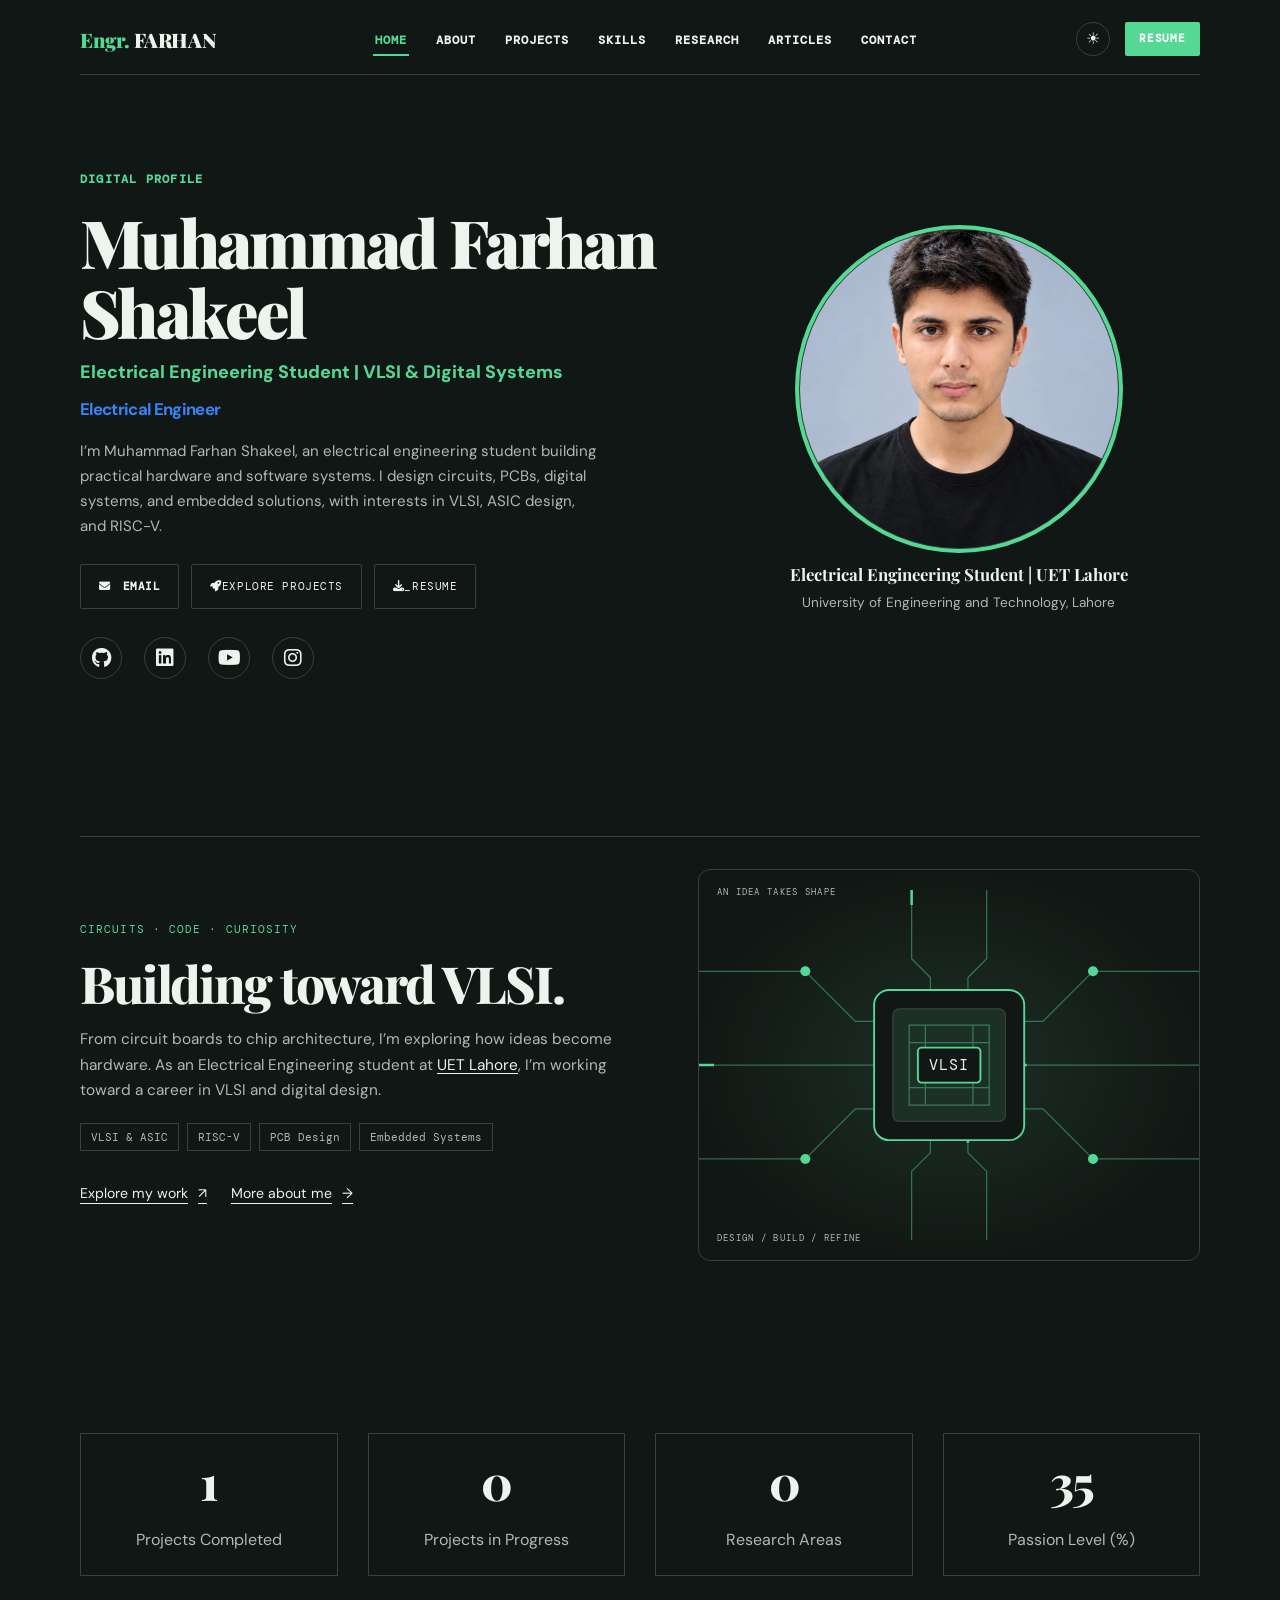
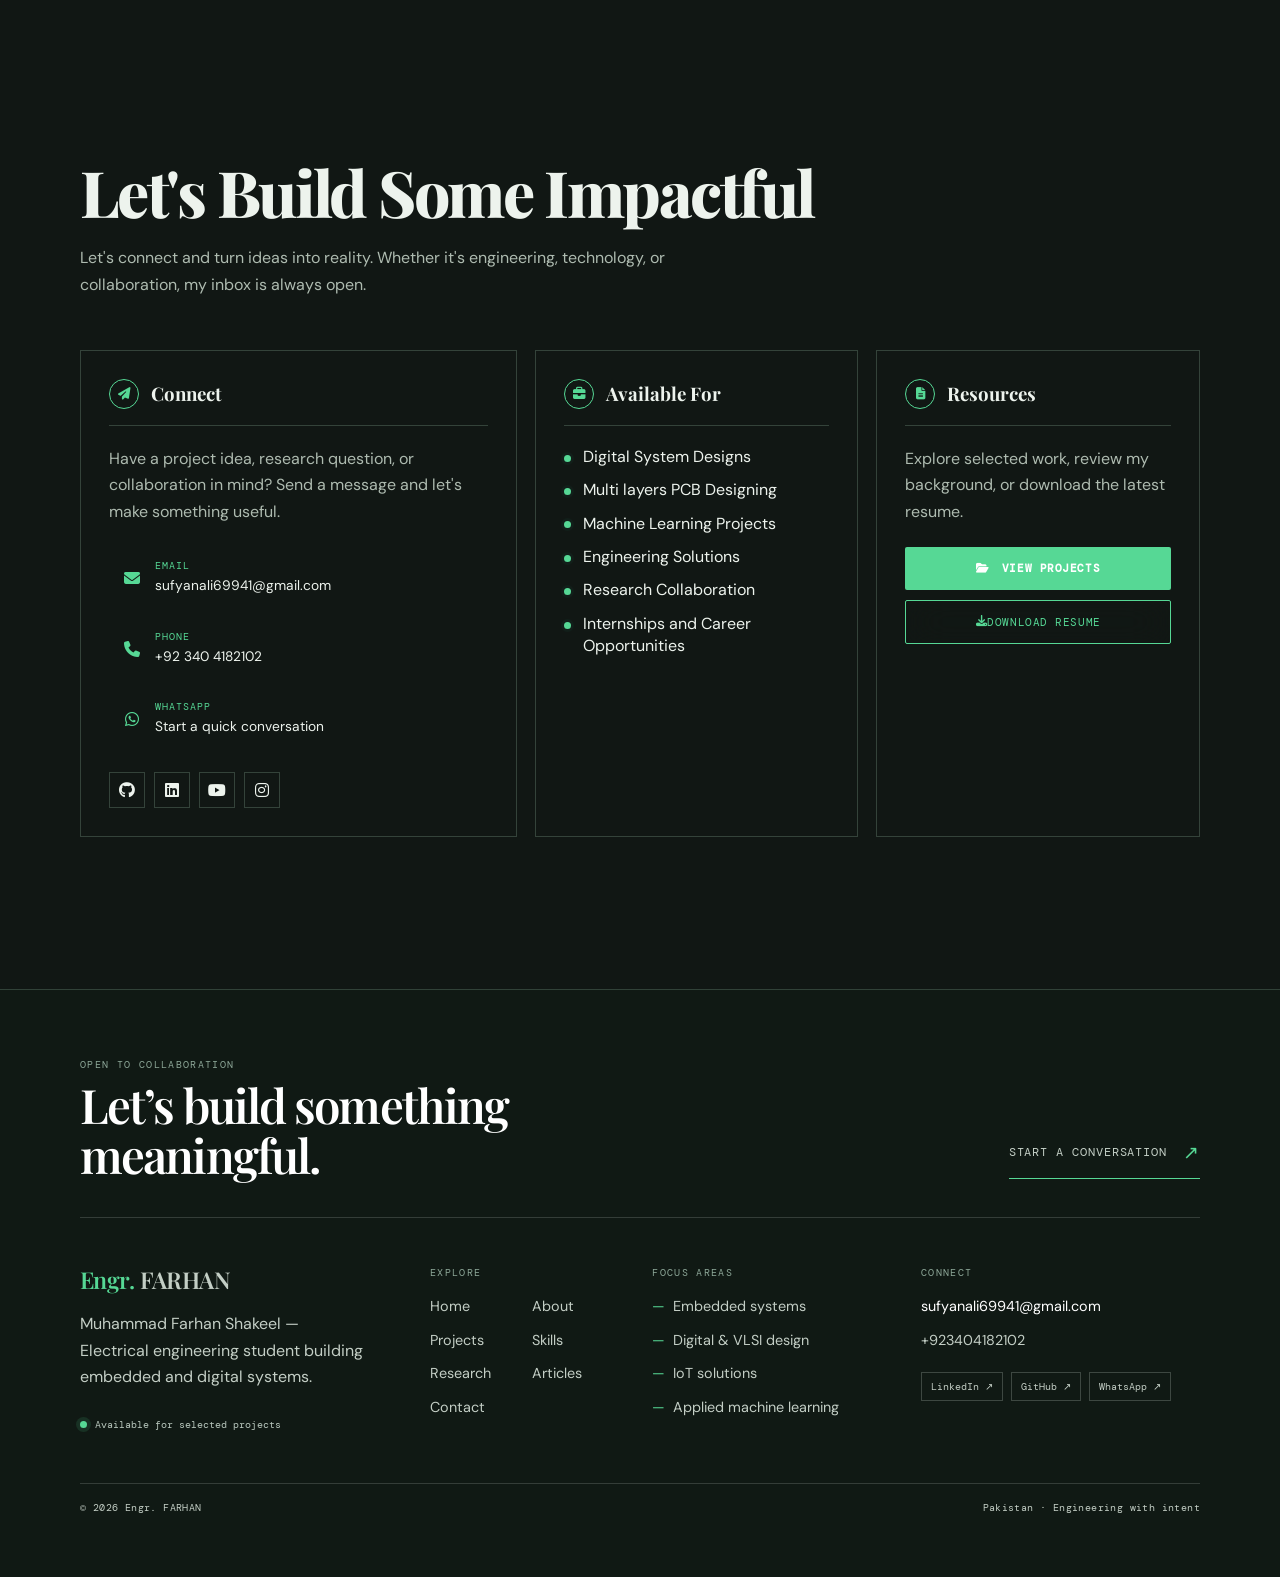
<file: index.html>
<!DOCTYPE html>
<html lang="en">

<head>

    <script>
        if (localStorage.getItem("portfolio-theme") !== "light") document.documentElement.classList.add("dark-mode-preload");
    </script>

    <meta charset="UTF-8">
    <meta name="google-site-verification" content="qqjpkeeyX_qqQIopA4joyQznKBL8leVOymi5o7tUM9U" />

    <link rel="preload" as="image" href="assets/images/profile/profile.webp" fetchpriority="high">

    <meta http-equiv="X-UA-Compatible" content="IE=edge">

    <meta name="viewport"
          content="width=device-width, initial-scale=1.0">

    <title>Muhammad Farhan Shakeel | Electrical Engineering Portfolio</title>
    <meta name="description" content="Muhammad Farhan Shakeel is an electrical engineering student focused on VLSI, digital systems, embedded systems, and PCB design.">
    <meta name="author" content="Muhammad Farhan Shakeel">
    <meta name="robots" content="index, follow, max-image-preview:large">
    <meta property="og:type" content="profile">
    <meta property="og:site_name" content="Muhammad Farhan Shakeel">
    <meta property="og:title" content="Muhammad Farhan Shakeel | Electrical Engineering Portfolio">
    <meta property="og:description" content="Electrical engineering portfolio featuring VLSI, digital systems, embedded systems, and PCB design work.">
    <meta name="twitter:card" content="summary_large_image">
    <meta name="twitter:title" content="Muhammad Farhan Shakeel | Electrical Engineering Portfolio">
    <meta name="twitter:description" content="Electrical engineering portfolio featuring VLSI, digital systems, embedded systems, and PCB design work.">


    <!-- Fonts -->

    <link rel="preconnect"
          href="https://fonts.googleapis.com">

    <link rel="preconnect"
          href="https://fonts.gstatic.com"
          crossorigin>

    <link href="https://fonts.googleapis.com/css2?family=Inter:wght@300;400;500;600;700;800;900&display=swap"
          rel="stylesheet">

    <!-- Icons -->

    <link rel="stylesheet"
          href="https://cdnjs.cloudflare.com/ajax/libs/font-awesome/6.6.0/css/all.min.css">

    <!-- CSS -->
<link rel="stylesheet" href="assets/css/variables.css">
<link rel="stylesheet" href="assets/css/base.css">
<link rel="stylesheet" href="assets/css/navbar.css">
<link rel="stylesheet" href="assets/css/hero.css">
<link rel="stylesheet" href="assets/css/projects.css">
<link rel="stylesheet" href="assets/css/project-page.css">
<link rel="stylesheet" href="assets/css/animations.css">
<link rel="stylesheet" href="assets/css/responsive.css">
<link rel="stylesheet" href="assets/css/reference-theme.css">

    <script type="application/ld+json">
{
  "@context": "https://schema.org",
  "@graph": [
    {
      "@type": "ProfilePage",
      "@id": "https://farhanshakeel-ee.netlify.app/#profile",
      "mainEntity": {
        "@id": "https://farhanshakeel-ee.netlify.app/#person"
      },
      "url": "https://farhanshakeel-ee.netlify.app/",
      "name": "Muhammad Farhan Shakeel | Electrical Engineering Portfolio",
      "isPartOf": {
        "@id": "https://farhanshakeel-ee.netlify.app/#website"
      }
    },
    {
      "@type": "Person",
      "@id": "https://farhanshakeel-ee.netlify.app/#person",
      "name": "Muhammad Farhan Shakeel",
      "alternateName": "Farhan Shakeel",
      "jobTitle": "Electrical Engineer",
      "description": "Muhammad Farhan Shakeel is an electrical engineering student focused on VLSI, digital systems, embedded systems, and PCB design.",
      "sameAs": [
        "https://github.com/farhan-shakeel-ee",
        "https://www.linkedin.com/in/farhanshakeel-ee/"
      ],
      "knowsAbout": [
        "Electrical Engineering",
        "VLSI",
        "PCB Design",
        "Embedded Systems",
        "Digital Systems"
      ],
      "url": "https://farhanshakeel-ee.netlify.app/",
      "image": "https://farhanshakeel-ee.netlify.app/assets/images/profile/profile.webp"
    },
    {
      "@type": "WebSite",
      "@id": "https://farhanshakeel-ee.netlify.app/#website",
      "url": "https://farhanshakeel-ee.netlify.app/",
      "name": "Muhammad Farhan Shakeel",
      "publisher": {
        "@id": "https://farhanshakeel-ee.netlify.app/#person"
      }
    }
  ]
}
    </script>
    <link rel="canonical" href="https://farhanshakeel-ee.netlify.app/">
    <meta property="og:url" content="https://farhanshakeel-ee.netlify.app/">
    <meta property="og:image" content="https://farhanshakeel-ee.netlify.app/assets/images/profile/profile.webp">
    <meta property="og:image:alt" content="Muhammad Farhan Shakeel, electrical engineering portfolio">
    <meta name="twitter:image" content="https://farhanshakeel-ee.netlify.app/assets/images/profile/profile.webp">
    <meta name="twitter:image:alt" content="Muhammad Farhan Shakeel, electrical engineering portfolio">
</head>

<body class="home-page">

    <!-- Loading Screen -->

    <div id="loader"></div>

    <!-- Animated Background -->

    <div class="background-animation"></div>

    <!-- Cursor -->

    <div class="progress-bar"></div>

    <!-- ========================= -->
    <!-- Navigation -->
    <!-- ========================= -->


      <header>

    <nav class="navbar">

        <a href="index.html" class="logo"><span class="brand-prefix">Engr.</span> FARHAN</a>

        <ul class="nav-links">

            <li><a class="active" href="index.html">Home</a></li>

            <li><a href="about.html">About</a></li>

            <li><a href="projects.html">Projects</a></li>

            <li><a href="skills.html">Skills</a></li>

            <li><a href="research.html">Research</a></li>

            <li><a href="contact.html">Contact</a></li>

        </ul>

        <div class="nav-right">
            <a href="assets/resume/resume.pdf"
               class="resume-btn">Resume
            </a>
        </div>

        <div class="menu-btn" aria-label="Open navigation menu">
            <i class="fa-solid fa-bars"></i>
        </div>
    </nav>

</header>

<div class="overlay"></div>

<nav class="mobile-nav">

    <ul>

        <li><a href="index.html">Home</a></li>

        <li><a href="about.html">About</a></li>

        <li><a href="projects.html">Projects</a></li>

        <li><a href="skills.html">Skills</a></li>

        <li><a href="research.html">Research</a></li>

        <li><a href="contact.html">Contact</a></li>

    </ul>

</nav>


   <!-- =====================================================
                    HERO SECTION
====================================================== -->

<section id="home" class="hero">

    <div class="container hero-container">

        <div class="hero-left">

            <div class="hero-badge">

                <i class="fa-solid fa-bolt"></i>

                <span>Digital Profile</span>

            </div>

            <h1>Muhammad Farhan Shakeel</h1>

            <p class="hero-intro">
                <span class="hero-identity">Electrical Engineering Student | VLSI &amp; Digital Systems</span>
            </p>

            <h2 class="typing-text">Electrical Engineer</h2>

            <p class="hero-description">
                I’m Muhammad Farhan Shakeel, an electrical engineering student building practical hardware and software systems.
                I design circuits, PCBs, digital systems, and embedded solutions,
                with interests in VLSI, ASIC design, and RISC-V.
            </p>

            <div class="hero-buttons">

                <a href="mailto:sufyanali69941@gmail.com" class="btn-primary">
                    <i class="fa-solid fa-envelope"></i>
                    Email
                </a>

                <a href="projects.html"
                   class="btn-secondary">

                    <i class="fa-solid fa-rocket"></i>

                    Explore Projects

                </a>

                <a href="assets/resume/resume.pdf"
                   class="btn-secondary">

                    <i class="fa-solid fa-download"></i>
                       _Resume
                </a>
            </div>

            <div class="hero-social">
                <a href="https://github.com/farhan-shakeel-ee">
                    <i class="fab fa-github"></i>
                </a>

                <a href="https://www.linkedin.com/in/farhanshakeel-ee/">
                    <i class="fab fa-linkedin"></i>
                </a>
                <a href="https://www.youtube.com/@EngineeringTechSton">

                    <i class="fab fa-youtube"></i>

                </a>

                <a href="https://www.instagram.com/farhanshakeel_ee/?hl=en">
                    <i class="fab fa-instagram"></i>
                </a>

            </div>

        </div>

        <div class="hero-right">

            <div class="profile-card">

                <img src="assets/images/profile/profile.webp"
                     alt="Muhammad Farhan Shakeel, electrical engineering student"
                     width="1086" height="1448"
                     fetchpriority="high"
                     loading="eager"
                     decoding="sync">

            </div>

            <div class="profile-caption">
                <strong>Electrical Engineering Student | UET Lahore</strong>
                <span>University of Engineering and Technology, Lahore</span>
            </div>

        </div>

    </div>

</section>
<section id="profile" aria-labelledby="profile-heading">
    <div class="container engineering-spotlight">
        <div class="engineering-copy">
            <span class="engineering-eyebrow">Circuits · Code · Curiosity</span>
            <h2 id="profile-heading">Building toward VLSI.</h2>
            <p>From circuit boards to chip architecture, I’m exploring how ideas become hardware.
                As an Electrical Engineering student at
                <a href="https://uet.edu.pk/" target="_blank" rel="noopener noreferrer">UET Lahore</a>,
                I’m working toward a career in VLSI and digital design.</p>
            <ul class="engineering-topics" aria-label="Engineering interests">
                <li>VLSI &amp; ASIC</li><li>RISC-V</li><li>PCB Design</li><li>Embedded Systems</li>
            </ul>
            <div class="engineering-links">
                <a href="projects.html">Explore my work <span aria-hidden="true">↗</span></a>
                <a href="about.html">More about me <span aria-hidden="true">→</span></a>
            </div>
        </div>
        <div class="chip-illustration" aria-hidden="true">
            <span class="chip-caption">AN IDEA TAKES SHAPE</span>
            <svg viewBox="0 0 400 280" fill="none" focusable="false">
                <g class="chip-traces">
                    <path d="M0 65H85L125 105H150 M0 140H150 M0 215H85L125 175H150
                             M400 65H315L275 105H250 M400 140H250 M400 215H315L275 175H250
                             M170 0V55L185 70V90 M230 0V55L215 70V90
                             M170 280V225L185 210V190 M230 280V225L215 210V190"/>
                </g>
                <g class="chip-signals">
                    <path d="M0 140H150 M250 140H400"/>
                    <path d="M170 0V55L185 70V90 M215 190V210L230 225V280"/>
                </g>
                <rect class="chip-package" x="140" y="80" width="120" height="120" rx="12"/>
                <rect class="chip-core" x="155" y="95" width="90" height="90" rx="5"/>
                <path class="chip-traces" d="M168 108H232V172H168Z M168 122H232 M168 158H232 M181 108V172 M219 108V172"/>
                <rect class="chip-package" x="175" y="126" width="50" height="28" rx="3"/>
                <text x="200" y="144" text-anchor="middle" class="chip-label">VLSI</text>
                <g class="chip-nodes"><circle cx="85" cy="65" r="4"/><circle cx="85" cy="215" r="4"/><circle cx="315" cy="65" r="4"/><circle cx="315" cy="215" r="4"/></g>
            </svg>
            <span class="chip-caption chip-caption-bottom">DESIGN / BUILD / REFINE</span>
        </div>
    </div>
</section>
<!--====================================
        QUICK STATS
=====================================-->

<section class="stats">

    <div class="container">

        <div class="stats-grid">

            <div class="stat-card">

                <h2 data-count="3">3</h2>

                <p>Projects Completed</p>

            </div>

            <div class="stat-card">

                <h2 data-count="2">2</h2>

                <p>Projects in Progress</p>

            </div>

            <div class="stat-card">

                <h2 data-count="2">2</h2>

                <p>Research Areas</p>

            </div>

            <div class="stat-card">

                <h2 data-count="100">100</h2>

                <p>Passion Level (%)</p>

            </div>

        </div>

    </div>

</section>

    <!-- ========================= -->
    <!-- Contact -->
    <!-- ========================= -->

    <section id="contact">

        <div class="container">

            <div class="section-title">

                <h2>Let's Build Some Impactful</h2>
                <p>
                    Let's connect and turn ideas into reality. Whether it's engineering, technology, or collaboration, my inbox is always open.

                </p>

            </div>

            <div class="contact-grid">

                <div class="contact-card contact-primary glass-card">

                    <div class="skill-header">
                        <i class="fa-solid fa-paper-plane"></i>
                        <h3>Connect</h3>
                    </div>

                    <p class="contact-lead">
                        Have a project idea, research question, or collaboration in mind? Send a message and let's make something useful.
                    </p>

                    <div class="contact-links">
                        <a href="mailto:sufyanali69941@gmail.com">
                            <i class="fa-solid fa-envelope"></i>
                            <span><small>Email</small>sufyanali69941@gmail.com</span>
                        </a>
                        <a href="tel:+923404182102">
                            <i class="fa-solid fa-phone"></i>
                            <span><small>Phone</small>+92 340 4182102</span>
                        </a>
                        <a href="https://wa.me/923404182102" target="_blank" rel="noopener">
                            <i class="fa-brands fa-whatsapp"></i>
                            <span><small>WhatsApp</small>Start a quick conversation</span>
                        </a>
                    </div>

                    <div class="contact-socials">
                        <a href="https://github.com/farhan-shakeel-ee" target="_blank" rel="noopener" aria-label="GitHub">
                            <i class="fab fa-github"></i>
                        </a>
                        <a href="https://www.linkedin.com/in/farhanshakeel-ee/" target="_blank" rel="noopener" aria-label="LinkedIn">
                            <i class="fab fa-linkedin"></i>
                        </a>
                        <a href="https://www.youtube.com/@EngineeringTechSton" target="_blank" rel="noopener" aria-label="YouTube">
                            <i class="fab fa-youtube"></i>
                        </a>
                        <a href="https://www.instagram.com/farhanshakeel_ee/?hl=en" target="_blank" rel="noopener" aria-label="Instagram">
                            <i class="fab fa-instagram"></i>
                        </a>
                    </div>

                </div>

                <div class="contact-card available-card glass-card">

                    <div class="skill-header">
                        <i class="fa-solid fa-briefcase"></i>
                        <h3>Available For</h3>
                    </div>

                    <ul class="available-list">
                        <li>Digital System Designs</li>
                        <li>Multi layers PCB Designing</li>
                        <li>Machine Learning Projects</li>
                        <li>Engineering Solutions </li>
                        <li>Research Collaboration</li>
                        <li>Internships and Career Opportunities</li>
                    </ul>

                </div>

                <div class="contact-card resources-card glass-card">

                    <div class="skill-header">
                        <i class="fa-solid fa-file-lines"></i>
                        <h3>Resources</h3>
                    </div>

                    <p>Explore selected work, review my background, or download the latest resume.</p>

                    <div class="resource-actions">
                        <a href="projects.html" class="btn-primary">
                            <i class="fa-solid fa-folder-open"></i>
                            View Projects
                        </a>
                        <a href="assets/resume/resume.pdf" class="btn-secondary">
                            <i class="fa-solid fa-download"></i>
                            Download Resume
                        </a>
                    </div>

                </div>

            </div>

        </div>

    </section>

    <!-- Footer -->

    <footer style="padding: 1.5rem 0 2.5rem; text-align: center; color: var(--text-light);">

        <div class="container">
            <p style="margin: 0;">
                © 2026 Muhammad Farhan Shakeel. Built to showcase engineering work, research, and technical projects.
            </p>
        </div>

    </footer>
    <!-- JavaScript -->

       <script src="assets/js/app.js"></script>
</body>
</html>
</file>
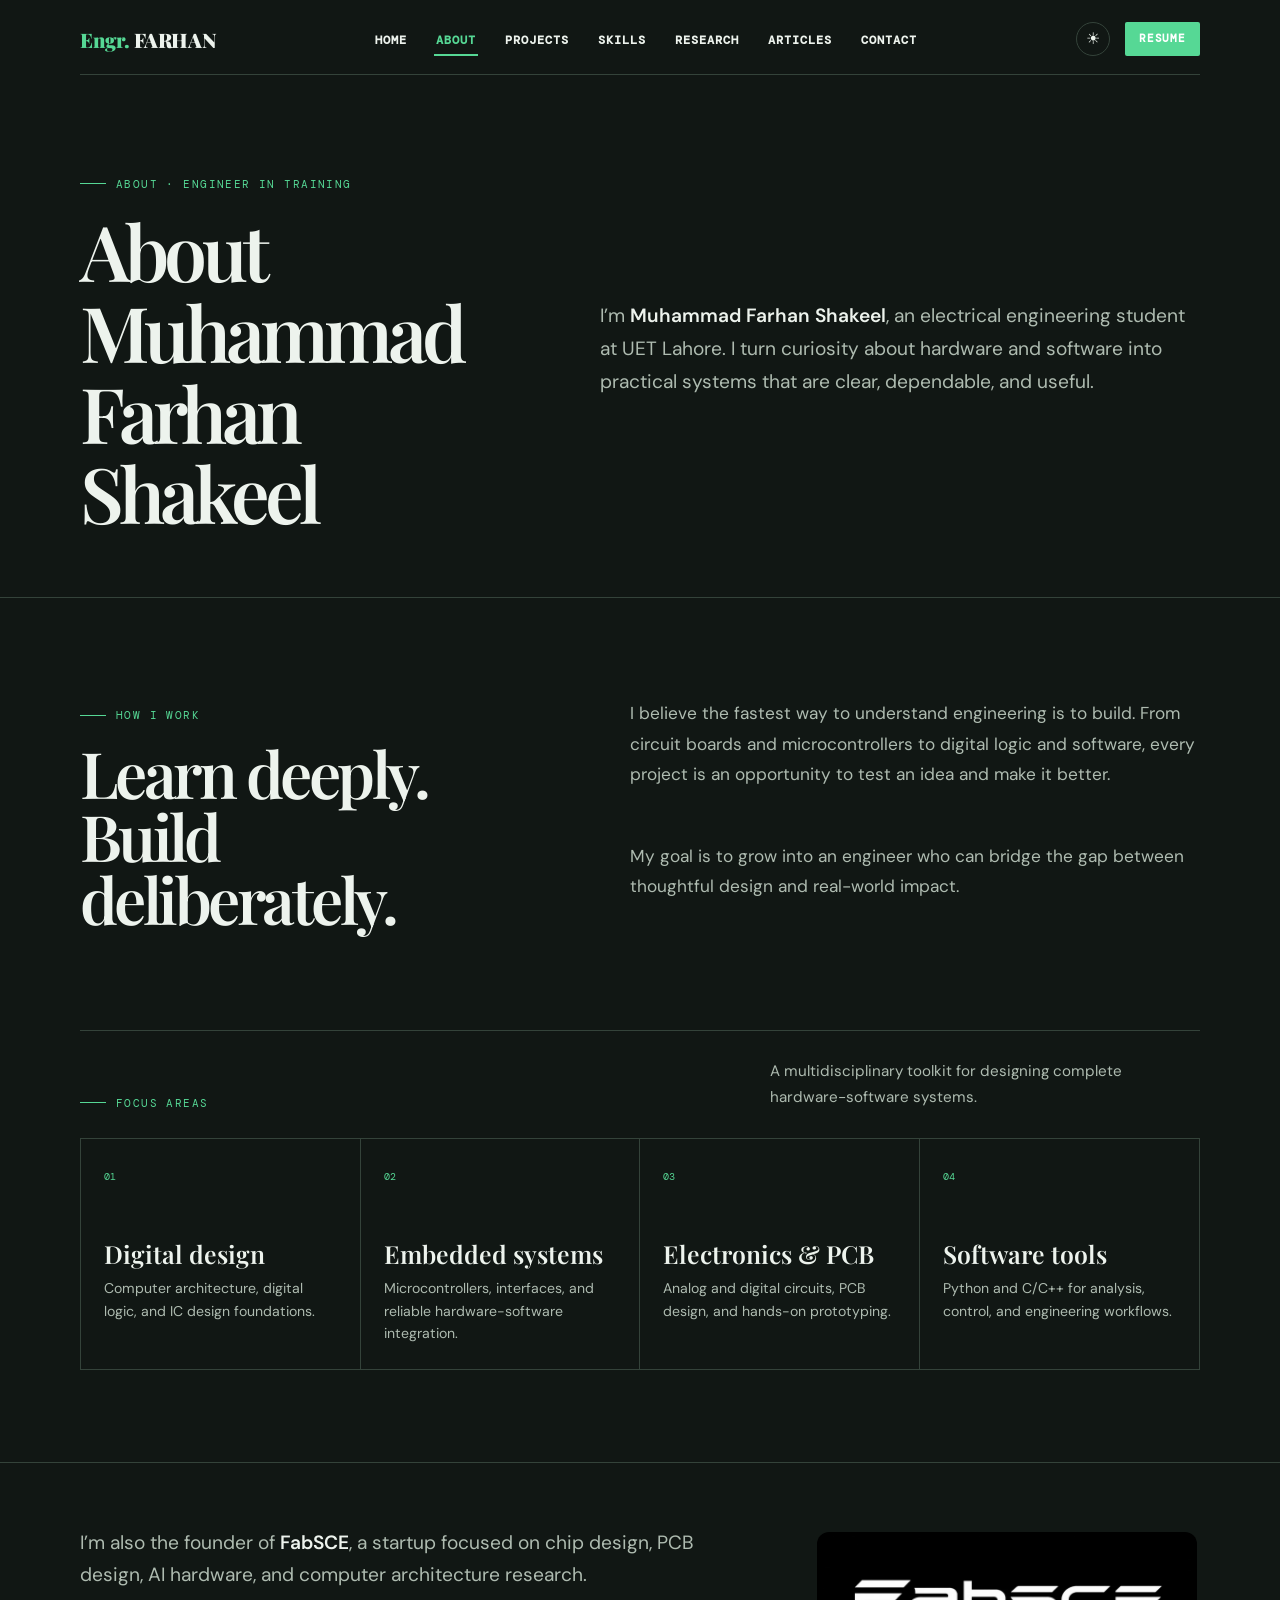
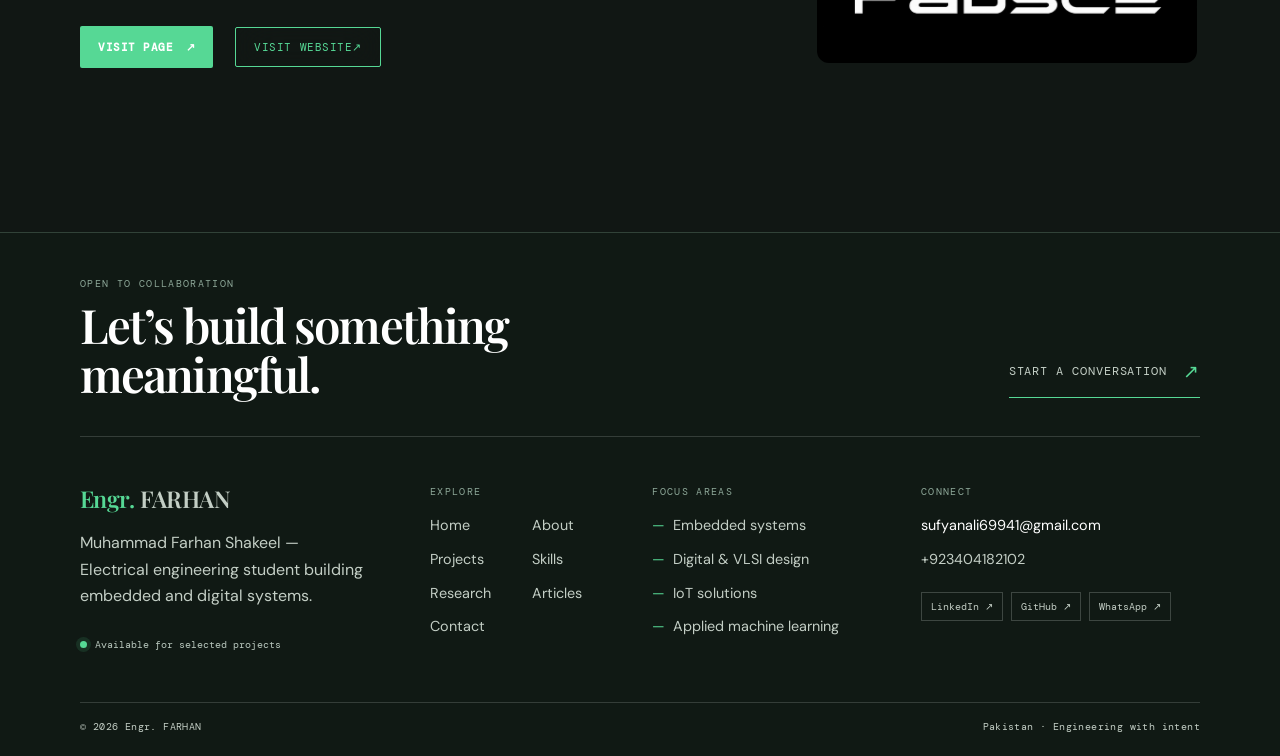
<file: about.html>
<!DOCTYPE html>
<html lang="en">

<head>

    <script>
        if (localStorage.getItem("portfolio-theme") !== "light") document.documentElement.classList.add("dark-mode-preload");
    </script>

    <meta charset="UTF-8">

    <meta
        name="viewport"
        content="width=device-width, initial-scale=1.0"
    >

    <title>About Muhammad Farhan Shakeel | Electrical Engineering Portfolio</title>
    <meta name="description" content="Learn about Muhammad Farhan Shakeel’s electrical engineering studies at UET Lahore and his work in circuits, digital systems, and embedded systems.">
    <meta name="author" content="Muhammad Farhan Shakeel">
    <meta name="robots" content="index, follow, max-image-preview:large">
    <meta property="og:type" content="profile">
    <meta property="og:site_name" content="Muhammad Farhan Shakeel">
    <meta property="og:title" content="About Muhammad Farhan Shakeel | Electrical Engineering Portfolio">
    <meta property="og:description" content="Learn about Muhammad Farhan Shakeel’s electrical engineering studies at UET Lahore and his work in circuits, digital systems, and embedded systems.">
    <meta name="twitter:card" content="summary_large_image">
    <meta name="twitter:title" content="About Muhammad Farhan Shakeel | Electrical Engineering Portfolio">
    <meta name="twitter:description" content="Learn about Muhammad Farhan Shakeel’s electrical engineering studies at UET Lahore and his work in circuits, digital systems, and embedded systems.">



    <!-- Google Fonts -->

    <link
        rel="preconnect"
        href="https://fonts.googleapis.com"
    >

    <link
        rel="preconnect"
        href="https://fonts.gstatic.com"
        crossorigin
    >

    <link
        href="https://fonts.googleapis.com/css2?family=Inter:wght@300;400;500;600;700;800;900&display=swap"
        rel="stylesheet"
    >


    <!-- Font Awesome -->

    <link
        rel="stylesheet"
        href="https://cdnjs.cloudflare.com/ajax/libs/font-awesome/6.6.0/css/all.min.css"
    >


    <!-- CSS Files -->

    <link
        rel="stylesheet"
        href="assets/css/variables.css"
    >

    <link
        rel="stylesheet"
        href="assets/css/base.css"
    >

    <link
        rel="stylesheet"
        href="assets/css/navbar.css"
    >

    <link
        rel="stylesheet"
        href="assets/css/animations.css"
    >

    <link
        rel="stylesheet"
        href="assets/css/responsive.css"
    >

    <link rel="stylesheet" href="assets/css/reference-theme.css">
    <link rel="canonical" href="https://farhanshakeel-ee.netlify.app/about.html">
    <meta property="og:url" content="https://farhanshakeel-ee.netlify.app/about.html">
    <meta property="og:image" content="https://farhanshakeel-ee.netlify.app/assets/images/profile/profile.webp">
    <meta property="og:image:alt" content="Muhammad Farhan Shakeel, electrical engineering portfolio">
    <meta name="twitter:image" content="https://farhanshakeel-ee.netlify.app/assets/images/profile/profile.webp">
    <meta name="twitter:image:alt" content="Muhammad Farhan Shakeel, electrical engineering portfolio">
</head>


<body class="about-page">


    <!-- ==============================
            LOADING SCREEN
    =============================== -->

    <div id="loader"></div>


    <!-- ==============================
            BACKGROUND
    =============================== -->

    <div class="background-animation"></div>


    <!-- ==============================
                HEADER
    =============================== -->

    <header>

        <nav class="navbar">


            <!-- Logo -->

            <a
                href="index.html"
                class="logo"
            ><span class="brand-prefix">Engr.</span> FARHAN</a>


            <!-- Desktop Navigation -->

            <ul class="nav-links">

                <li>
                    <a href="index.html">
                        Home
                    </a>
                </li>

                <li>
                    <a
                        class="active"
                        href="about.html"
                    >
                        About
                    </a>
                </li>

                <li>
                    <a href="projects.html">
                        Projects
                    </a>
                </li>

                <li>
                    <a href="skills.html">
                        Skills
                    </a>
                </li>

                <li>
                    <a href="research.html">
                        Research
                    </a>
                </li>

                <li>
                    <a href="contact.html">
                        Contact
                    </a>
                </li>

            </ul>


            <!-- Resume Button -->

            <div class="nav-right">

                <a
                    href="assets/resume/resume.pdf"
                    class="resume-btn"
                >
                    Resume
                </a>

            </div>


            <!-- Mobile Menu Button -->

            <div class="menu-btn">

                <i class="fa-solid fa-bars"></i>

            </div>

        </nav>

    </header>


    <!-- ==============================
            MOBILE NAVIGATION
    =============================== -->

    <div class="overlay"></div>


    <nav class="mobile-nav">

        <ul>

            <li>
                <a href="index.html">
                    Home
                </a>
            </li>

            <li>
                <a href="about.html">
                    About
                </a>
            </li>

            <li>
                <a href="projects.html">
                    Projects
                </a>
            </li>

            <li>
                <a href="skills.html">
                    Skills
                </a>
            </li>

            <li>
                <a href="research.html">
                    Research
                </a>
            </li>

            <li>
                <a href="contact.html">
                    Contact
                </a>
            </li>

        </ul>

    </nav>


    <!-- ==============================
                MAIN CONTENT
    =============================== -->

    <main>

        <section>

            <div class="container">


                <!-- ==============================
                        ABOUT SECTION
                =============================== -->

                <div class="section-title">

                    <span>
                        About
                    </span>

                    <h2>
                        About Muhammad Farhan Shakeel
                    </h2>

                    <p>

                        Hello! I'm
                        <strong>
                            Muhammad Farhan Shakeel
                        </strong>,

                        an electrical engineering student at the
                        University of Engineering and Technology,
                        Lahore, with a passion for designing,
                        building, and learning new technologies.

                        My interests lie in <span style="font-weight: bolder; font-style: italic;">IC Design, Analog and Digital Circuits Design, PCB Design, 
                        Python programming, C/C++,
                        Microprocessors, and Embedded Systems,</span>
                        where I enjoy combining hardware and software
                        to create practical engineering solutions.

                        <br>
                        <br>

                        I believe the best way to learn is by building
                        real projects.

                        Whether designing printed circuit boards,
                        programming microcontrollers, or developing
                        embedded applications, I'm always eager to
                        improve my technical skills and explore new
                        challenges.

                        My goal is to become a skilled engineer who
                        develops innovative solutions that solve
                        real-world problems.

                    </p>

                </div>


                <!-- ==============================
                        SKILLS / INFO GRID
                =============================== -->

                <div class="skills-grid">


                    <!-- Personal Information -->

                    <div class="skill-category glass-card">

                        <div class="skill-header">

                            <i class="fa-solid fa-brain"></i>

                            <h3>
                                Personal Info
                            </h3>

                        </div>


                        <div>
                            <strong>
                                Name:
                            </strong>

                            Muhammad Farhan Shakeel
                        </div>


                        <div>
                            <strong>
                                Age:
                            </strong>

                            20
                        </div>


                        <div>
                            <strong>
                                Gender:
                            </strong>

                            Male
                        </div>


                        <div>
                            <strong>
                                Focus:
                            </strong>

                            Computer Architecture & Embedded Systems
                        </div>


                        <div>
                            <strong>
                                Country:
                            </strong>

                            Pakistan
                        </div>

                    </div>


                    <!-- Interests -->

                    <div class="skill-category glass-card">

                        <div class="skill-header">

                            <i class="fa-solid fa-lightbulb"></i>

                            <h3>
                                Interests
                            </h3>

                        </div>

                        <p>

                            I'm passionate about PCB Design,
                            Python programming, C/C++,
                            Microprocessors, and Embedded Systems.

                            I enjoy exploring new technologies,
                            solving engineering challenges,
                            and building projects that combine
                            hardware and software.

                        </p>

                    </div>

                </div>

            </div>

        </section>

        <section class="about-hero-section">
            <div class="container about-hero-grid">
                <div class="about-introduction">
                    <div class="about-introduction-heading">
                        <span class="about-eyebrow">About · Engineer in training</span>
                        <h1>About Muhammad Farhan Shakeel</h1>
                    </div>
                    <p class="about-lead">I’m <strong>Muhammad Farhan Shakeel</strong>, an electrical engineering student at UET Lahore. I turn curiosity about hardware and software into practical systems that are clear, dependable, and useful.</p>
                </div>
            </div>
        </section>

        <section class="about-story-section">
            <div class="container about-story-grid">
                <div><span class="about-eyebrow">How I work</span><h2>Learn deeply.<br>Build deliberately.</h2></div>
                <div class="about-story-copy"><p>I believe the fastest way to understand engineering is to build. From circuit boards and microcontrollers to digital logic and software, every project is an opportunity to test an idea and make it better.</p><p>My goal is to grow into an engineer who can bridge the gap between thoughtful design and real-world impact.</p></div>
            </div>
        </section>

        <section class="about-focus-section">
            <div class="container">
                <div class="about-section-heading"><span class="about-eyebrow">Focus areas</span><p>A multidisciplinary toolkit for designing complete hardware-software systems.</p></div>
                <div class="about-focus-grid">
                    <article><span>01</span><h3>Digital design</h3><p>Computer architecture, digital logic, and IC design foundations.</p></article>
                    <article><span>02</span><h3>Embedded systems</h3><p>Microcontrollers, interfaces, and reliable hardware-software integration.</p></article>
                    <article><span>03</span><h3>Electronics &amp; PCB</h3><p>Analog and digital circuits, PCB design, and hands-on prototyping.</p></article>
                    <article><span>04</span><h3>Software tools</h3><p>Python and C/C++ for analysis, control, and engineering workflows.</p></article>
                </div>
            </div>
        </section>

        <section class="about-startup-section" aria-label="FabSCE startup">
            <div class="container about-startup-grid">
                <div class="about-startup-copy">
                    <p class="about-lead">I’m also the founder of <strong>FabSCE</strong>, a startup focused on chip design, PCB design, AI hardware, and computer architecture research.</p>
                    <div class="about-actions">
                        <a class="btn-primary" href="https://www.linkedin.com/company/fabsce" target="_blank" rel="noopener noreferrer">Visit Page <span aria-hidden="true">↗</span></a>
                        <!-- Website URL pending. -->
                        <button class="btn-secondary" type="button" disabled>Visit Website <span aria-hidden="true">↗</span></button>
                    </div>
                </div>
                <figure class="about-startup-logo">
                    <img src="assets/images/FabSCE.jpeg" alt="FabSCE startup logo" loading="lazy" decoding="async">
                </figure>
            </div>
        </section>

    </main>


    <!-- JavaScript -->

    <script src="assets/js/app.js"></script>

</body>

</html>
</file>
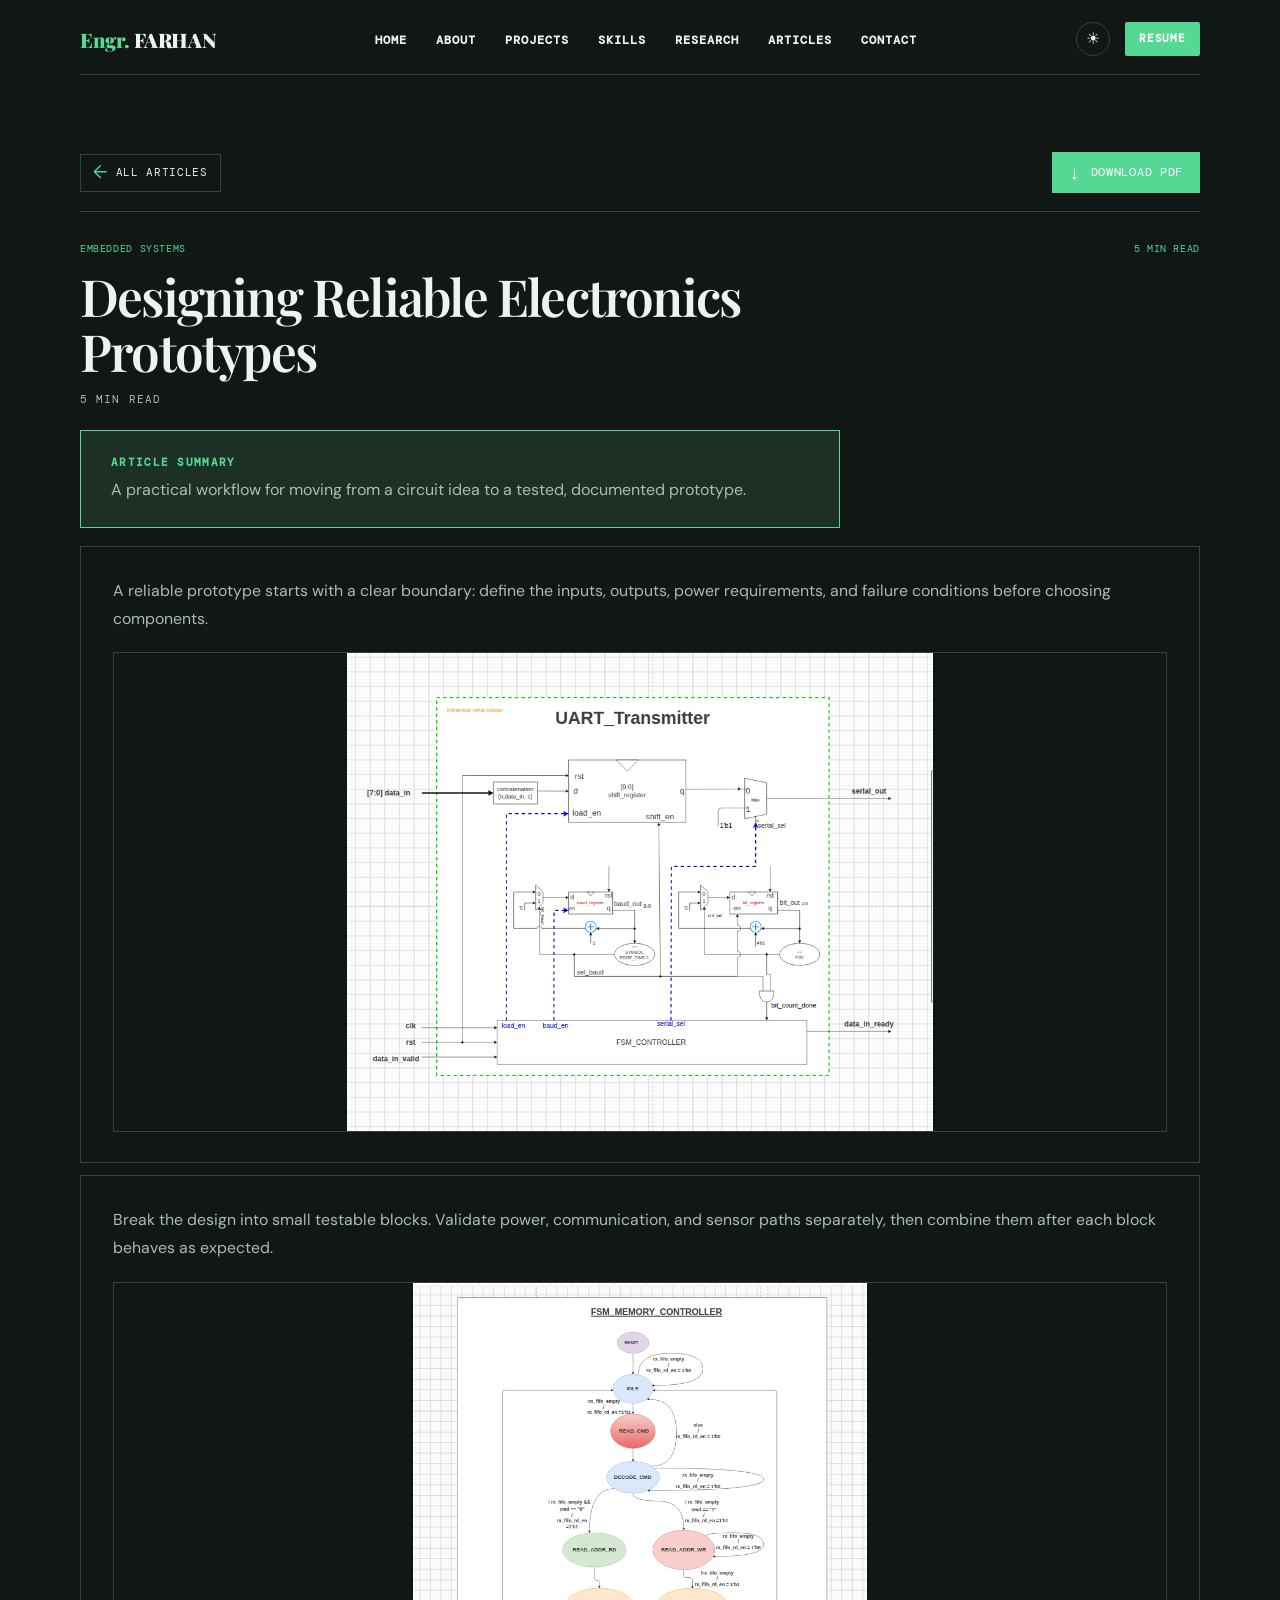
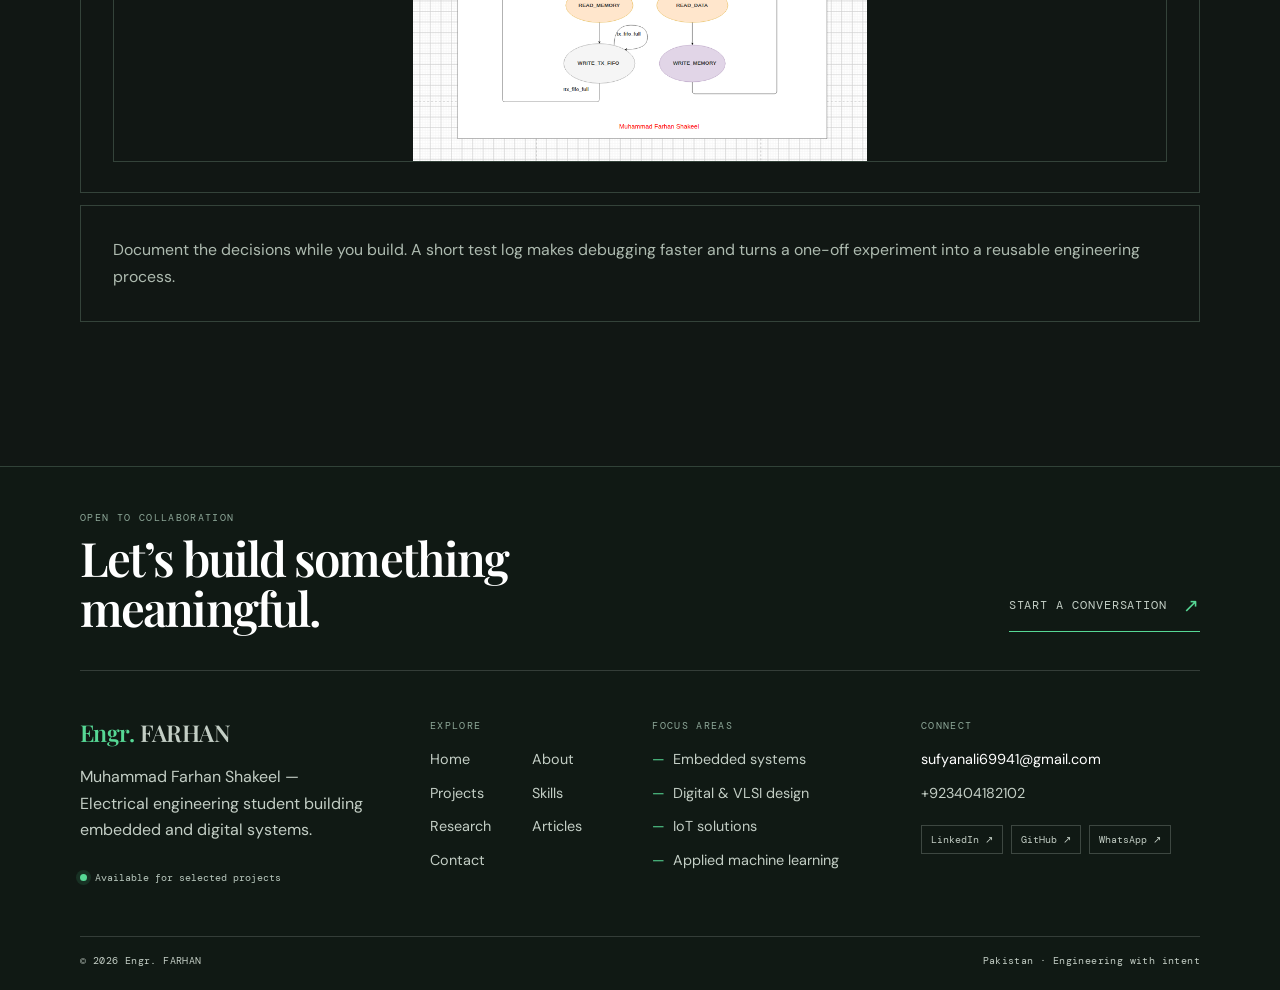
<file: article.html>
<!DOCTYPE html>
<html lang="en">

<head>
    <script src="assets/js/early-media.js"></script>

    <script>
        if (localStorage.getItem("portfolio-theme") !== "light") document.documentElement.classList.add("dark-mode-preload");
    </script>

    <meta charset="utf-8">

    <meta
        name="viewport"
        content="width=device-width, initial-scale=1"
    >

    <title>
        Article | Farhan Portfolio
    </title>


    <!-- CSS Files -->

    <link
        rel="stylesheet"
        href="assets/css/variables.css"
    >

    <link
        rel="stylesheet"
        href="assets/css/base.css"
    >

    <link
        rel="stylesheet"
        href="assets/css/navbar.css"
    >

    <link
        rel="stylesheet"
        href="assets/css/responsive.css"
    >

    <!-- Loaded in the head to prevent the editorial layout from shifting after paint. -->
    <link rel="stylesheet" href="assets/css/reference-theme.css">
    <link rel="preload" href="assets/data/articles.json" as="fetch" crossorigin>
</head>


<body class="article-page">


    <!-- ==============================
                HEADER
    =============================== -->

    <header>

        <nav class="navbar">


            <!-- Logo -->

            <a
                class="logo"
                href="index.html"
            ><span class="brand-prefix">Engr.</span> FARHAN</a>


            <!-- Navigation Links -->

            <ul class="nav-links">
            </ul>


            <!-- Resume -->

            <div class="nav-right">

                <a
                    class="resume-btn"
                    href="assets/resume/resume.pdf"
                >
                    Resume
                </a>

            </div>


            <!-- Mobile Menu -->

            <div class="menu-btn">

                <i class="fa-solid fa-bars"></i>

            </div>

        </nav>

    </header>


    <!-- ==============================
            MOBILE NAVIGATION
    =============================== -->

    <div class="overlay"></div>


    <nav class="mobile-nav">

        <ul>
        </ul>

    </nav>


    <!-- ==============================
                MAIN CONTENT
    =============================== -->

    <main>

        <section>

            <div
                id="articleRoot"
                class="container article-reader"
            >
            </div>

        </section>

    </main>


    <!-- ==============================
                JAVASCRIPT
    =============================== -->

    <script src="assets/js/app.js"></script>

    <script src="assets/js/article.js"></script>

</body>

</html>
</file>
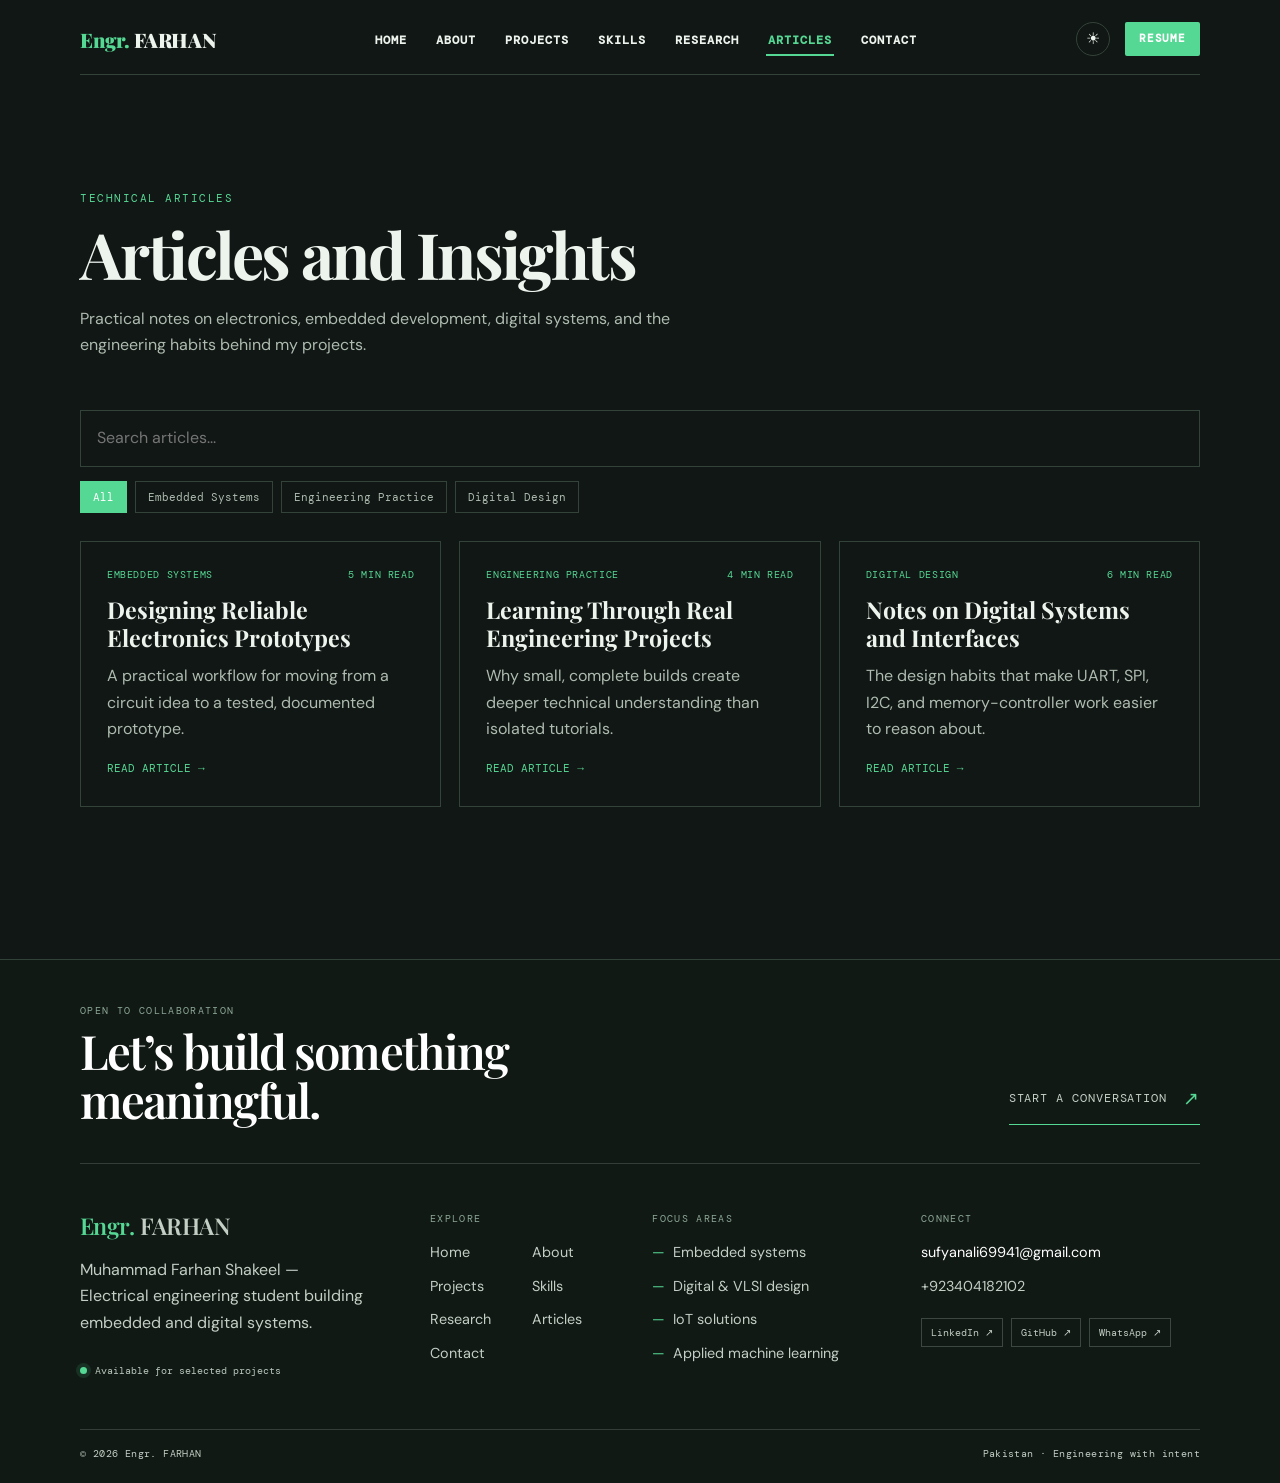
<file: articles.html>
<!doctype html>
<html lang="en">

<head>

    <script>
        if (localStorage.getItem("portfolio-theme") !== "light") document.documentElement.classList.add("dark-mode-preload");
    </script>
    <meta charset="utf-8">
    <meta name="viewport" content="width=device-width, initial-scale=1">

    <title>Engineering Articles | Muhammad Farhan Shakeel</title>
    <meta name="description" content="Read articles by Muhammad Farhan Shakeel on electronics prototypes, digital systems, and learning through practical engineering projects.">
    <meta name="author" content="Muhammad Farhan Shakeel">
    <meta name="robots" content="index, follow, max-image-preview:large">
    <meta property="og:type" content="website">
    <meta property="og:site_name" content="Muhammad Farhan Shakeel">
    <meta property="og:title" content="Engineering Articles | Muhammad Farhan Shakeel">
    <meta property="og:description" content="Read articles by Muhammad Farhan Shakeel on electronics prototypes, digital systems, and learning through practical engineering projects.">
    <meta name="twitter:card" content="summary_large_image">
    <meta name="twitter:title" content="Engineering Articles | Muhammad Farhan Shakeel">
    <meta name="twitter:description" content="Read articles by Muhammad Farhan Shakeel on electronics prototypes, digital systems, and learning through practical engineering projects.">


    <link rel="stylesheet" href="assets/css/variables.css">
    <link rel="stylesheet" href="assets/css/base.css">
    <link rel="stylesheet" href="assets/css/navbar.css">
    <link rel="stylesheet" href="assets/css/responsive.css">
    <link rel="stylesheet" href="assets/css/reference-theme.css">
    <link rel="preload" href="assets/data/articles.json" as="fetch" crossorigin>
    <link rel="canonical" href="https://farhanshakeel-ee.netlify.app/articles.html">
    <meta property="og:url" content="https://farhanshakeel-ee.netlify.app/articles.html">
    <meta property="og:image" content="https://farhanshakeel-ee.netlify.app/assets/images/profile/profile.webp">
    <meta property="og:image:alt" content="Muhammad Farhan Shakeel, electrical engineering portfolio">
    <meta name="twitter:image" content="https://farhanshakeel-ee.netlify.app/assets/images/profile/profile.webp">
    <meta name="twitter:image:alt" content="Muhammad Farhan Shakeel, electrical engineering portfolio">
</head>

<body>

    <header>
        <nav class="navbar">

            <a class="logo" href="index.html"><span class="brand-prefix">Engr.</span> FARHAN</a>

            <ul class="nav-links"></ul>

            <div class="nav-right">
                <a class="resume-btn" href="assets/resume/resume.pdf">
                    Resume
                </a>
            </div>

            <div class="menu-btn">
                <i class="fa-solid fa-bars"></i>
            </div>

        </nav>
    </header>

    <div class="overlay"></div>

    <nav class="mobile-nav">
        <ul></ul>
    </nav>

    <main>

        <section>

            <div class="container article-index">

                <div class="section-title">

                    <span>Technical Articles</span>

                    <h1>
                        Articles and Insights
                    </h1>

                    <p>
                        Practical notes on electronics, embedded development,
                        digital systems, and the engineering habits behind my projects.
                    </p>

                </div>

                <div class="article-toolbar">

                    <input
                        id="articleSearch"
                        type="search"
                        placeholder="Search articles..."
                    >

                    <div
                        id="articleFilters"
                        class="article-filters"
                    >

                        <button
                            class="active"
                            type="button"
                            data-article-filter="all"
                        >
                            All
                        </button>

                    </div>

                </div>

                <div
                    id="articleGrid"
                    class="article-grid"
                ></div>

            </div>

        </section>

    </main>

    <script src="assets/js/app.js"></script>
    <script src="assets/js/articles.js"></script>

</body>

</html>
</file>
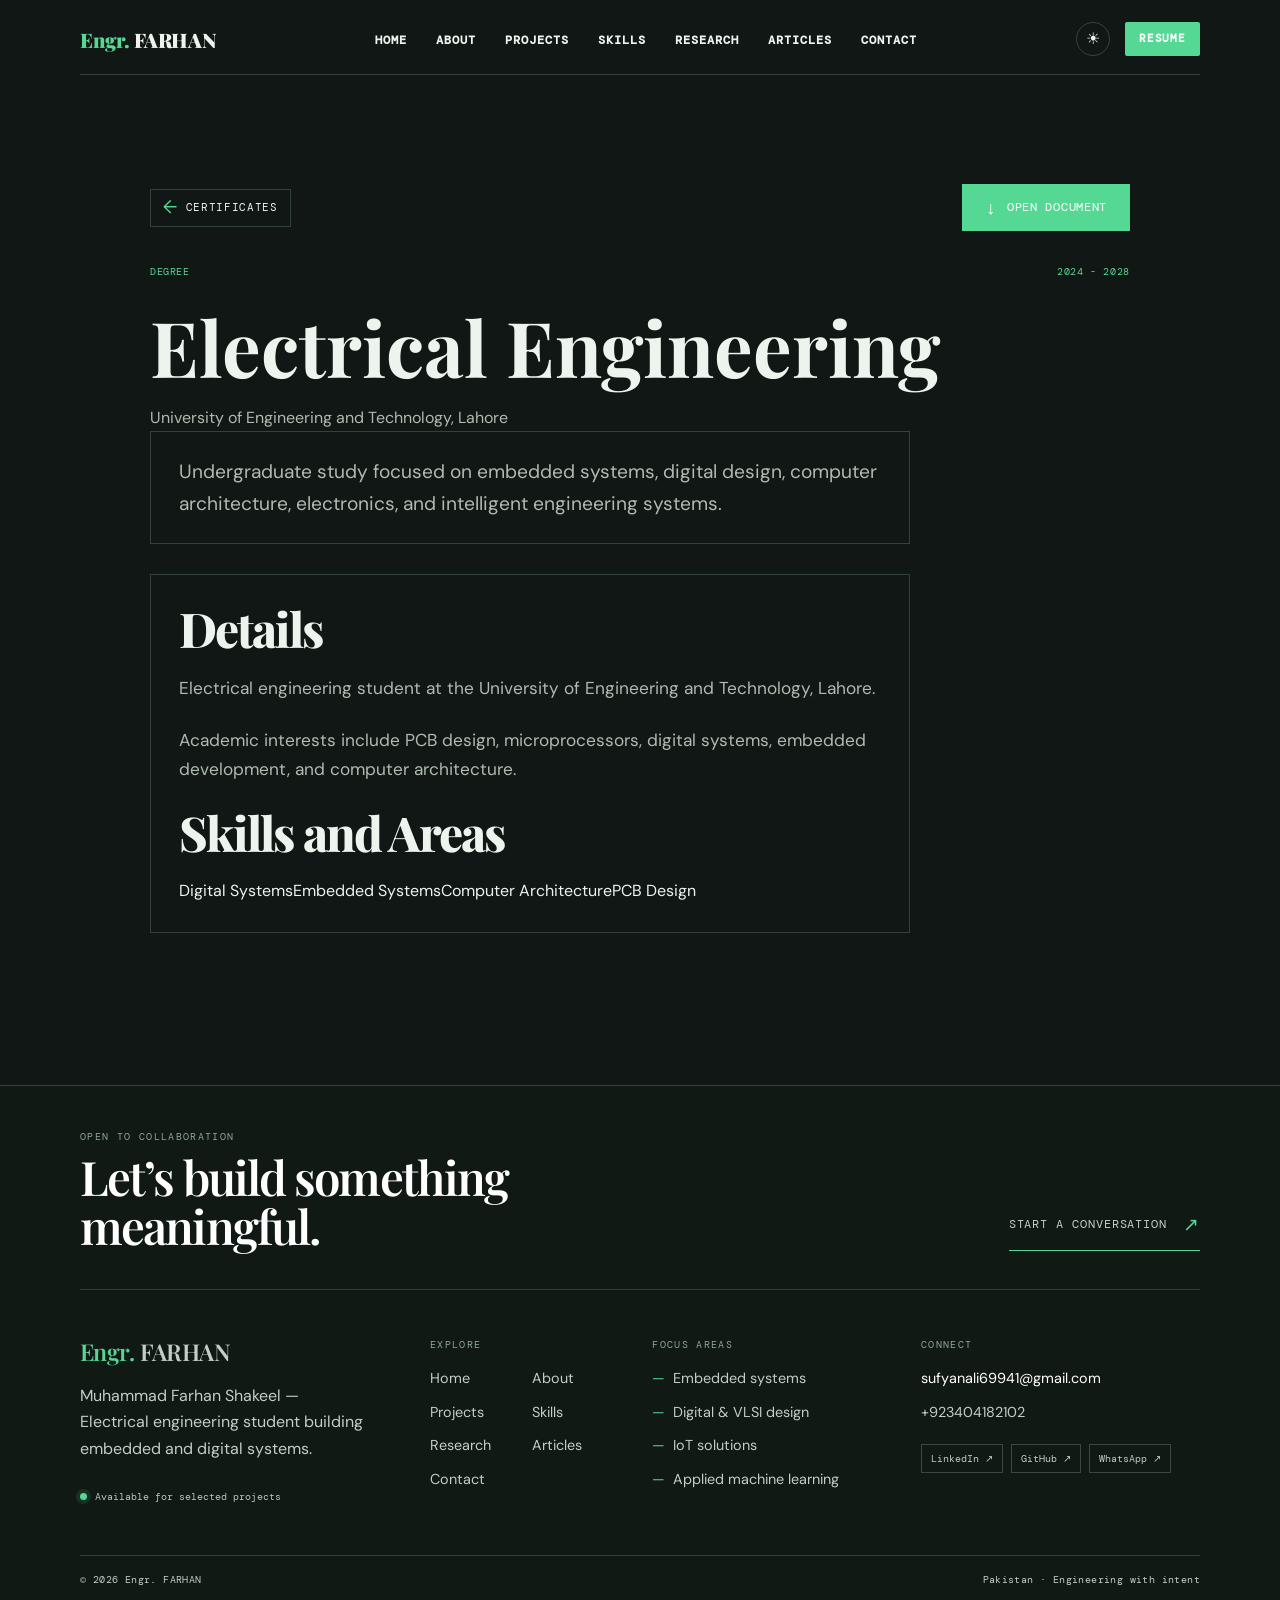
<file: certificate.html>
<!DOCTYPE html>
<html lang="en">
<head>
    <script>
        if (localStorage.getItem("portfolio-theme") !== "light") document.documentElement.classList.add("dark-mode-preload");
    </script>
    <meta charset="UTF-8">
    <meta name="viewport" content="width=device-width, initial-scale=1.0">
    <title>Certificate | Farhan Portfolio</title>
    <link rel="preconnect" href="https://fonts.googleapis.com">
    <link rel="preconnect" href="https://fonts.gstatic.com" crossorigin>
    <link href="https://fonts.googleapis.com/css2?family=Inter:wght@300;400;500;600;700;800;900&display=swap" rel="stylesheet">
    <link rel="stylesheet" href="assets/css/variables.css">
    <link rel="stylesheet" href="assets/css/base.css">
    <link rel="stylesheet" href="assets/css/navbar.css">
    <link rel="stylesheet" href="assets/css/responsive.css">
    <link rel="stylesheet" href="assets/css/reference-theme.css">
</head>
<body>
    <header>
        <nav class="navbar">
            <a class="logo" href="index.html"><span class="brand-prefix">Engr.</span> FARHAN</a>
            <ul class="nav-links"></ul>
            <div class="nav-right"><a class="resume-btn" href="assets/resume/resume.pdf">Resume</a></div>
            <div class="menu-btn"><i class="fa-solid fa-bars"></i></div>
        </nav>
    </header>
    <div class="overlay"></div>
    <nav class="mobile-nav"><ul></ul></nav>
    <main>
        <section>
            <div id="certificateRoot" class="container article-reader certificate-reader"></div>
        </section>
    </main>
    <script src="assets/js/app.js"></script>
    <script src="assets/js/certificate.js"></script>
</body>
</html>
</file>
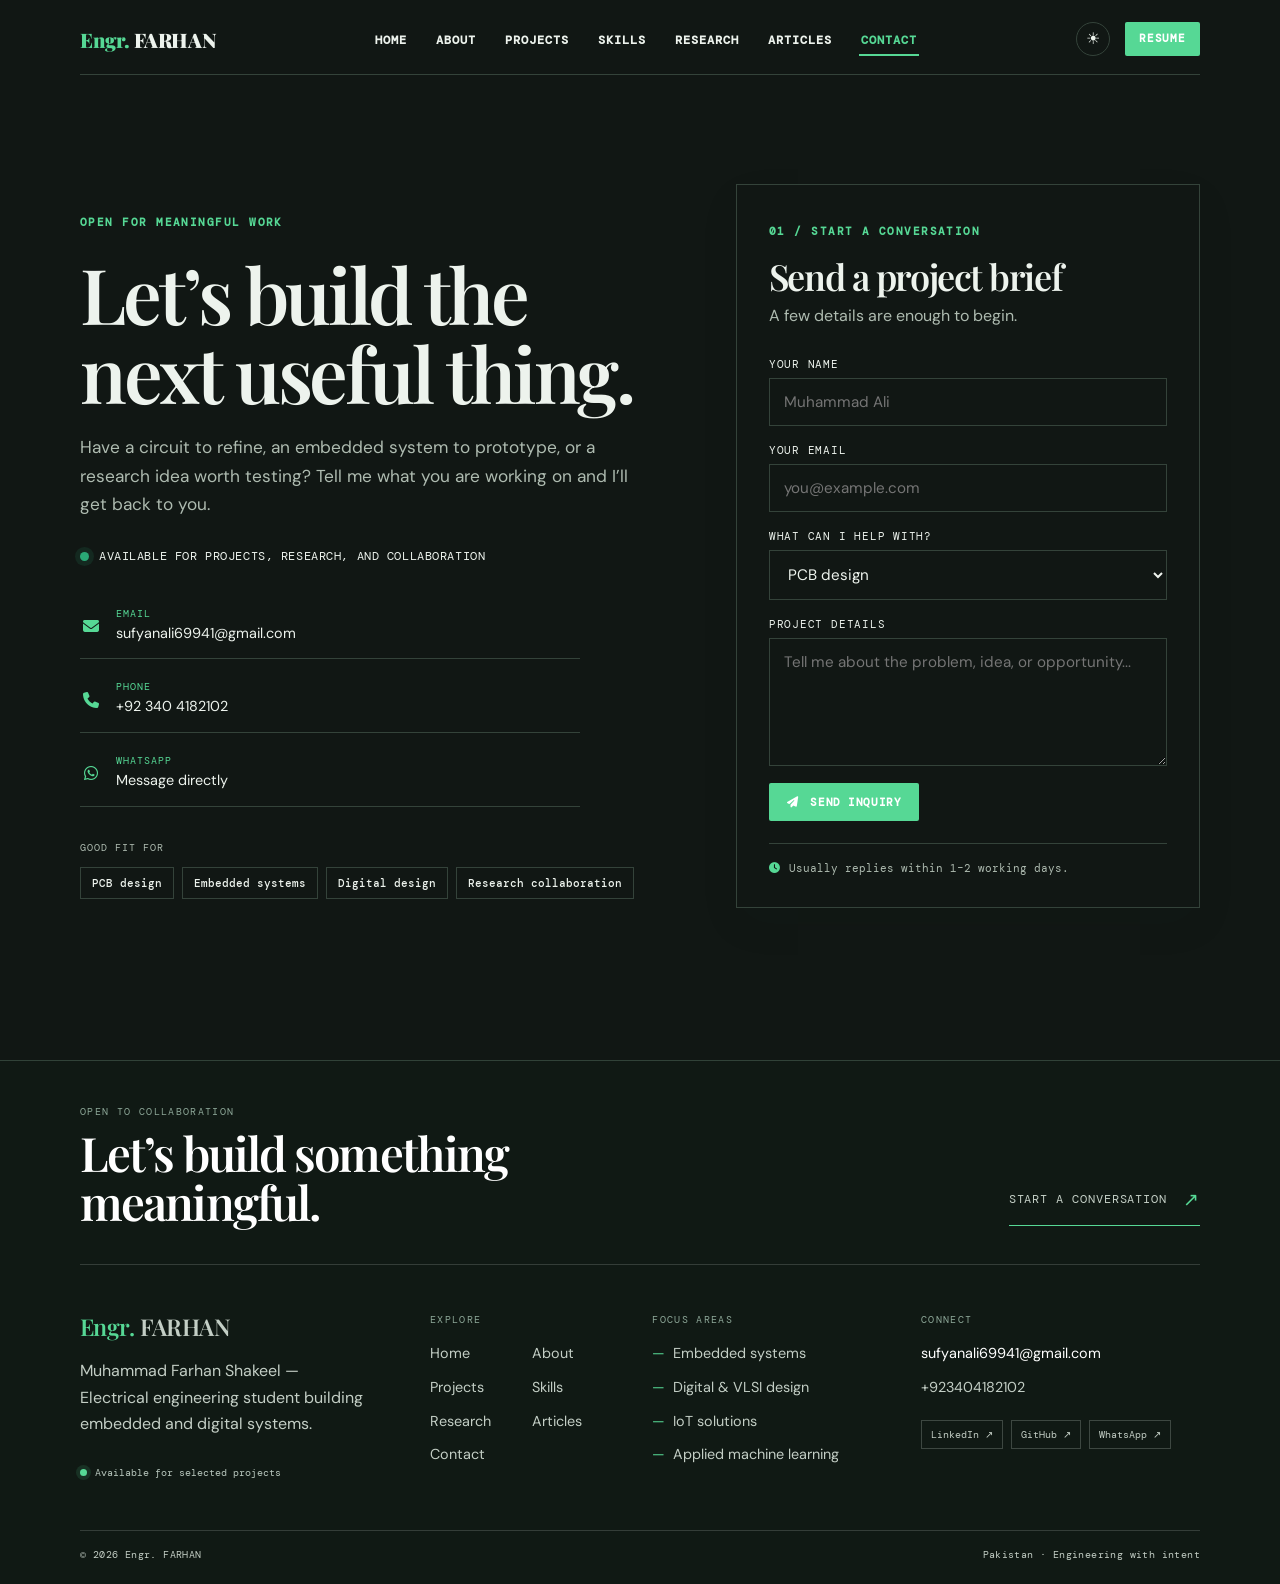
<file: contact.html>
<!DOCTYPE html>
<html lang="en">

<head>

    <script>
        if (localStorage.getItem("portfolio-theme") !== "light") document.documentElement.classList.add("dark-mode-preload");
    </script>

    <meta charset="UTF-8">

    <meta
        name="viewport"
        content="width=device-width, initial-scale=1.0"
    >

    <title>Contact Muhammad Farhan Shakeel | Electrical Engineering Portfolio</title>
    <meta name="description" content="Contact Muhammad Farhan Shakeel for engineering projects, research collaboration, internships, and professional opportunities.">
    <meta name="author" content="Muhammad Farhan Shakeel">
    <meta name="robots" content="index, follow, max-image-preview:large">
    <meta property="og:type" content="website">
    <meta property="og:site_name" content="Muhammad Farhan Shakeel">
    <meta property="og:title" content="Contact Muhammad Farhan Shakeel | Electrical Engineering Portfolio">
    <meta property="og:description" content="Contact Muhammad Farhan Shakeel for engineering projects, research collaboration, internships, and professional opportunities.">
    <meta name="twitter:card" content="summary_large_image">
    <meta name="twitter:title" content="Contact Muhammad Farhan Shakeel | Electrical Engineering Portfolio">
    <meta name="twitter:description" content="Contact Muhammad Farhan Shakeel for engineering projects, research collaboration, internships, and professional opportunities.">


    <link rel="preconnect" href="https://fonts.googleapis.com">

    <link
        rel="preconnect"
        href="https://fonts.gstatic.com"
        crossorigin
    >

    <link
        href="https://fonts.googleapis.com/css2?family=Inter:wght@300;400;500;600;700;800;900&display=swap"
        rel="stylesheet"
    >

    <link
        rel="stylesheet"
        href="https://cdnjs.cloudflare.com/ajax/libs/font-awesome/6.6.0/css/all.min.css"
    >

    <link
        rel="stylesheet"
        href="assets/css/variables.css"
    >

    <link
        rel="stylesheet"
        href="assets/css/base.css"
    >

    <link
        rel="stylesheet"
        href="assets/css/navbar.css"
    >

    <link
        rel="stylesheet"
        href="assets/css/animations.css"
    >

    <link
        rel="stylesheet"
        href="assets/css/responsive.css"
    >

    <link rel="stylesheet" href="assets/css/reference-theme.css">
    <link rel="canonical" href="https://farhanshakeel-ee.netlify.app/contact.html">
    <meta property="og:url" content="https://farhanshakeel-ee.netlify.app/contact.html">
    <meta property="og:image" content="https://farhanshakeel-ee.netlify.app/assets/images/profile/profile.webp">
    <meta property="og:image:alt" content="Muhammad Farhan Shakeel, electrical engineering portfolio">
    <meta name="twitter:image" content="https://farhanshakeel-ee.netlify.app/assets/images/profile/profile.webp">
    <meta name="twitter:image:alt" content="Muhammad Farhan Shakeel, electrical engineering portfolio">
</head>

<body>

    <div id="loader"></div>

    <div class="background-animation"></div>

    <header>

        <nav class="navbar">

            <a
                href="index.html"
                class="logo"
            ><span class="brand-prefix">Engr.</span> FARHAN</a>

            <ul class="nav-links">

                <li>
                    <a href="index.html">
                        Home
                    </a>
                </li>

                <li>
                    <a href="about.html">
                        About
                    </a>
                </li>

                <li>
                    <a href="projects.html">
                        Projects
                    </a>
                </li>

                <li>
                    <a href="skills.html">
                        Skills
                    </a>
                </li>

                <li>
                    <a href="research.html">
                        Research
                    </a>
                </li>

                <li>
                    <a
                        class="active"
                        href="contact.html"
                    >
                        Contact
                    </a>
                </li>

            </ul>

            <div class="nav-right">

                <a
                    href="assets/resume/resume.pdf"
                    class="resume-btn"
                >
                    Resume
                </a>

            </div>

            <div class="menu-btn">

                <i class="fa-solid fa-bars"></i>

            </div>

        </nav>

    </header>

    <div class="overlay"></div>

    <nav class="mobile-nav">

        <ul>

            <li>
                <a href="index.html">
                    Home
                </a>
            </li>

            <li>
                <a href="about.html">
                    About
                </a>
            </li>

            <li>
                <a href="projects.html">
                    Projects
                </a>
            </li>

            <li>
                <a href="skills.html">
                    Skills
                </a>
            </li>

            <li>
                <a href="research.html">
                    Research
                </a>
            </li>

            <li>
                <a href="contact.html">
                    Contact
                </a>
            </li>

        </ul>

    </nav>

    <main>
        <section class="contact-page-section">
            <div class="container contact-page-shell">
                <div class="contact-page-intro">
                    <span class="contact-kicker">Open for meaningful work</span>
                    <h1>Let’s build the next useful thing.</h1>
                    <p>Have a circuit to refine, an embedded system to prototype, or a research idea worth testing? Tell me what you are working on and I’ll get back to you.</p>

                    <div class="contact-status"><span></span> Available for projects, research, and collaboration</div>

                    <div class="contact-page-links">
                        <a href="mailto:sufyanali69941@gmail.com"><i class="fa-solid fa-envelope"></i><span><small>Email</small>sufyanali69941@gmail.com</span></a>
                        <a href="tel:+923404182102"><i class="fa-solid fa-phone"></i><span><small>Phone</small>+92 340 4182102</span></a>
                        <a href="https://wa.me/923404182102" target="_blank" rel="noopener"><i class="fa-brands fa-whatsapp"></i><span><small>WhatsApp</small>Message directly</span></a>
                    </div>

                    <div class="contact-service-list">
                        <span>Good fit for</span>
                        <strong>PCB design</strong>
                        <strong>Embedded systems</strong>
                        <strong>Digital design</strong>
                        <strong>Research collaboration</strong>
                    </div>
                </div>

                <div class="contact-page-form-wrap">
                    <div class="contact-form-heading"><span>01 / Start a conversation</span><h2>Send a project brief</h2><p>A few details are enough to begin.</p></div>
                    <form class="contact-form" action="mailto:sufyanali69941@gmail.com" method="post" enctype="text/plain">
                        <label>Your name<input type="text" name="name" placeholder="Muhammad Ali" required></label>
                        <label>Your email<input type="email" name="email" placeholder="you@example.com" required></label>
                        <label>What can I help with?<select name="topic"><option>PCB design</option><option>Embedded systems</option><option>Digital design</option><option>Research collaboration</option><option>Other</option></select></label>
                        <label>Project details<textarea name="message" rows="5" placeholder="Tell me about the problem, idea, or opportunity..." required></textarea></label>
                        <button class="btn-primary" type="submit"><i class="fa-solid fa-paper-plane"></i> Send inquiry</button>
                    </form>
                    <div class="contact-form-note"><i class="fa-solid fa-clock"></i><span>Usually replies within 1–2 working days.</span></div>
                </div>
            </div>
        </section>

    </main>

    <script src="assets/js/app.js"></script>
    <script src="assets/js/contact-form.js"></script>

</body>

</html>
</file>
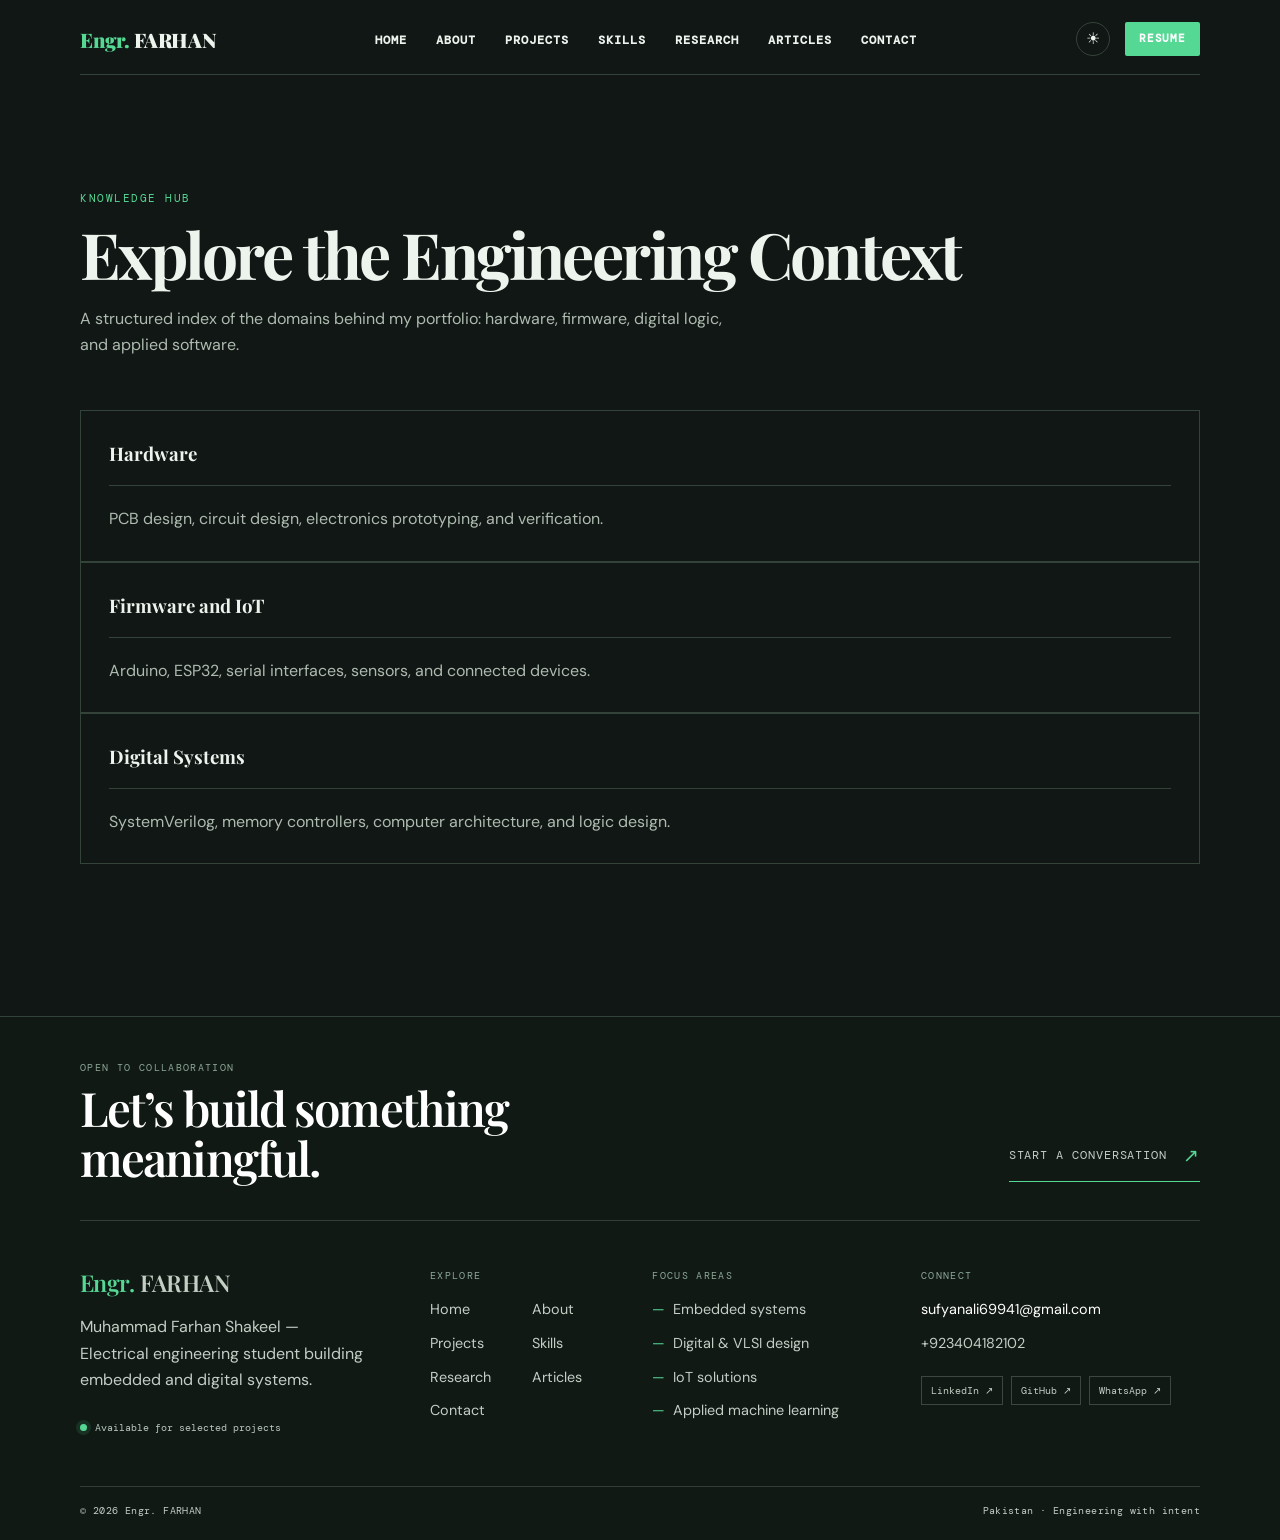
<file: knowledge.html>
<!doctype html>
<html lang="en">

<head>

    <script>
        if (localStorage.getItem("portfolio-theme") !== "light") document.documentElement.classList.add("dark-mode-preload");
    </script>

    <meta charset="utf-8">

    <meta
        name="viewport"
        content="width=device-width, initial-scale=1"
    >

    <title>Knowledge and Certifications | Muhammad Farhan Shakeel</title>
    <meta name="description" content="Explore the learning resources and certifications in Muhammad Farhan Shakeel’s electrical engineering portfolio.">
    <meta name="author" content="Muhammad Farhan Shakeel">
    <meta name="robots" content="index, follow, max-image-preview:large">
    <meta property="og:type" content="website">
    <meta property="og:site_name" content="Muhammad Farhan Shakeel">
    <meta property="og:title" content="Knowledge and Certifications | Muhammad Farhan Shakeel">
    <meta property="og:description" content="Explore the learning resources and certifications in Muhammad Farhan Shakeel’s electrical engineering portfolio.">
    <meta name="twitter:card" content="summary_large_image">
    <meta name="twitter:title" content="Knowledge and Certifications | Muhammad Farhan Shakeel">
    <meta name="twitter:description" content="Explore the learning resources and certifications in Muhammad Farhan Shakeel’s electrical engineering portfolio.">


    <link
        rel="stylesheet"
        href="assets/css/variables.css"
    >

    <link
        rel="stylesheet"
        href="assets/css/base.css"
    >

    <link
        rel="stylesheet"
        href="assets/css/navbar.css"
    >

    <link
        rel="stylesheet"
        href="assets/css/responsive.css"
    >

    <link rel="stylesheet" href="assets/css/reference-theme.css">
    <link rel="canonical" href="https://farhanshakeel-ee.netlify.app/knowledge.html">
    <meta property="og:url" content="https://farhanshakeel-ee.netlify.app/knowledge.html">
    <meta property="og:image" content="https://farhanshakeel-ee.netlify.app/assets/images/profile/profile.webp">
    <meta property="og:image:alt" content="Muhammad Farhan Shakeel, electrical engineering portfolio">
    <meta name="twitter:image" content="https://farhanshakeel-ee.netlify.app/assets/images/profile/profile.webp">
    <meta name="twitter:image:alt" content="Muhammad Farhan Shakeel, electrical engineering portfolio">
</head>

<body>

    <header>

        <nav class="navbar">

            <a
                class="logo"
                href="index.html"
            ><span class="brand-prefix">Engr.</span> FARHAN</a>

            <ul class="nav-links"></ul>

            <div class="nav-right">

                <a
                    class="resume-btn"
                    href="assets/resume/resume.pdf"
                >
                    Resume
                </a>

            </div>

            <div class="menu-btn">

                <i class="fa-solid fa-bars"></i>

            </div>

        </nav>

    </header>

    <nav class="mobile-nav">

        <ul></ul>

    </nav>

    <main>

        <section>

            <div class="container">

                <div class="section-title">

                    <span>
                        Knowledge Hub
                    </span>

                    <h1>
                        Explore the Engineering Context
                    </h1>

                    <p>
                        A structured index of the domains behind my portfolio:
                        hardware, firmware, digital logic, and applied software.
                    </p>

                </div>

                <div class="skills-grid">

                    <!-- Hardware -->

                    <article class="skill-category glass-card">

                        <div class="skill-header">

                            <h3>
                                Hardware
                            </h3>

                        </div>

                        <p>
                            PCB design, circuit design,
                            electronics prototyping, and verification.
                        </p>

                    </article>

                    <!-- Firmware and IoT -->

                    <article class="skill-category glass-card">

                        <div class="skill-header">

                            <h3>
                                Firmware and IoT
                            </h3>

                        </div>

                        <p>
                            Arduino, ESP32, serial interfaces,
                            sensors, and connected devices.
                        </p>

                    </article>

                    <!-- Digital Systems -->

                    <article class="skill-category glass-card">

                        <div class="skill-header">

                            <h3>
                                Digital Systems
                            </h3>

                        </div>

                        <p>
                            SystemVerilog, memory controllers,
                            computer architecture, and logic design.
                        </p>

                    </article>

                </div>

            </div>

        </section>

    </main>

    <script src="assets/js/app.js"></script>

</body>

</html>
</file>
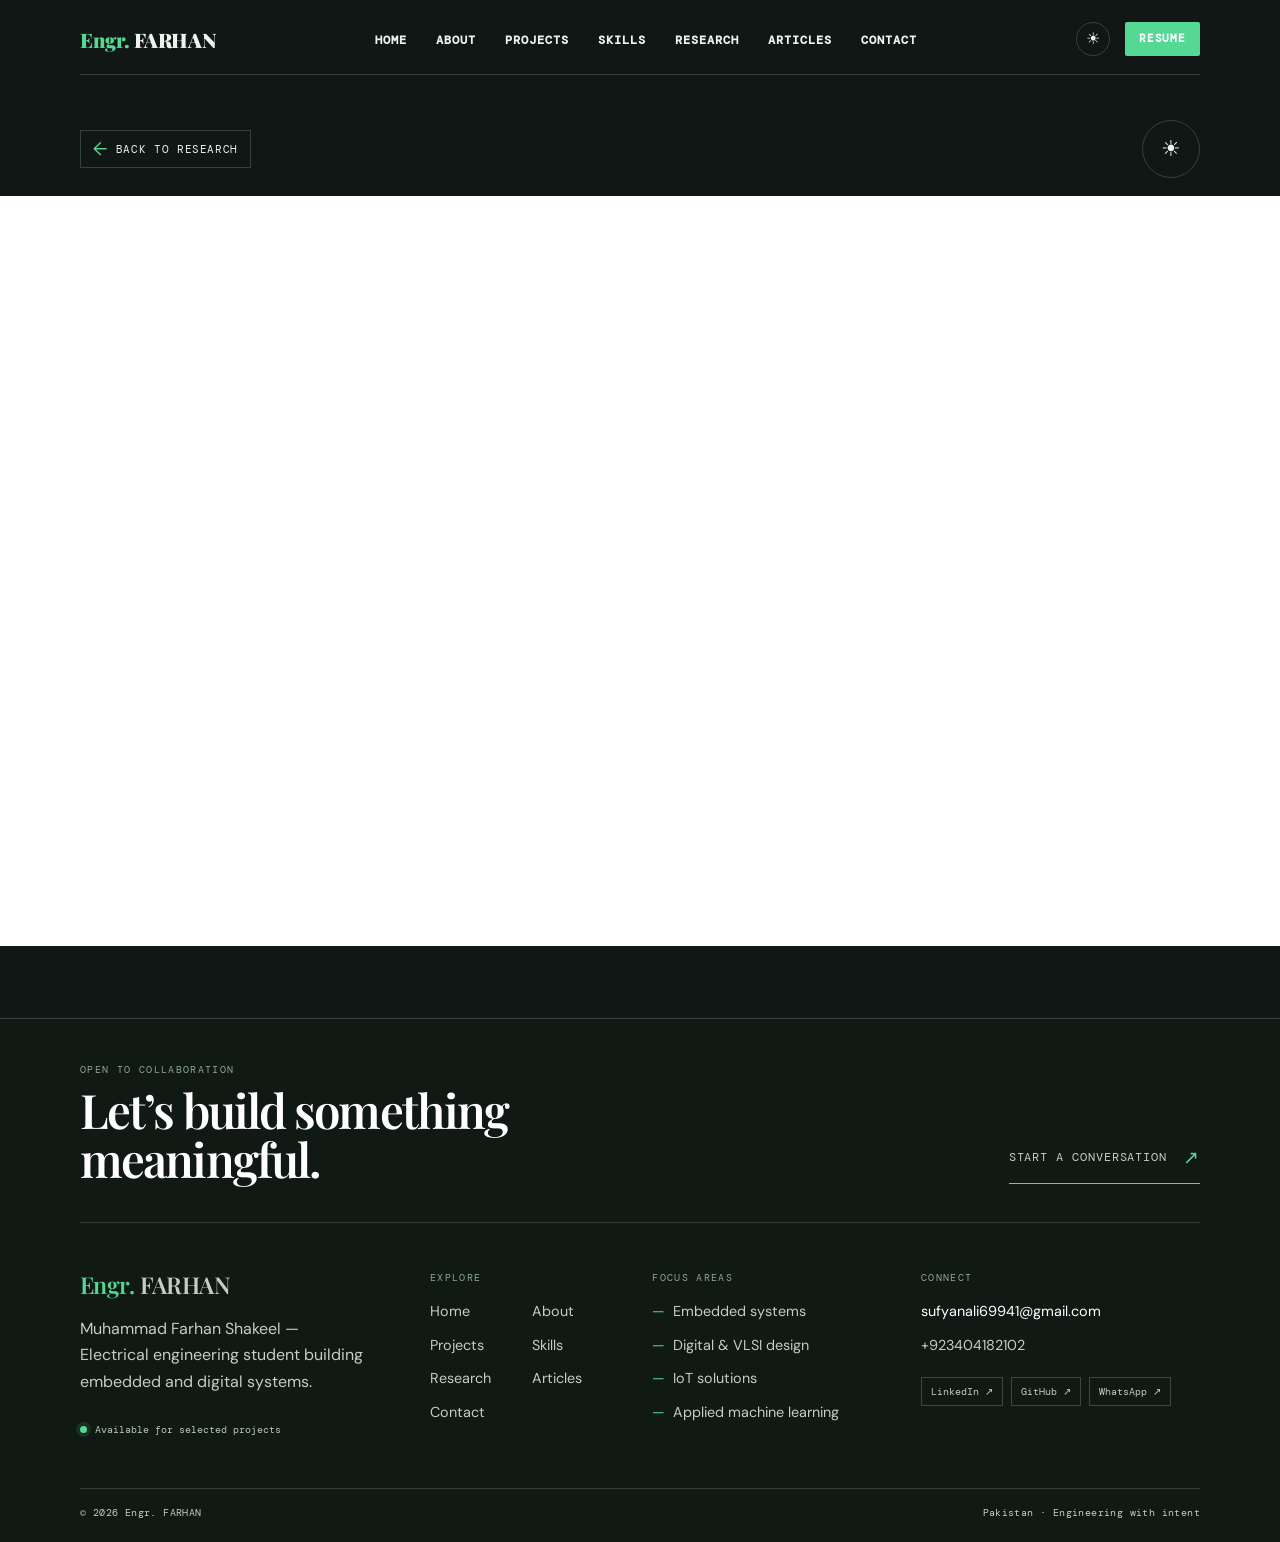
<file: pdf-viewer.html>
<!DOCTYPE html>
<html lang="en">
<head>
    <script>
        if (localStorage.getItem("portfolio-theme") !== "light") document.documentElement.classList.add("dark-mode-preload");
    </script>
    <meta charset="UTF-8">
    <meta name="viewport" content="width=device-width, initial-scale=1.0">
    <title>Paper PDF | Farhan Portfolio</title>
    <link rel="stylesheet" href="assets/css/variables.css">
    <link rel="stylesheet" href="assets/css/base.css">
    <link rel="stylesheet" href="assets/css/navbar.css">
    <link rel="stylesheet" href="assets/css/responsive.css">
    <link rel="stylesheet" href="assets/css/reference-theme.css">
</head>
<body class="pdf-viewer-page">
    <header>
        <nav class="navbar">
            <a class="logo" href="index.html"><span class="brand-prefix">Engr.</span> FARHAN</a>
            <ul class="nav-links"></ul>
            <div class="nav-right">
                <a class="resume-btn" href="assets/resume/resume.pdf">Resume</a>
            </div>
            <div class="menu-btn"><i class="fa-solid fa-bars"></i></div>
        </nav>
    </header>
    <div class="overlay"></div>
    <nav class="mobile-nav"><ul></ul></nav>

    <main>
        <div class="pdf-toolbar container">
            <a id="pdfBack" class="article-back" href="research.html" aria-label="Back to research"><span aria-hidden="true">←</span><span>Back to research</span></a>
            <button id="pdfThemeToggle" class="pdf-theme-toggle" type="button" aria-label="Switch to dark mode" aria-pressed="false">☾</button>
        </div>
        <iframe id="pdfFrame" class="pdf-frame" title="Research paper PDF"></iframe>
    </main>

    <script src="assets/js/app.js"></script>
    <script src="assets/js/pdf-viewer.js"></script>
</body>
</html>
</file>
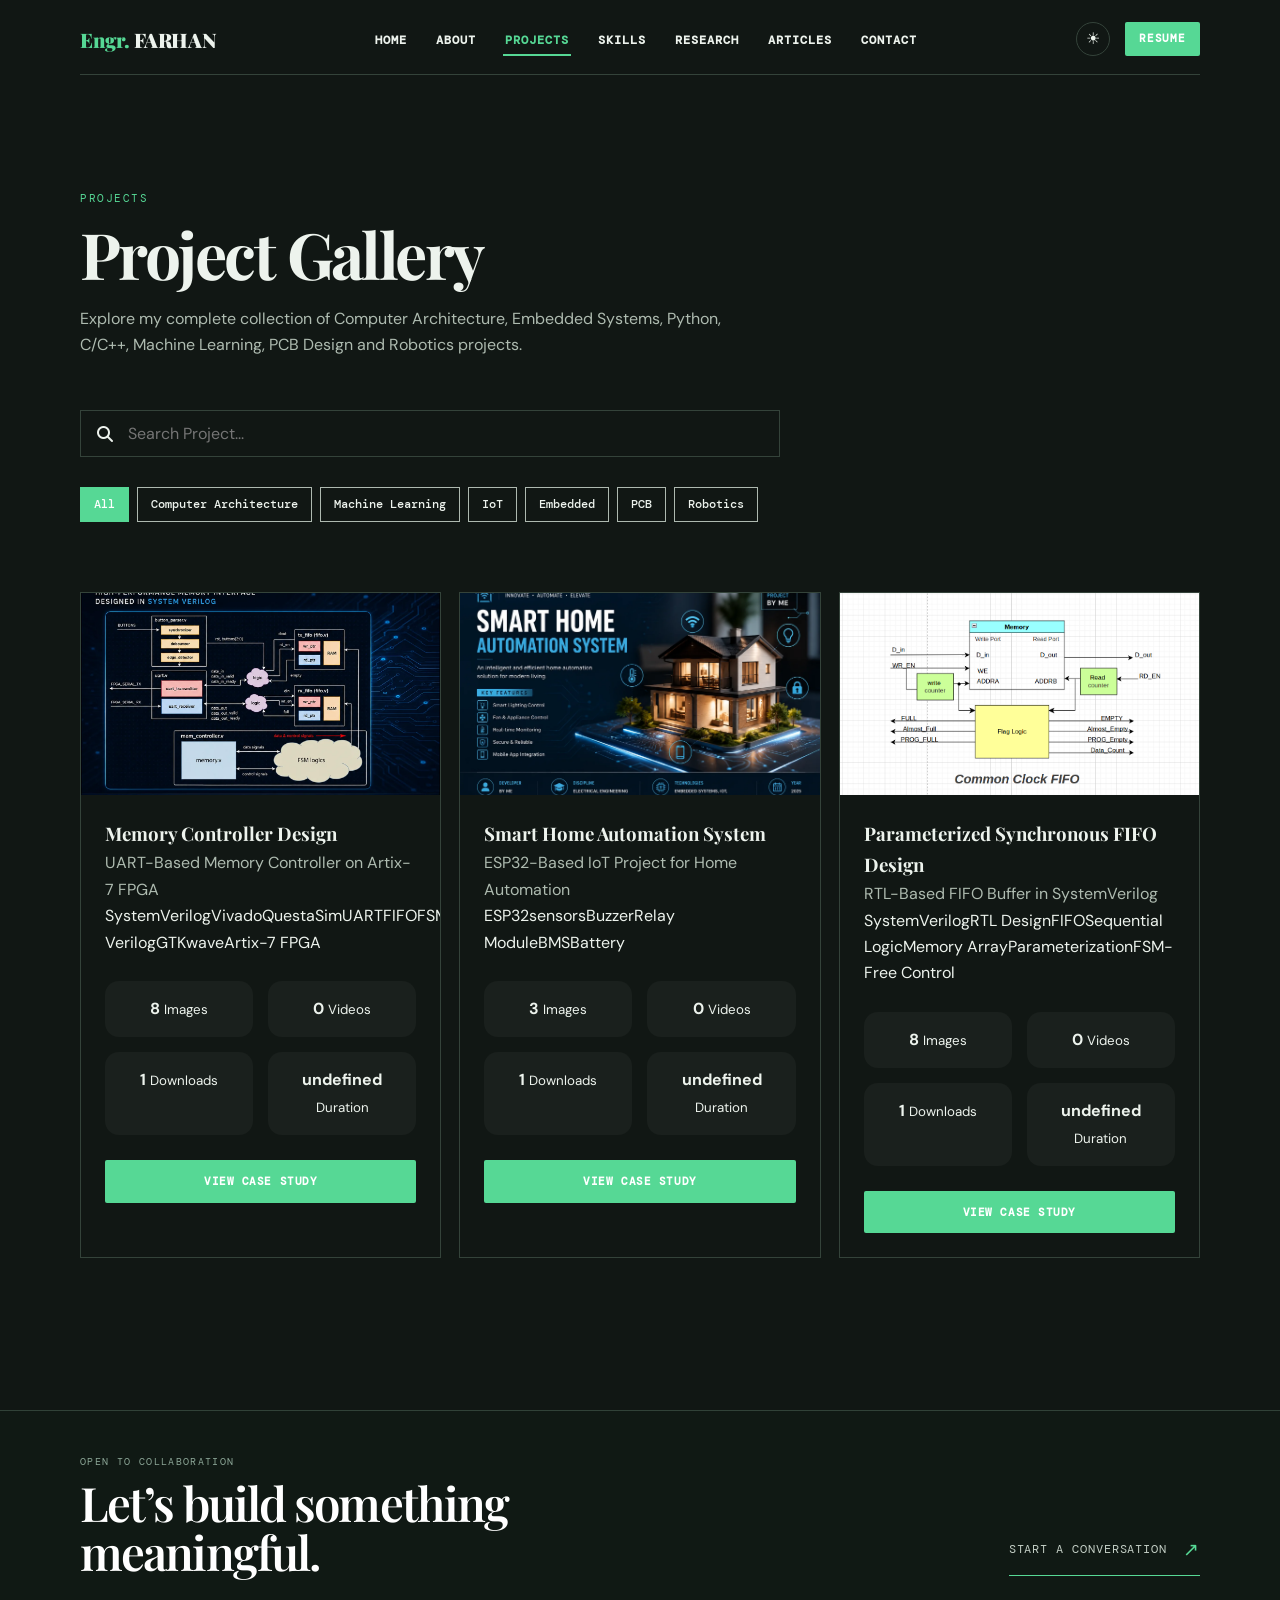
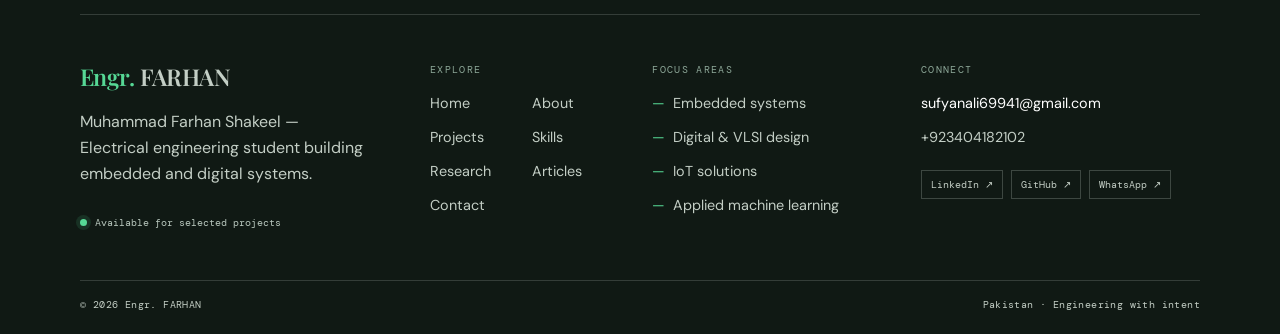
<file: project.html>
<!DOCTYPE html>
<html lang="en">

<head>
    <script src="assets/js/early-media.js"></script>

    <script>
        if (localStorage.getItem("portfolio-theme") !== "light") document.documentElement.classList.add("dark-mode-preload");
    </script>

    <meta charset="UTF-8">

    <meta name="viewport"
          content="width=device-width, initial-scale=1.0">

    <title>Project | Farhan Portfolio</title>

    <!-- Google Font -->

    <link rel="preconnect"
          href="https://fonts.googleapis.com">

    <link rel="preconnect"
          href="https://fonts.gstatic.com"
          crossorigin>

    <link href="https://fonts.googleapis.com/css2?family=Inter:wght@300;400;500;600;700;800;900&display=swap"
          rel="stylesheet">

    <!-- Font Awesome -->

    <link rel="stylesheet"
          href="https://cdnjs.cloudflare.com/ajax/libs/font-awesome/6.6.0/css/all.min.css">

    <!-- CSS -->
<link rel="stylesheet" href="assets/css/variables.css">
<link rel="stylesheet" href="assets/css/base.css">
<link rel="stylesheet" href="assets/css/navbar.css">
<link rel="stylesheet" href="assets/css/hero.css">
<link rel="stylesheet" href="assets/css/projects.css">
<link rel="stylesheet" href="assets/css/project-page.css">
<link rel="stylesheet" href="assets/css/animations.css">
<link rel="stylesheet" href="assets/css/responsive.css">

    <link rel="stylesheet" href="assets/css/reference-theme.css">
</head>

<body class="project-page">

<!--==========================
        Navbar
===========================-->

<header>

    <nav class="navbar">

        <a href="index.html"
           class="logo"><span class="brand-prefix">Engr.</span> FARHAN</a>

        <ul class="nav-links">

            <li><a href="index.html">Home</a></li>

            <li><a href="projects.html">Projects</a></li>

            <li><a href="contact.html">Contact</a></li>

        </ul>

        <div class="nav-right">
            <a class="resume-btn" href="assets/resume/resume.pdf">
                Resume
            </a>
        </div>

        <div class="menu-btn" aria-label="Open navigation menu">
            <i class="fa-solid fa-bars"></i>
        </div>

    </nav>

</header>

<div class="overlay"></div>

<nav class="mobile-nav">

    <ul>
        <li><a href="index.html">Home</a></li>
        <li><a href="about.html">About</a></li>
        <li><a href="projects.html">Projects</a></li>
        <li><a href="skills.html">Skills</a></li>
        <li><a href="research.html">Research</a></li>
        <li><a href="contact.html">Contact</a></li>
    </ul>

</nav>

<!--==========================
    Hero Section
===========================-->

<section id="projectHero">

</section>

<section id="projectVideo">

</section>

<!--==========================
    Quick Info
===========================-->

<section id="projectOverview">

</section>

<!--==========================
    Image Gallery
===========================-->

<section id="projectGallery">

</section>

<!--==========================
    Videos
===========================-->

<section id="projectVideos">

</section>

<!--==========================
    Features
===========================-->

<section id="projectFeatures">

</section>

<!--==========================
    Technologies
===========================-->

<section id="projectTechnologies">

</section>

<!--==========================
    Specifications
===========================-->

<section id="projectSpecifications">

</section>

<!--==========================
    Challenges
===========================-->

<section id="projectChallenges">

</section>

<!--==========================
    Future Work
===========================-->

<section id="projectFuture">

</section>

<!--==========================
    Downloads
===========================-->

<section id="projectDownloads">

</section>

<!--==========================
    Related Projects
===========================-->

<section id="relatedProjects">

</section>

<!--==========================
    Footer
===========================-->

<footer>

</footer>
    <script src="assets/js/gallery.js"></script>
    <script src="assets/js/project.js?v=20260918"></script>
    <script src="assets/js/app.js"></script>
</body>
</html>
</file>
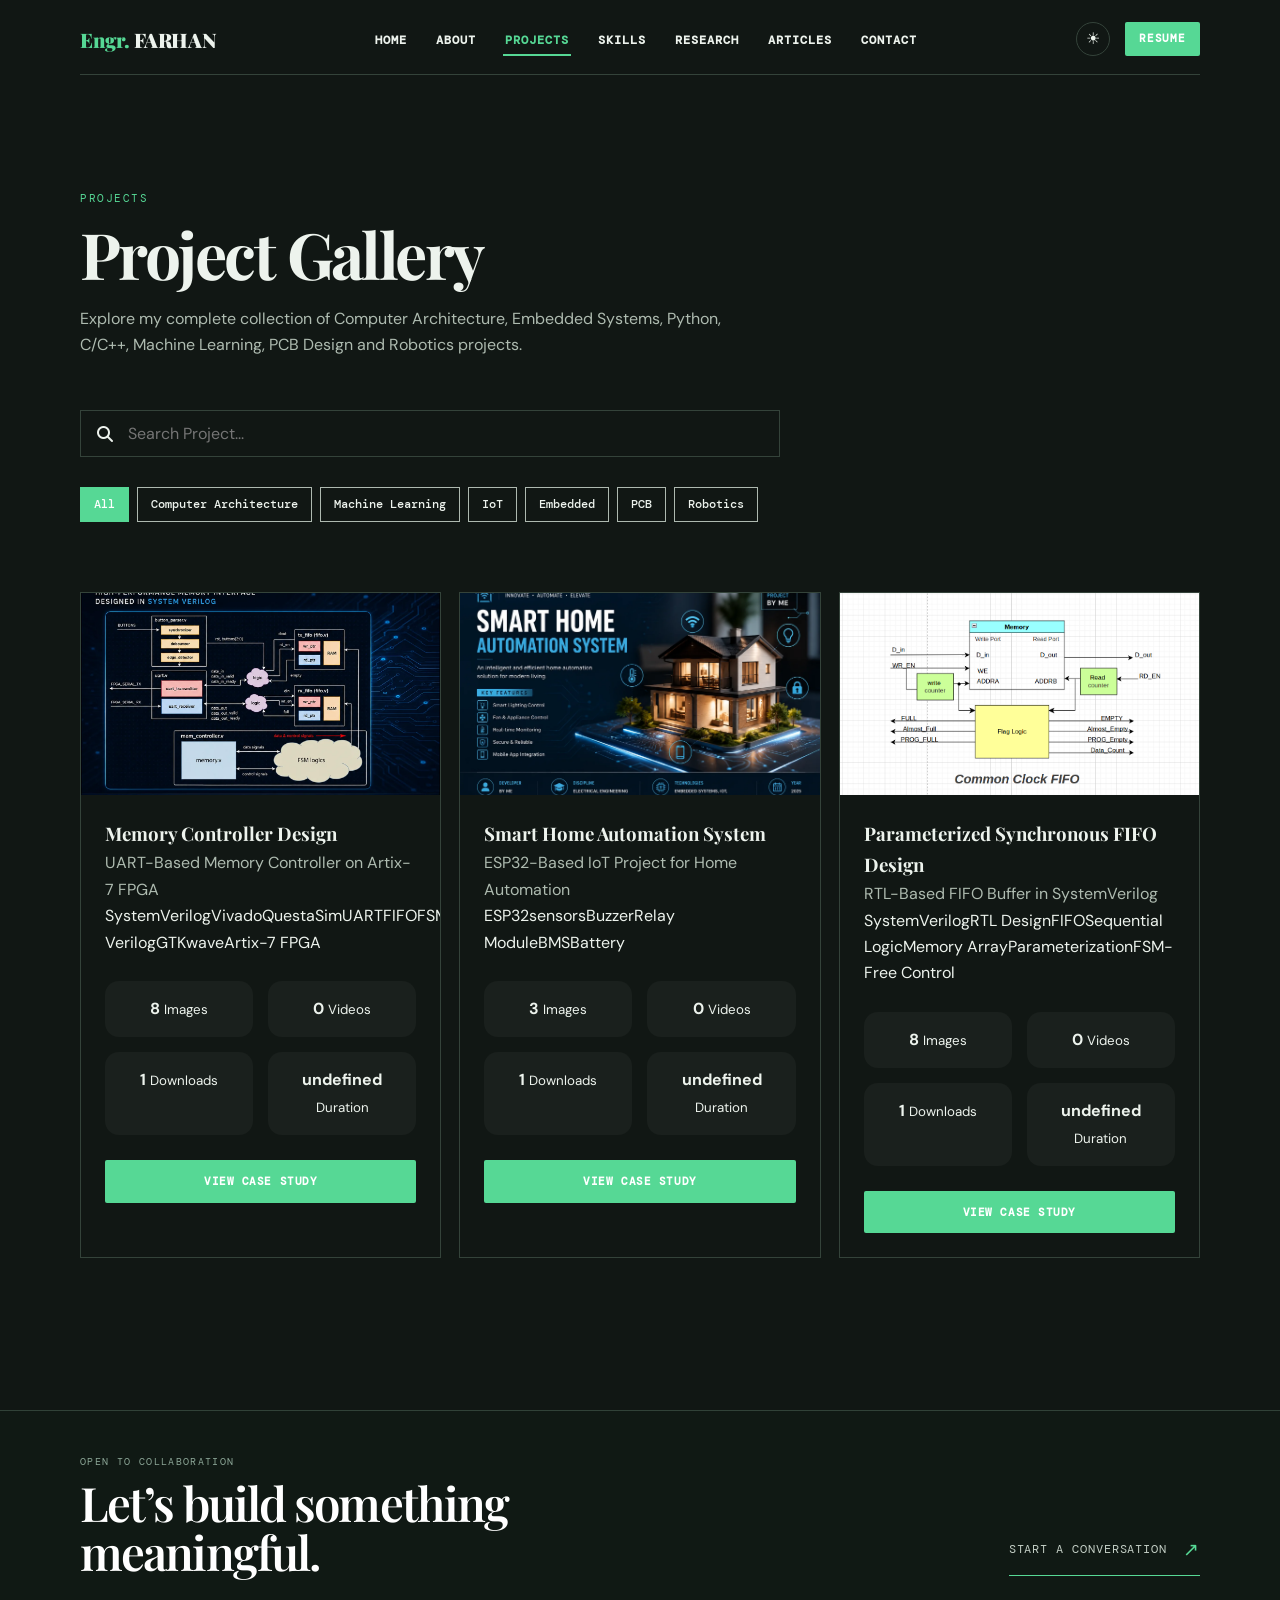
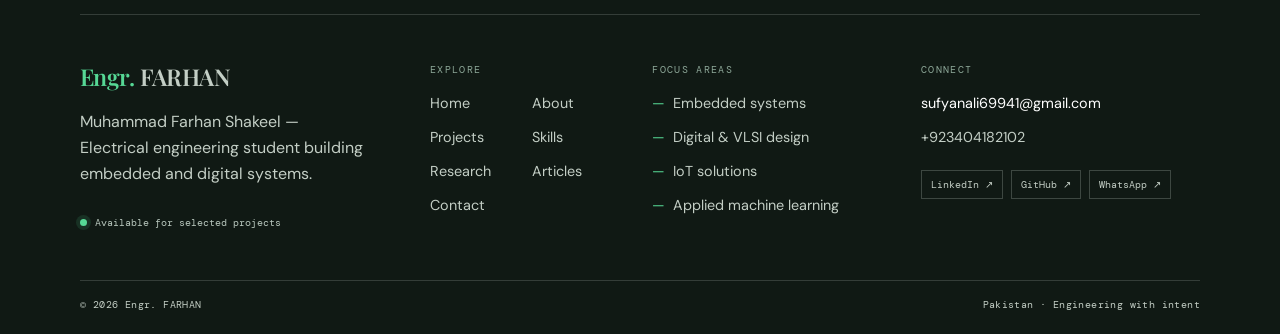
<file: projects.html>
<!DOCTYPE html>
<html lang="en">

<head>
    <script src="assets/js/early-media.js"></script>

    <script>
        if (localStorage.getItem("portfolio-theme") !== "light") document.documentElement.classList.add("dark-mode-preload");
    </script>

    <meta charset="UTF-8">

    <meta
        name="viewport"
        content="width=device-width, initial-scale=1.0"
    >

    <title>Engineering Projects | Muhammad Farhan Shakeel</title>
    <meta name="description" content="Explore electrical engineering projects by Muhammad Farhan Shakeel, including digital systems, memory controllers, and embedded solutions.">
    <meta name="author" content="Muhammad Farhan Shakeel">
    <meta name="robots" content="index, follow, max-image-preview:large">
    <meta property="og:type" content="website">
    <meta property="og:site_name" content="Muhammad Farhan Shakeel">
    <meta property="og:title" content="Engineering Projects | Muhammad Farhan Shakeel">
    <meta property="og:description" content="Explore electrical engineering projects by Muhammad Farhan Shakeel, including digital systems, memory controllers, and embedded solutions.">
    <meta name="twitter:card" content="summary_large_image">
    <meta name="twitter:title" content="Engineering Projects | Muhammad Farhan Shakeel">
    <meta name="twitter:description" content="Explore electrical engineering projects by Muhammad Farhan Shakeel, including digital systems, memory controllers, and embedded solutions.">


    <!-- Google Fonts -->

    <link rel="preconnect" href="https://fonts.googleapis.com">

    <link
        rel="preconnect"
        href="https://fonts.gstatic.com"
        crossorigin
    >

    <link
        href="https://fonts.googleapis.com/css2?family=Inter:wght@300;400;500;600;700;800;900&display=swap"
        rel="stylesheet"
    >

    <!-- Font Awesome -->

    <link
        rel="stylesheet"
        href="https://cdnjs.cloudflare.com/ajax/libs/font-awesome/6.6.0/css/all.min.css"
    >

    <!-- CSS Files -->

    <link
        rel="stylesheet"
        href="assets/css/variables.css"
    >

    <link
        rel="stylesheet"
        href="assets/css/base.css"
    >

    <link
        rel="stylesheet"
        href="assets/css/navbar.css"
    >

    <link
        rel="stylesheet"
        href="assets/css/projects.css"
    >

    <link
        rel="stylesheet"
        href="assets/css/animations.css"
    >

    <link
        rel="stylesheet"
        href="assets/css/responsive.css"
    >

    <link rel="stylesheet" href="assets/css/reference-theme.css">
    <link rel="preload" href="assets/data/projects.json" as="fetch" crossorigin>
    <link rel="canonical" href="https://farhanshakeel-ee.netlify.app/projects.html">
    <meta property="og:url" content="https://farhanshakeel-ee.netlify.app/projects.html">
    <meta property="og:image" content="https://farhanshakeel-ee.netlify.app/assets/images/profile/profile.webp">
    <meta property="og:image:alt" content="Muhammad Farhan Shakeel, electrical engineering portfolio">
    <meta name="twitter:image" content="https://farhanshakeel-ee.netlify.app/assets/images/profile/profile.webp">
    <meta name="twitter:image:alt" content="Muhammad Farhan Shakeel, electrical engineering portfolio">
</head>


<body>

    <!-- Loading Screen -->

    <div id="loader"></div>


    <!-- Background Animation -->

    <div class="background-animation"></div>


    <!-- ==============================
                HEADER
    =============================== -->

    <header>

        <nav class="navbar">

            <!-- Logo -->

            <a
                href="index.html"
                class="logo"
            ><span class="brand-prefix">Engr.</span> FARHAN</a>


            <!-- Desktop Navigation -->

            <ul class="nav-links">

                <li>
                    <a href="index.html">
                        Home
                    </a>
                </li>

                <li>
                    <a href="about.html">
                        About
                    </a>
                </li>

                <li>
                    <a
                        class="active"
                        href="projects.html"
                    >
                        Projects
                    </a>
                </li>

                <li>
                    <a href="skills.html">
                        Skills
                    </a>
                </li>

                <li>
                    <a href="research.html">
                        Research
                    </a>
                </li>

                <li>
                    <a href="contact.html">
                        Contact
                    </a>
                </li>

            </ul>


            <!-- Resume Button -->

            <div class="nav-right">

                <a
                    href="assets/resume/resume.pdf"
                    class="resume-btn"
                >
                    Resume
                </a>

            </div>


            <!-- Mobile Menu Button -->

            <div class="menu-btn">

                <i class="fa-solid fa-bars"></i>

            </div>

        </nav>

    </header>


    <!-- ==============================
            MOBILE NAVIGATION
    =============================== -->

    <div class="overlay"></div>


    <nav class="mobile-nav">

        <ul>

            <li>
                <a href="index.html">
                    Home
                </a>
            </li>

            <li>
                <a href="about.html">
                    About
                </a>
            </li>

            <li>
                <a href="projects.html">
                    Projects
                </a>
            </li>

            <li>
                <a href="skills.html">
                    Skills
                </a>
            </li>

            <li>
                <a href="research.html">
                    Research
                </a>
            </li>

            <li>
                <a href="contact.html">
                    Contact
                </a>
            </li>

        </ul>

    </nav>


    <!-- ==============================
                MAIN CONTENT
    =============================== -->

    <main>

        <section
            id="projects"
            class="projects"
        >

            <div class="container">


                <!-- Section Title -->

                <div class="section-title">

                    <span>
                        Projects
                    </span>

                    <h1>
                        Project Gallery
                    </h1>

                    <p>
                        Explore my complete collection of Computer Architecture, Embedded Systems,
                        Python, C/C++, Machine Learning,
                        PCB Design and Robotics projects.
                    </p>

                </div>


                <!-- ==============================
                        PROJECT SEARCH
                =============================== -->

                <div class="project-search">

                    <i class="fa-solid fa-magnifying-glass"></i>

                    <input
                        id="searchProject"
                        type="text"
                        placeholder="Search Project..."
                    >

                </div>


                <!-- ==============================
                        PROJECT FILTERS
                =============================== -->

                <div class="project-filter">

                    <button
                        class="active"
                        data-filter="all"
                    >
                        All
                    </button>

                    <button
                        data-filter="Computer Architecture"
                    >
                        Computer Architecture
                    </button>

                    <button
                        data-filter="ml"
                    >
                        Machine Learning
                    </button>

                    <button
                        data-filter="iot"
                    >
                        IoT
                    </button>

                    <button
                        data-filter="embedded"
                    >
                        Embedded
                    </button>

                    <button
                        data-filter="pcb"
                    >
                        PCB
                    </button>

                    <button
                        data-filter="robotics"
                    >
                        Robotics
                    </button>

                </div>


                <!-- ==============================
                        PROJECT GRID
                =============================== -->

                <div
                    id="projectsGrid"
                    class="projects-grid"
                ></div>


                <!-- ==============================
                        LOAD MORE
                =============================== -->

                <div class="center">

                    <button
                        id="loadMore"
                        class="btn-primary"
                    >
                        Load More
                    </button>

                </div>

            </div>

        </section>

    </main>


    <!-- JavaScript -->

    <script src="assets/js/projects.js"></script>

    <script src="assets/js/app.js"></script>

</body>

</html>
</file>
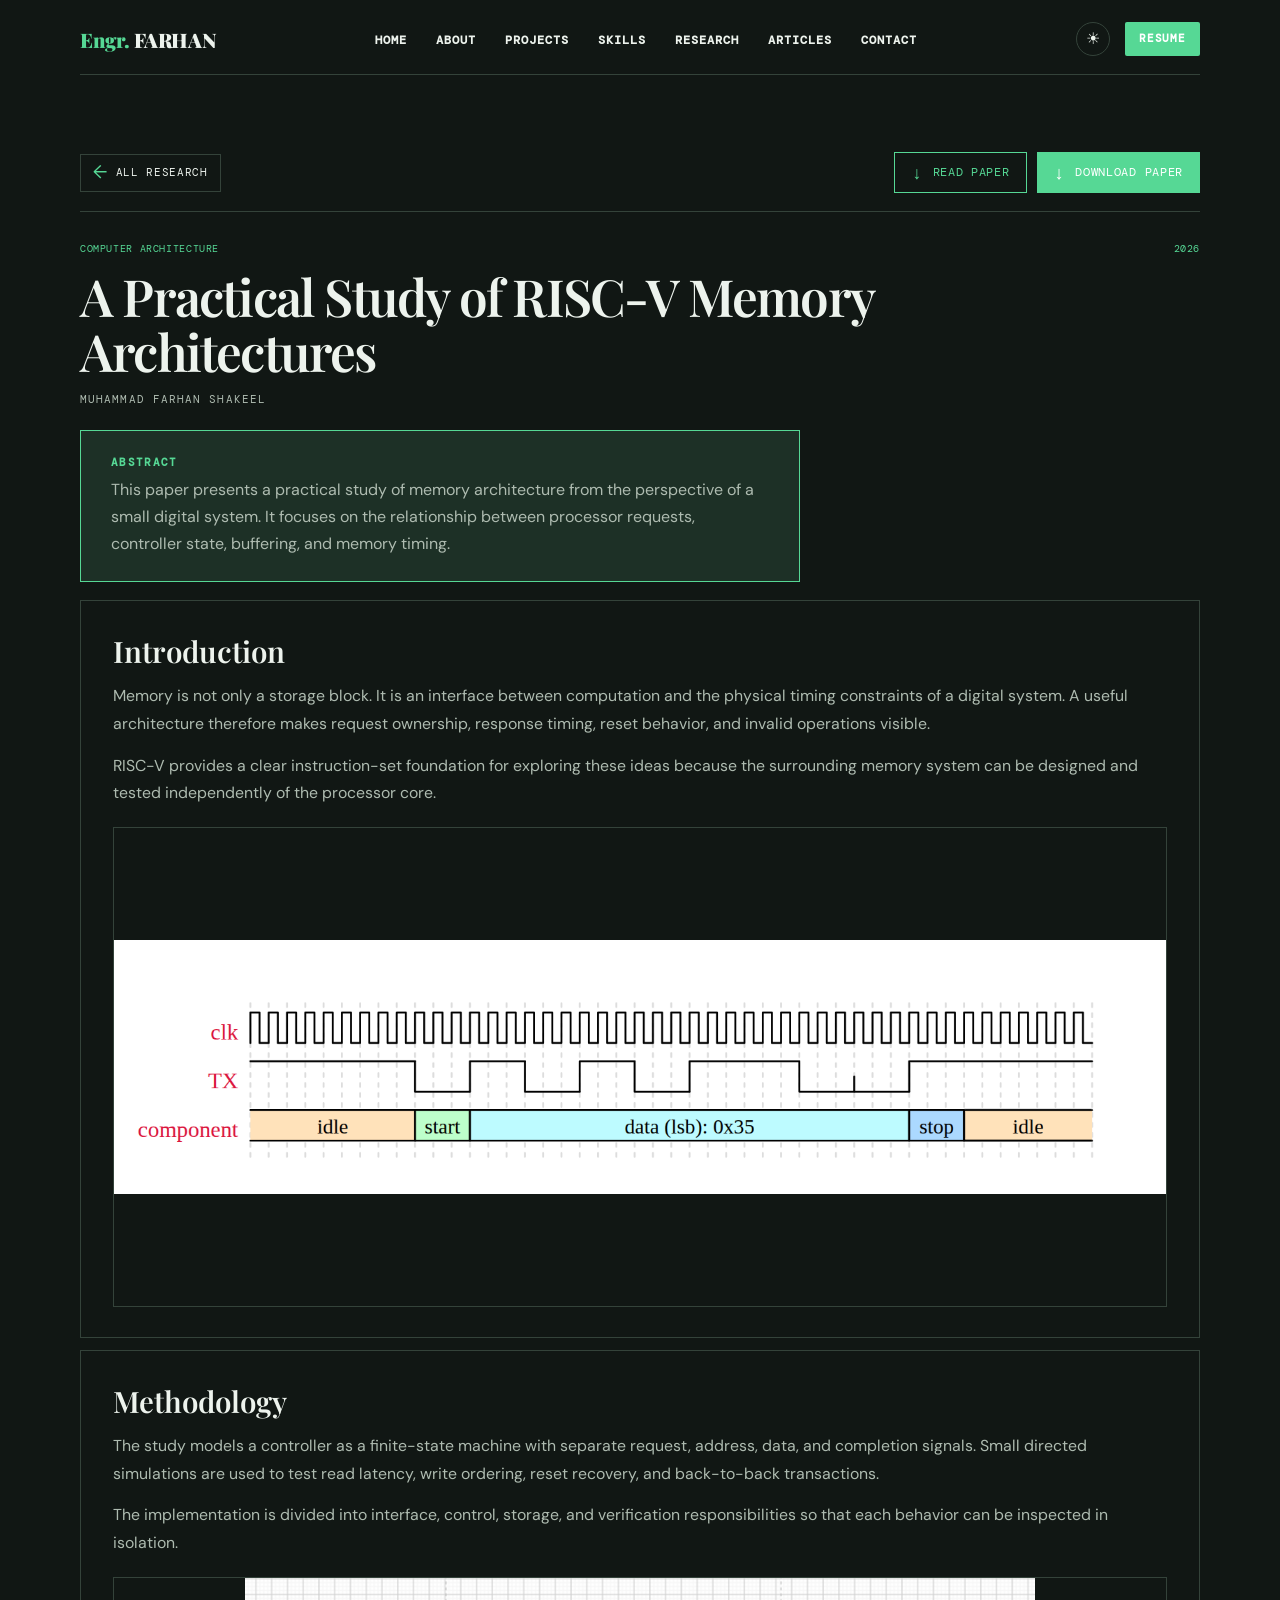
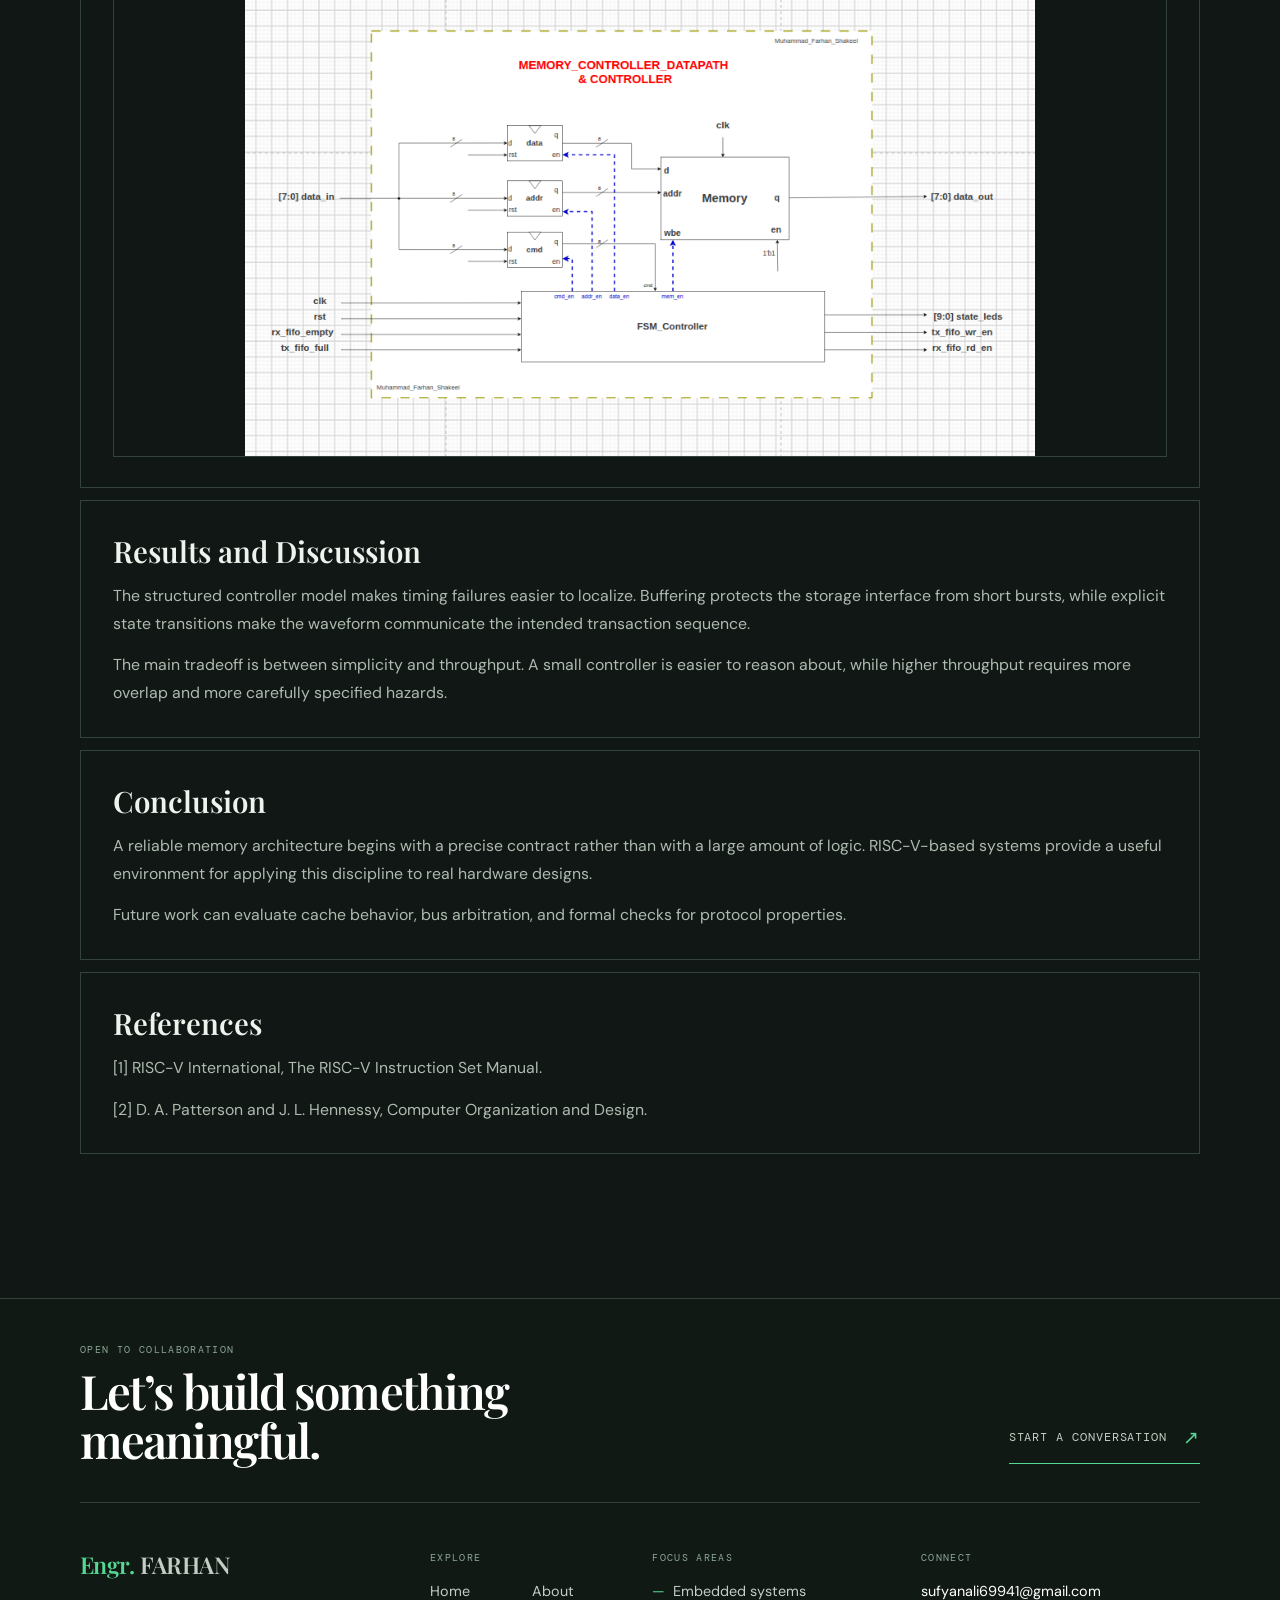
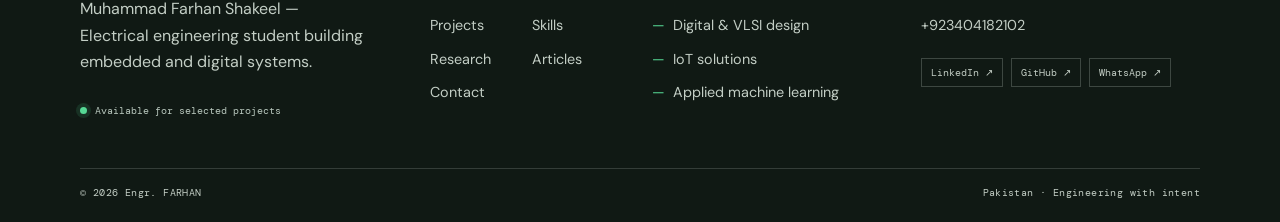
<file: research-paper.html>
<!DOCTYPE html>
<html lang="en">
<head>
    <script src="assets/js/early-media.js"></script>
    <script>
        if (localStorage.getItem("portfolio-theme") !== "light") document.documentElement.classList.add("dark-mode-preload");
    </script>
    <meta charset="UTF-8">
    <meta name="viewport" content="width=device-width, initial-scale=1.0">
    <title>Research Paper | Farhan Portfolio</title>
    <link rel="preconnect" href="https://fonts.googleapis.com">
    <link rel="preconnect" href="https://fonts.gstatic.com" crossorigin>
    <link href="https://fonts.googleapis.com/css2?family=Inter:wght@300;400;500;600;700;800;900&display=swap" rel="stylesheet">
    <link rel="stylesheet" href="assets/css/variables.css">
    <link rel="stylesheet" href="assets/css/base.css">
    <link rel="stylesheet" href="assets/css/navbar.css">
    <link rel="stylesheet" href="assets/css/responsive.css">
    <link rel="stylesheet" href="assets/css/reference-theme.css">
    <link rel="preload" href="assets/data/research.json" as="fetch" crossorigin>
</head>
<body class="research-page">
    <header>
        <nav class="navbar">
            <a class="logo" href="index.html"><span class="brand-prefix">Engr.</span> FARHAN</a>
            <ul class="nav-links"></ul>
            <div class="nav-right">
                <a class="resume-btn" href="assets/resume/resume.pdf">Resume</a>
            </div>
            <div class="menu-btn"><i class="fa-solid fa-bars"></i></div>
        </nav>
    </header>
    <div class="overlay"></div>
    <nav class="mobile-nav"><ul></ul></nav>

    <main>
        <section>
            <div id="researchPaperRoot" class="container article-reader research-paper-reader"></div>
        </section>
    </main>

    <script src="assets/js/app.js"></script>
    <script src="assets/js/research-paper.js"></script>
</body>
</html>
</file>
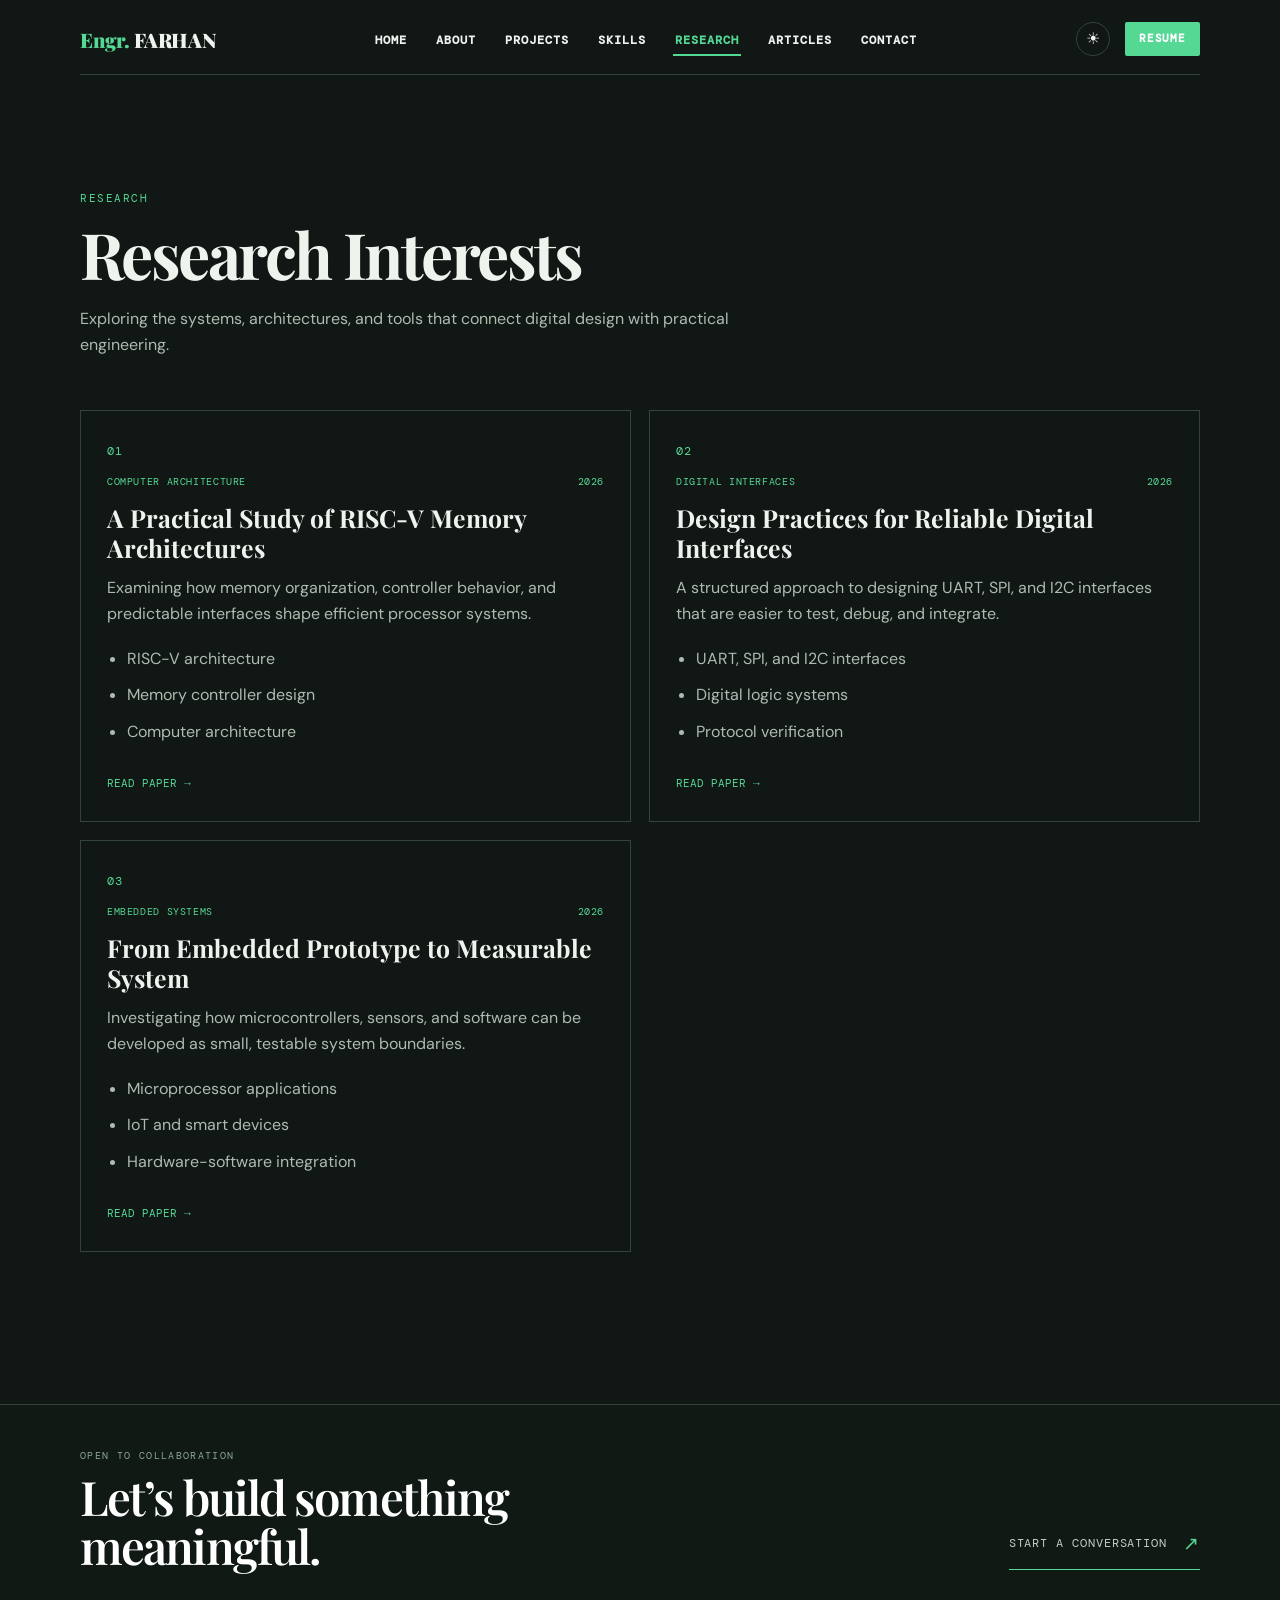
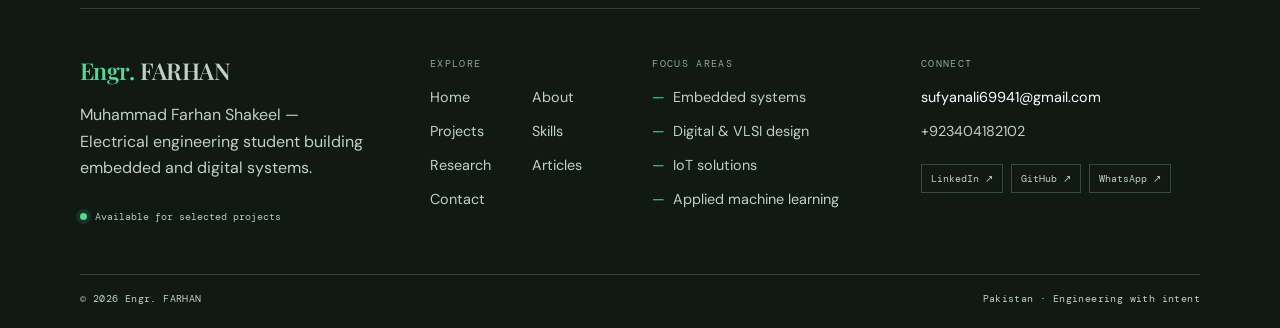
<file: research.html>
<!DOCTYPE html>
<html lang="en">

<head>

    <script>
        if (localStorage.getItem("portfolio-theme") !== "light") document.documentElement.classList.add("dark-mode-preload");
    </script>
    <meta charset="UTF-8">
    <meta name="viewport" content="width=device-width, initial-scale=1.0">

    <title>Engineering Research | Muhammad Farhan Shakeel</title>
    <meta name="description" content="Read Muhammad Farhan Shakeel’s research interests and technical studies in computer architecture, digital interfaces, and embedded systems.">
    <meta name="author" content="Muhammad Farhan Shakeel">
    <meta name="robots" content="index, follow, max-image-preview:large">
    <meta property="og:type" content="website">
    <meta property="og:site_name" content="Muhammad Farhan Shakeel">
    <meta property="og:title" content="Engineering Research | Muhammad Farhan Shakeel">
    <meta property="og:description" content="Read Muhammad Farhan Shakeel’s research interests and technical studies in computer architecture, digital interfaces, and embedded systems.">
    <meta name="twitter:card" content="summary_large_image">
    <meta name="twitter:title" content="Engineering Research | Muhammad Farhan Shakeel">
    <meta name="twitter:description" content="Read Muhammad Farhan Shakeel’s research interests and technical studies in computer architecture, digital interfaces, and embedded systems.">


    <link rel="preconnect" href="https://fonts.googleapis.com">
    <link rel="preconnect" href="https://fonts.gstatic.com" crossorigin>

    <link
        href="https://fonts.googleapis.com/css2?family=Inter:wght@300;400;500;600;700;800;900&display=swap"
        rel="stylesheet"
    >

    <link
        rel="stylesheet"
        href="https://cdnjs.cloudflare.com/ajax/libs/font-awesome/6.6.0/css/all.min.css"
    >

    <link rel="stylesheet" href="assets/css/variables.css">
    <link rel="stylesheet" href="assets/css/base.css">
    <link rel="stylesheet" href="assets/css/navbar.css">
    <link rel="stylesheet" href="assets/css/animations.css">
    <link rel="stylesheet" href="assets/css/responsive.css">
    <link rel="stylesheet" href="assets/css/reference-theme.css">
    <link rel="preload" href="assets/data/research.json" as="fetch" crossorigin>
    <link rel="canonical" href="https://farhanshakeel-ee.netlify.app/research.html">
    <meta property="og:url" content="https://farhanshakeel-ee.netlify.app/research.html">
    <meta property="og:image" content="https://farhanshakeel-ee.netlify.app/assets/images/profile/profile.webp">
    <meta property="og:image:alt" content="Muhammad Farhan Shakeel, electrical engineering portfolio">
    <meta name="twitter:image" content="https://farhanshakeel-ee.netlify.app/assets/images/profile/profile.webp">
    <meta name="twitter:image:alt" content="Muhammad Farhan Shakeel, electrical engineering portfolio">
</head>

<body>

    <div id="loader"></div>

    <div class="background-animation"></div>

    <!-- ==================== HEADER ==================== -->

    <header>
        <nav class="navbar">

            <a href="index.html" class="logo"><span class="brand-prefix">Engr.</span> FARHAN</a>

            <ul class="nav-links">

                <li>
                    <a href="index.html">Home</a>
                </li>

                <li>
                    <a href="about.html">About</a>
                </li>

                <li>
                    <a href="projects.html">Projects</a>
                </li>

                <li>
                    <a href="skills.html">Skills</a>
                </li>

                <li>
                    <a class="active" href="research.html">
                        Research
                    </a>
                </li>

                <li>
                    <a href="contact.html">Contact</a>
                </li>

            </ul>

            <div class="nav-right">

                <a
                    href="assets/resume/resume.pdf"
                    class="resume-btn"
                >
                    Resume
                </a>

            </div>

            <div class="menu-btn">
                <i class="fa-solid fa-bars"></i>
            </div>

        </nav>
    </header>

    <!-- ==================== MOBILE NAVIGATION ==================== -->

    <div class="overlay"></div>

    <nav class="mobile-nav">

        <ul>

            <li>
                <a href="index.html">Home</a>
            </li>

            <li>
                <a href="about.html">About</a>
            </li>

            <li>
                <a href="projects.html">Projects</a>
            </li>

            <li>
                <a href="skills.html">Skills</a>
            </li>

            <li>
                <a href="research.html">Research</a>
            </li>

            <li>
                <a href="contact.html">Contact</a>
            </li>

        </ul>

    </nav>

    <!-- ==================== MAIN CONTENT ==================== -->

    <main>

        <section id="research">

            <div class="container">

                <!-- Section Title -->

                <div class="section-title">

                    <span>Research</span>

                    <h1>
                        Research Interests
                    </h1>

                    <p>
                        Exploring the systems, architectures, and tools
                        that connect digital design with practical engineering.
                    </p>

                </div>

                <div id="researchGrid" class="research-grid"></div>

            </div>

        </section>

    </main>

    <!-- ==================== JAVASCRIPT ==================== -->

    <script src="assets/js/app.js"></script>
    <script src="assets/js/research.js"></script>

</body>

</html>
</file>
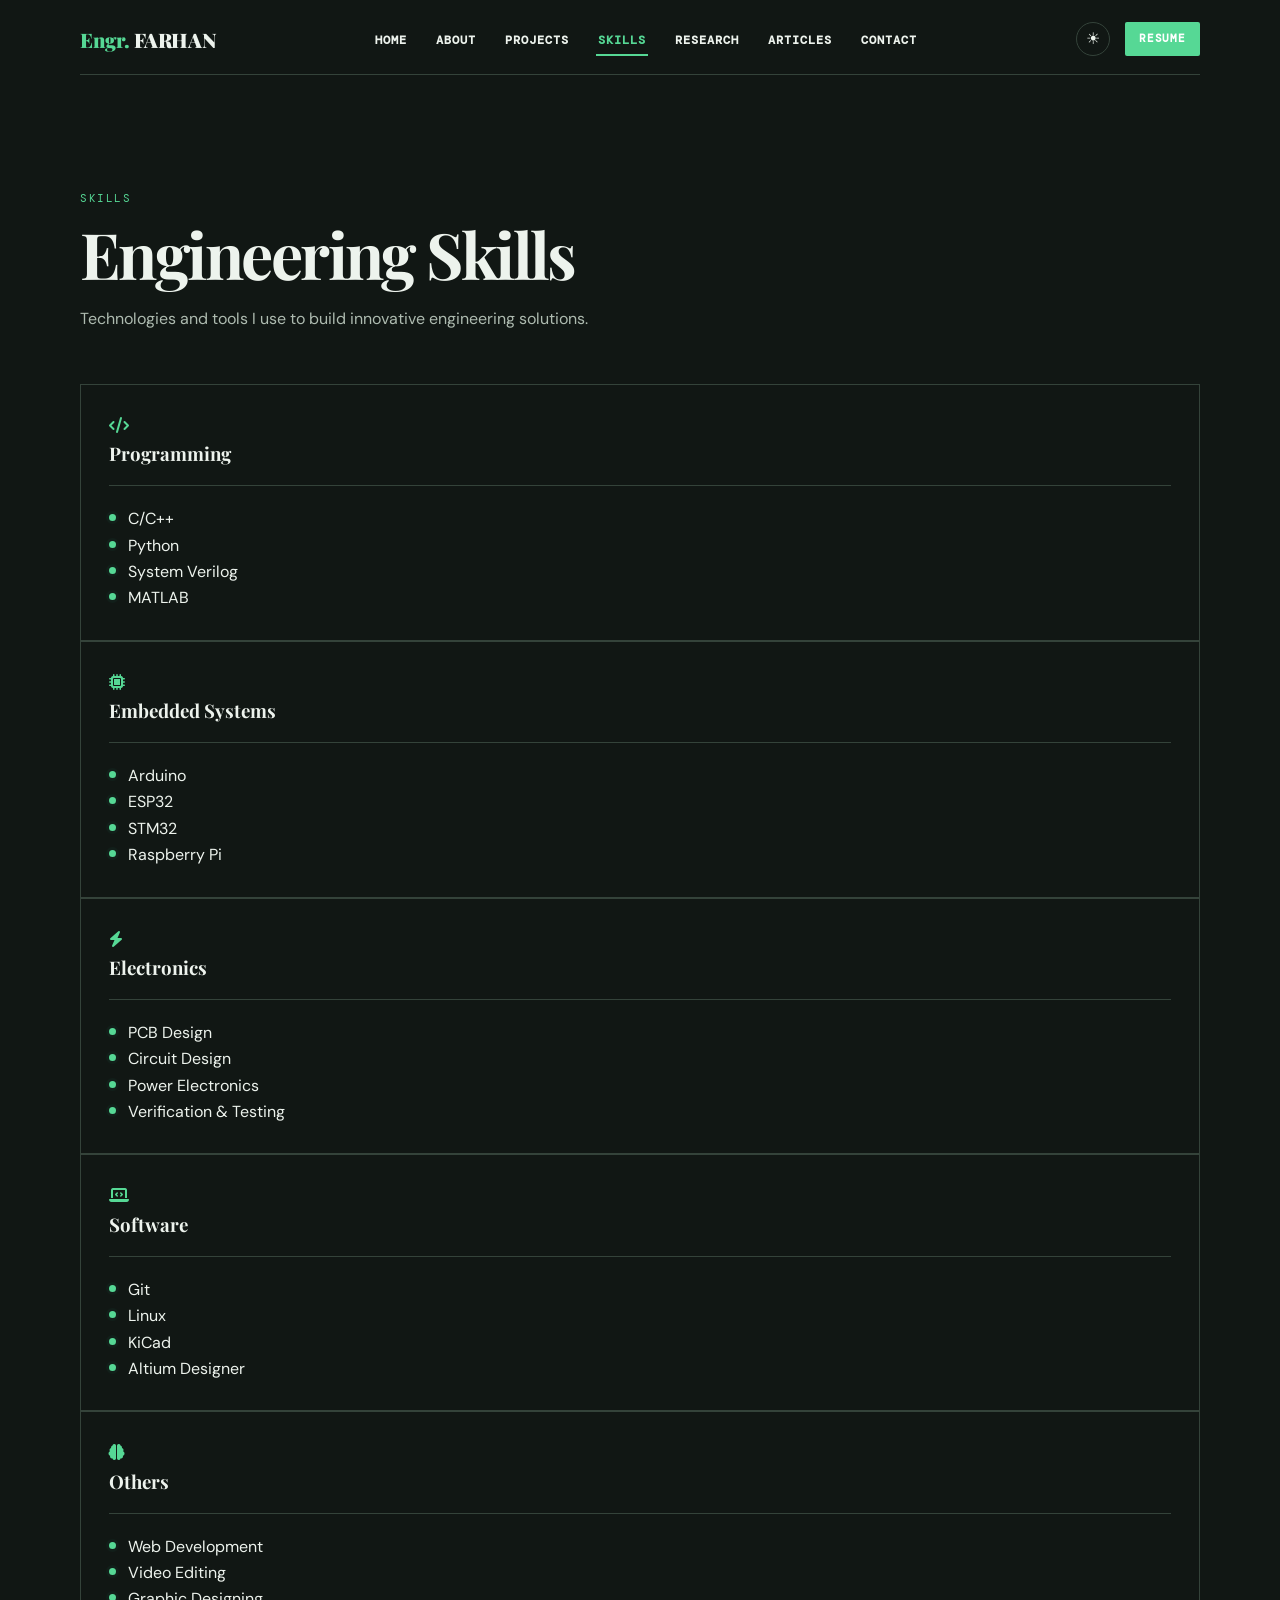
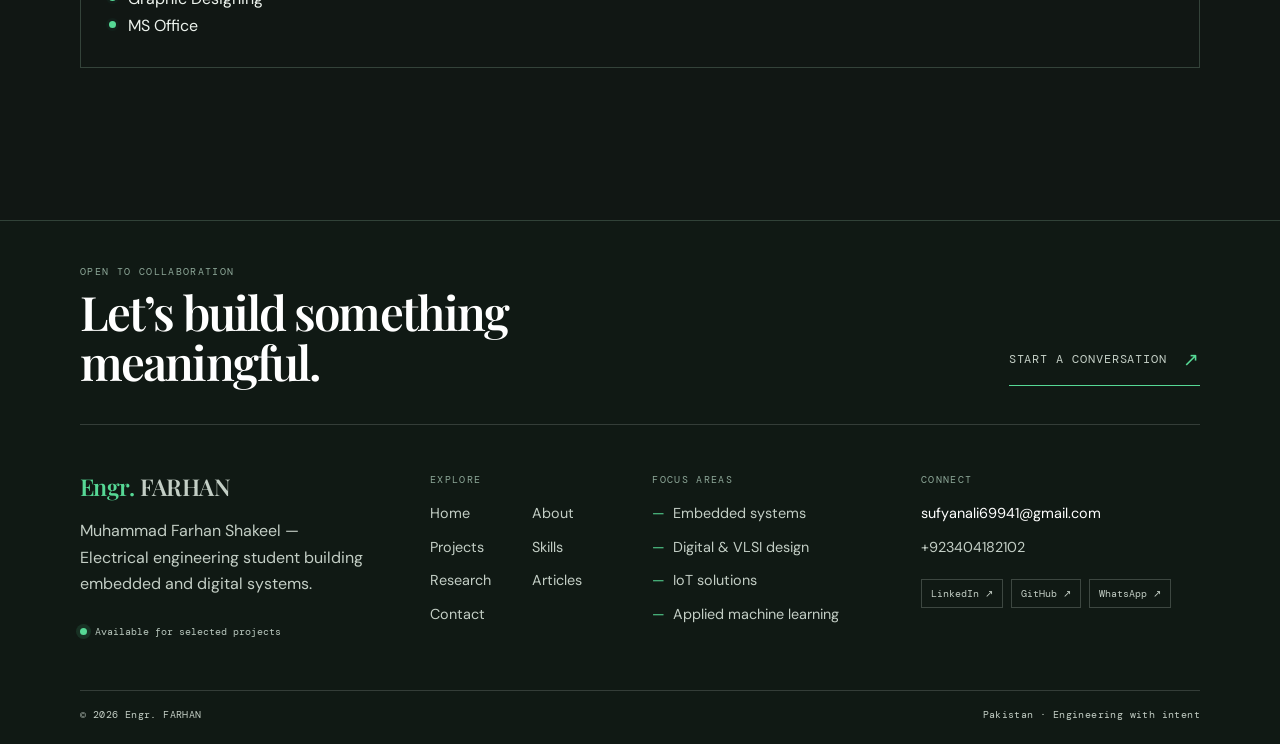
<file: skills.html>
<!DOCTYPE html>
<html lang="en">

<head>

    <script>
        if (localStorage.getItem("portfolio-theme") !== "light") document.documentElement.classList.add("dark-mode-preload");
    </script>

    <meta charset="UTF-8">

    <meta
        name="viewport"
        content="width=device-width, initial-scale=1.0"
    >

    <title>Engineering Skills | Muhammad Farhan Shakeel</title>
    <meta name="description" content="Explore Muhammad Farhan Shakeel’s skills in electrical engineering, PCB design, embedded systems, digital design, and programming.">
    <meta name="author" content="Muhammad Farhan Shakeel">
    <meta name="robots" content="index, follow, max-image-preview:large">
    <meta property="og:type" content="website">
    <meta property="og:site_name" content="Muhammad Farhan Shakeel">
    <meta property="og:title" content="Engineering Skills | Muhammad Farhan Shakeel">
    <meta property="og:description" content="Explore Muhammad Farhan Shakeel’s skills in electrical engineering, PCB design, embedded systems, digital design, and programming.">
    <meta name="twitter:card" content="summary_large_image">
    <meta name="twitter:title" content="Engineering Skills | Muhammad Farhan Shakeel">
    <meta name="twitter:description" content="Explore Muhammad Farhan Shakeel’s skills in electrical engineering, PCB design, embedded systems, digital design, and programming.">


    <!-- Google Fonts -->

    <link
        rel="preconnect"
        href="https://fonts.googleapis.com"
    >

    <link
        rel="preconnect"
        href="https://fonts.gstatic.com"
        crossorigin
    >

    <link
        href="https://fonts.googleapis.com/css2?family=Inter:wght@300;400;500;600;700;800;900&display=swap"
        rel="stylesheet"
    >

    <!-- Font Awesome -->

    <link
        rel="stylesheet"
        href="https://cdnjs.cloudflare.com/ajax/libs/font-awesome/6.6.0/css/all.min.css"
    >

    <!-- CSS Files -->

    <link
        rel="stylesheet"
        href="assets/css/variables.css"
    >

    <link
        rel="stylesheet"
        href="assets/css/base.css"
    >

    <link
        rel="stylesheet"
        href="assets/css/navbar.css"
    >

    <link
        rel="stylesheet"
        href="assets/css/animations.css"
    >

    <link
        rel="stylesheet"
        href="assets/css/responsive.css"
    >

    <link rel="stylesheet" href="assets/css/reference-theme.css">
    <link rel="canonical" href="https://farhanshakeel-ee.netlify.app/skills.html">
    <meta property="og:url" content="https://farhanshakeel-ee.netlify.app/skills.html">
    <meta property="og:image" content="https://farhanshakeel-ee.netlify.app/assets/images/profile/profile.webp">
    <meta property="og:image:alt" content="Muhammad Farhan Shakeel, electrical engineering portfolio">
    <meta name="twitter:image" content="https://farhanshakeel-ee.netlify.app/assets/images/profile/profile.webp">
    <meta name="twitter:image:alt" content="Muhammad Farhan Shakeel, electrical engineering portfolio">
</head>


<body>

    <!-- Loading Screen -->

    <div id="loader"></div>


    <!-- Background Animation -->

    <div class="background-animation"></div>


    <!-- ==============================
                HEADER
    =============================== -->

    <header>

        <nav class="navbar">

            <!-- Logo -->

            <a
                href="index.html"
                class="logo"
            ><span class="brand-prefix">Engr.</span> FARHAN</a>


            <!-- Desktop Navigation -->

            <ul class="nav-links">

                <li>
                    <a href="index.html">
                        Home
                    </a>
                </li>

                <li>
                    <a href="about.html">
                        About
                    </a>
                </li>

                <li>
                    <a href="projects.html">
                        Projects
                    </a>
                </li>

                <li>
                    <a
                        class="active"
                        href="skills.html"
                    >
                        Skills
                    </a>
                </li>

                <li>
                    <a href="research.html">
                        Research
                    </a>
                </li>

                <li>
                    <a href="contact.html">
                        Contact
                    </a>
                </li>

            </ul>


            <!-- Resume Button -->

            <div class="nav-right">

                <a
                    href="assets/resume/resume.pdf"
                    class="resume-btn"
                >
                    Resume
                </a>

            </div>


            <!-- Mobile Menu Button -->

            <div class="menu-btn">

                <i class="fa-solid fa-bars"></i>

            </div>

        </nav>

    </header>


    <!-- ==============================
            MOBILE NAVIGATION
    =============================== -->

    <div class="overlay"></div>


    <nav class="mobile-nav">

        <ul>

            <li>
                <a href="index.html">
                    Home
                </a>
            </li>

            <li>
                <a href="about.html">
                    About
                </a>
            </li>

            <li>
                <a href="projects.html">
                    Projects
                </a>
            </li>

            <li>
                <a href="skills.html">
                    Skills
                </a>
            </li>

            <li>
                <a href="research.html">
                    Research
                </a>
            </li>

            <li>
                <a href="contact.html">
                    Contact
                </a>
            </li>

        </ul>

    </nav>


    <!-- ==============================
                MAIN CONTENT
    =============================== -->

    <main>

        <section>

            <div class="container">


                <!-- Section Title -->

                <div class="section-title">

                    <span>
                        Skills
                    </span>

                    <h1>
                        Engineering Skills
                    </h1>

                    <p>
                        Technologies and tools I use to build
                        innovative engineering solutions.
                    </p>

                </div>


                <!-- ==============================
                        SKILLS CONTAINER
                =============================== -->

                <div
                    id="skillsContainer"
                    class="skills-grid"
                ></div>

            </div>

        </section>

    </main>


    <!-- JavaScript -->

    <script src="assets/js/app.js"></script>

    <script src="assets/js/skills.js"></script>

</body>

</html>
</file>
<file: assets/css/variables.css>
/*==================================================
    DESIGN SYSTEM
    Portfolio v2
==================================================*/

:root {

    /*====================================
        COLORS
    ====================================*/

    --primary: #4F7CFF;
    --primary-light: #7397ff;
    --primary-dark: #2F5DFF;

    --secondary: #00D4FF;

    --accent: #9B5DFF;

    --success: #3DDC84;
    --warning: #F8C537;
    --danger: #FF5C7A;

    /*====================================
        DARK THEME
    ====================================*/

    --bg: #050816;

    --surface: #0B1020;

    --surface-2: #111827;

    --surface-3: #1B2435;

    --card: rgba(17,24,39,0.65);

    --glass: rgba(255,255,255,.05);

    --border: rgba(255,255,255,.08);

    /*====================================
        TEXT
    ====================================*/

    --text: #FFFFFF;

    --text-light: #CBD5E1;

    --text-muted: #94A3B8;

    --heading: #FFFFFF;

    /*====================================
        GRADIENTS
    ====================================*/

    --gradient-primary:
        linear-gradient(
            135deg,
            #4F7CFF,
            #9B5DFF
        );

    --gradient-blue:
        linear-gradient(
            135deg,
            #00D4FF,
            #4F7CFF
        );

    --gradient-purple:
        linear-gradient(
            135deg,
            #7B61FF,
            #D946EF
        );

    --gradient-card:
        linear-gradient(
            180deg,
            rgba(255,255,255,.08),
            rgba(255,255,255,.02)
        );

    /*====================================
        TYPOGRAPHY
    ====================================*/

    --font:
        "Inter",
        sans-serif;

    --fs-xs: .75rem;

    --fs-sm: .875rem;

    --fs-base: 1rem;

    --fs-md: 1.125rem;

    --fs-lg: 1.5rem;

    --fs-xl: 2rem;

    --fs-2xl: 3rem;

    --fs-3xl: 4rem;

    --fs-hero: clamp(3rem,7vw,6rem);

    /*====================================
        FONT WEIGHTS
    ====================================*/

    --fw-light:300;

    --fw-normal:400;

    --fw-medium:500;

    --fw-semibold:600;

    --fw-bold:700;

    --fw-black:900;

    /*====================================
        SPACING
    ====================================*/

    --space-1:.25rem;

    --space-2:.5rem;

    --space-3:.75rem;

    --space-4:1rem;

    --space-5:1.5rem;

    --space-6:2rem;

    --space-7:3rem;

    --space-8:5rem;

    --space-9:7rem;

    /*====================================
        CONTAINER
    ====================================*/

    --container:1320px;

    /*====================================
        RADIUS
    ====================================*/

    --radius-sm:8px;

    --radius-md:14px;

    --radius-lg:22px;

    --radius-xl:30px;

    --radius-full:999px;

    /*====================================
        SHADOWS
    ====================================*/

    --shadow-sm:
        0 5px 15px
        rgba(0,0,0,.2);

    --shadow-md:
        0 15px 40px
        rgba(0,0,0,.35);

    --shadow-lg:
        0 30px 80px
        rgba(0,0,0,.45);

    --shadow-glow:

        0 0 20px rgba(79,124,255,.45),

        0 0 40px rgba(79,124,255,.25);

    /*====================================
        TRANSITIONS
    ====================================*/

    --fast:.25s;

    --normal:.45s;

    --slow:.8s;

    --ease:cubic-bezier(.4,0,.2,1);

    /*====================================
        HEADER
    ====================================*/

    --header-height:80px;

    /*====================================
        Z INDEX
    ====================================*/

    --z-loader:99999;

    --z-modal:9999;

    --z-navbar:500;

    --z-dropdown:300;

    --z-overlay:200;

}


/*==================================================
    RESET
==================================================*/

*,
*::before,
*::after{

    margin:0;

    padding:0;

    box-sizing:border-box;

}

html{

    scroll-behavior:smooth;

}

body{

    font-family:var(--font);

    background:var(--bg);

    color:var(--text);

    overflow-x:hidden;

    line-height:1.6;

}

img{

    display:block;

    width:100%;

}

a{

    color:inherit;

    text-decoration:none;

}

button{

    border:none;

    background:none;

    color:inherit;

    cursor:pointer;

    font-family:inherit;

}

ul{

    list-style:none;

}

input,
textarea{

    font-family:inherit;

}

section{

    padding:120px 0;

}

.container{

    width:min(90%,var(--container));

    margin:auto;

}


/*==================================================
    SCROLLBAR
==================================================*/

::-webkit-scrollbar{

    width:10px;

}

::-webkit-scrollbar-track{

    background:#090d18;

}

::-webkit-scrollbar-thumb{

    background:var(--primary);

    border-radius:20px;

}

::-webkit-scrollbar-thumb:hover{

    background:var(--secondary);

}


::selection{

    background:var(--primary);

    color:white;

}


.text-center{

    text-align:center;

}

.hidden{

    display:none;

}

.flex{

    display:flex;

}

.grid{

    display:grid;

}

.glass{

    background:var(--glass);

    backdrop-filter:blur(18px);

    border:1px solid var(--border);

}

.gradient-text{

    background:var(--gradient-primary);
    -webkit-background-clip:text;
    -webkit-text-fill-color:transparent;
}

.shadow{
    box-shadow:var(--shadow-glow);
}
</file>
<file: assets/css/base.css>
@import url("reference-theme.css");

/* Shared theme overrides must win over page-specific legacy rules. */
.nav-links a { color:var(--ink) !important; font-size:.78rem !important; }
.nav-links a:hover, .nav-links a.active { color:var(--green) !important; }
.project-filter button { color:var(--ink) !important; border-color:#aeb9b0 !important; opacity:1 !important; font-size:.72rem !important; }
.project-filter button:hover, .project-filter button.active { color:#fff !important; border-color:var(--green) !important; }

/*==========================================
    BASE STYLES
==========================================*/

body{

    min-height:100vh;

    background:var(--bg);

    color:var(--text);

    font-family:var(--font);

    overflow-x:hidden;

    position:relative;

}

/*==========================================
    MAIN BACKGROUND
==========================================*/

body::before{

    content:"";

    position:fixed;

    inset:0;

    background:

        radial-gradient(circle at top left,
        rgba(79,124,255,.12),
        transparent 30%),

        radial-gradient(circle at bottom right,
        rgba(155,93,255,.12),
        transparent 30%),

        radial-gradient(circle at center,
        rgba(0,212,255,.06),
        transparent 40%);

    z-index:-3;

}

/*==========================================
    GRID BACKGROUND
==========================================*/

body::after{

    content:"";

    position:fixed;

    inset:0;

    background-image:

        linear-gradient(

            rgba(255,255,255,.025) 1px,

            transparent 1px

        ),

        linear-gradient(

            90deg,

            rgba(255,255,255,.025) 1px,

            transparent 1px

        );

    background-size:60px 60px;

    z-index:-2;

    opacity:.35;

}

.background-animation{

    position:fixed;

    inset:0;

    overflow:hidden;

    pointer-events:none;

    z-index:-1;

}

.background-animation::before{

    content:"";

    position:absolute;

    width:600px;

    height:600px;

    border-radius:50%;

    background:#4F7CFF;

    filter:blur(160px);

    opacity:.16;

    top:-200px;

    left:-150px;

    animation:floatOne 18s infinite alternate;

}

.background-animation::after{

    content:"";

    position:absolute;

    width:500px;

    height:500px;

    border-radius:50%;

    background:#9B5DFF;

    filter:blur(180px);

    opacity:.12;

    bottom:-120px;

    right:-100px;

    animation:floatTwo 20s infinite alternate;

}


section{

    position:relative;

    padding:76px 0 70px;

}

main > section:first-child{

    padding-top:132px;

}

section h2{

    font-size:3rem;

    margin-bottom:20px;

    font-weight:800;

}

section p{

    color:var(--text-light);

}

.section-title{

    text-align:center;

    margin-bottom:80px;

}

.section-title span{

    color:var(--primary);

    text-transform:uppercase;

    letter-spacing:3px;

    font-size:.85rem;

}

.section-title h1, .section-title h2{

    margin-top:10px;

    font-size:3.3rem;

}

.section-title p{

    max-width:700px;

    margin:auto;

    margin-top:20px;

}

.btn-primary{

    display:inline-flex;

    align-items:center;

    justify-content:center;

    gap:12px;

    padding:16px 34px;

    border-radius:999px;

    background:var(--gradient-primary);

    color:white;

    font-weight:700;

    transition:var(--normal);

    box-shadow:var(--shadow-glow);

}

.btn-primary:hover{

    transform:translateY(-5px);

    scale:1.03;

}

.btn-secondary{

    display:inline-flex;

    align-items:center;

    justify-content:center;

    padding:16px 34px;

    border-radius:999px;

    border:1px solid var(--border);

    backdrop-filter:blur(20px);

    background:rgba(255,255,255,.04);

    transition:var(--normal);

}

.btn-secondary:hover{

    background:rgba(255,255,255,.08);

}

.glass-card{

    background:rgba(255,255,255,.04);

    backdrop-filter:blur(18px);

    border:1px solid rgba(255,255,255,.08);

    border-radius:24px;

    overflow:hidden;

    transition:var(--normal);

}

.glass-card:hover{

    transform:translateY(-10px);

    border-color:var(--primary);

    box-shadow:var(--shadow-glow);

}

section#timeline{

    background:linear-gradient(180deg, rgba(79,124,255,.08), rgba(155,93,255,.03));

}

.timeline-wrapper{

    position:relative;

    display:grid;

    gap:3rem;

    padding:3rem 0 1rem;

}

.timeline-line{

    position:absolute;

    left:50%;

    top:0;

    bottom:0;

    width:4px;

    background:linear-gradient(180deg, rgba(79,124,255,.65), rgba(155,93,255,.35));

    transform:translateX(-50%);

    border-radius:999px;

}

.timeline-item{

    position:relative;

    width:100%;

    display:grid;

    align-items:flex-start;

}

.timeline-item.left{

    padding-right:5rem;

}

.timeline-item.right{

    padding-left:5rem;

}

.timeline-item::before{

    content:"";

    position:absolute;

    top:2.5rem;

    width:18px;

    height:18px;

    border-radius:50%;

    background:var(--bg);

    border:4px solid var(--primary);

    box-shadow:0 0 0 8px rgba(79,124,255,.12);

}

.timeline-item.left::before{

    right:calc(50% - 9px);

}

.timeline-item.right::before{

    left:calc(50% - 9px);

}

.timeline-content{

    padding:2rem;

    border-radius:28px;

    border:1px solid rgba(255,255,255,.14);

    background:rgba(255,255,255,.14);

    box-shadow:0 18px 45px rgba(0,0,0,.1);

    transition:transform .25s ease, box-shadow .25s ease;

}

.timeline-content:hover{

    transform:translateY(-4px);

    box-shadow:0 24px 55px rgba(0,0,0,.14);

}

.timeline-date{

    display:inline-block;

    margin-bottom:1rem;

    color:var(--primary);

    font-weight:700;

    letter-spacing:.12em;

    text-transform:uppercase;

}

.timeline-content{

    padding:2rem;

    border-radius:28px;

    border:1px solid rgba(255,255,255,.14);

    background:rgba(255,255,255,.14);

    box-shadow:0 18px 45px rgba(0,0,0,.1);

    transition:transform .25s ease, box-shadow .25s ease;

}

.timeline-content:hover{

    transform:translateY(-4px);

    box-shadow:0 24px 55px rgba(0,0,0,.14);

}

.timeline-content h3{

    margin-bottom:.75rem;

}

.timeline-content ul{

    margin:1rem 0 0;

    padding-left:1.35rem;

    list-style-type:disc;

    color:var(--text-light);

}

.timeline-content ul li{

    margin-bottom:.65rem;

}

.timeline-item.left .timeline-content{

    text-align:right;

}

.timeline-item.right .timeline-content{

    text-align:left;

}

.section-title{

    margin-bottom:3rem;

}


.timeline-content h3{

    margin-bottom:.75rem;

}

.timeline-content ul{

    margin:1rem 0 0;

    padding-left:1.25rem;

    list-style-type:disc;

    color:var(--text-light);

}

.timeline-content ul li{

    margin-bottom:.65rem;

}

.glass-panel{

    background:rgba(255,255,255,.03);

    border:1px solid rgba(255,255,255,.07);

    backdrop-filter:blur(24px);

    border-radius:30px;

}


.badge{

    display:inline-flex;

    align-items:center;

    gap:8px;

    padding:8px 18px;

    border-radius:999px;

    background:rgba(79,124,255,.12);

    color:var(--primary);

    font-size:.85rem;

    font-weight:600;

}


.hover-glow{

    transition:.4s;

}

.hover-glow:hover{

    box-shadow:

        0 0 30px rgba(79,124,255,.35);

}


.divider{

    width:120px;

    height:5px;

    border-radius:999px;

    margin:25px auto;

    background:var(--gradient-primary);

}

.progress-bar{

    position:fixed;

    top:0;

    left:0;

    width:0;

    height:4px;

    background:var(--gradient-blue);

    z-index:99999;

}


#loader{

    position:fixed;

    inset:0;

    display:flex;

    justify-content:center;

    align-items:center;

    background:#050816;

    z-index:999999;

}

/* Missing in animations.css */
.cursor {
    display:none !important;
  width: 30px;
  height: 30px;
  border: 2px solid var(--primary);
  border-radius: 50%;
  position: fixed;
  pointer-events: none;
  z-index: 9999;
  transition: transform 0.1s ease;
}

.cursor-dot {
    display:none !important;
  width: 6px;
  height: 6px;
  background: var(--primary);
  border-radius: 50%;
  position: fixed;
  pointer-events: none;
  z-index: 9999;
}
</file>
<file: assets/css/navbar.css>
/*==================================================
                    NAVBAR
==================================================*/

header{

    position:fixed;

    top:20px;

    left:50%;

    transform:translateX(-50%);

    width:min(95%,1350px);

    z-index:1000;

    transition:.4s ease;

}

.navbar{

    display:flex;

    align-items:center;

    justify-content:space-between;

    padding:14px 30px;

    background:rgba(10,15,30,.55);

    backdrop-filter:blur(22px);

    border:1px solid rgba(255,255,255,.08);

    border-radius:18px;

    box-shadow:

        0 10px 35px rgba(0,0,0,.25);

}

.logo{

    font-size:1.6rem;

    font-weight:900;

    letter-spacing:2px;

    color:white;

    cursor:pointer;

    position:relative;

}

.logo span{

    color:var(--primary);

}

.logo::after{

    content:"";

    position:absolute;

    left:0;

    bottom:-5px;

    width:100%;

    height:3px;

    border-radius:20px;

    background:var(--gradient-primary);

    transform:scaleX(0);

    transform-origin:left;

    transition:.4s;

}

.logo:hover::after{

    transform:scaleX(1);

}


.nav-links{

    display:flex;

    align-items:center;

    gap:35px;

}

.nav-links li{

    position:relative;

}

.nav-links a{

    color:var(--text-light);

    font-weight:1000;

    transition:.35s;

}

.nav-links a:hover{

    color:white;

}



.nav-links a::after{

    content:"";

    position:absolute;

    left:0;

    bottom:-10px;

    width:100%;

    height:3px;

    background:var(--gradient-primary);

    border-radius:20px;

    transform:scaleX(0);

    transform-origin:left;

    transition:.35s;

}

.nav-links a:hover::after,

.nav-links a.active::after{

    transform:scaleX(1);

}

.nav-links a.active{

    color:white;

}


.nav-right{

    display:flex;

    align-items:center;

    gap:15px;

}


.icon-btn{

    width:48px;

    height:48px;

    border-radius:50%;

    display:flex;

    align-items:center;

    justify-content:center;

    background:rgba(255,255,255,.05);

    border:1px solid rgba(255,255,255,.06);

    transition:.35s;

    cursor:pointer;

}

.icon-btn:hover{

    transform:translateY(-4px);

    background:var(--primary);

    color:white;

}


.resume-btn{

    padding:14px 26px;

    border-radius:999px;

    background:var(--gradient-primary);

    color:white;

    font-weight:600;

    transition:.4s;

}

.resume-btn:hover{

    transform:translateY(-4px);

    box-shadow:var(--shadow-glow);

}


header.scrolled{

    top:10px;

}

header.scrolled .navbar{

    background:rgba(5,8,22,.82);

    border-color:rgba(255,255,255,.12);

}


.menu-btn{

    display:none;

    width:48px;

    height:48px;

    border-radius:12px;

    background:rgba(255,255,255,.05);

    align-items:center;

    justify-content:center;

    cursor:pointer;

    color:white;

    font-size:1.25rem;

}


.mobile-nav{

    position:fixed;

    top:0;

    right:-100%;

    width:340px;

    height:100vh;

    background:#08101F;

    backdrop-filter:blur(30px);

    transition:.45s ease;

    z-index:2000;

    padding:100px 35px;

}

.mobile-nav.active{

    right:0;

}


.mobile-nav ul{

    display:flex;

    flex-direction:column;

    gap:25px;

}

.mobile-nav a{

    font-size:1.2rem;

    color:white;

}


.overlay{

    position:fixed;

    inset:0;

    background:rgba(0,0,0,.6);

    backdrop-filter:blur(3px);

    opacity:0;

    visibility:hidden;

    transition:.35s;

    z-index:1500;

}

.overlay.active{

    opacity:1;

    visibility:visible;

}

@media(max-width:1000px){

.nav-links{

display:none;

}

.resume-btn{

display:none;

}

.menu-btn{

display:flex;

}

}
</file>
<file: assets/css/hero.css>
/*==================================================
                    HERO
==================================================*/

.hero{

    min-height:calc(100vh - 20px);

    display:flex;

    align-items:center;

    position:relative;

}

.hero-container{

    display:grid;

    grid-template-columns:1.1fr .9fr;

    align-items:center;

    gap:80px;

}

.hero-left h1{

    font-size:clamp(3.5rem,8vw,6rem);

    font-weight:900;

    line-height:1;

    margin:25px 0;

}

.hero-left h2{

    font-size:2rem;

    color:var(--text-light);

    margin-bottom:30px;

}

.hero-left p{

    max-width:650px;

    color:var(--text-muted);

    font-size:1.1rem;

    margin-bottom:40px;

}

.hero-badge{

    display:inline-flex;

    align-items:center;

    gap:12px;

    padding:12px 22px;

    border-radius:999px;

    background:rgba(79,124,255,.12);

    border:1px solid rgba(79,124,255,.25);

    color:var(--primary);

    font-weight:600;

}


.hero-buttons{

    display:flex;

    gap:20px;

    margin-bottom:45px;

    flex-wrap:wrap;

}


.hero-social{

    display:flex;

    gap:18px;

}

.hero-social a{

    width:52px;

    height:52px;

    border-radius:50%;

    display:flex;

    align-items:center;

    justify-content:center;

    background:rgba(255,255,255,.05);

    transition:.35s;

}

.hero-social a:hover{

    background:var(--primary);

    transform:translateY(-6px);

}


.profile-card{

    width:420px;

    height:520px;

    margin:auto;

    border-radius:35px;

    overflow:hidden;

    background:var(--gradient-card);

    border:1px solid rgba(255,255,255,.08);

    backdrop-filter:blur(18px);

    position:relative;

    animation:float 6s ease-in-out infinite;

}

.profile-card img{

    width:100%;

    height:100%;

    object-fit:cover;

}


.floating-card{

    position:absolute;

    padding:15px 22px;

    border-radius:18px;

    background:rgba(15,20,35,.8);

    backdrop-filter:blur(16px);

    border:1px solid rgba(255,255,255,.08);

    display:flex;

    align-items:center;

    gap:10px;

    box-shadow:var(--shadow-md);

}

.one{

    top:10%;

    left:-40px;

}

.two{

    top:28%;

    right:-30px;

}

.three{

    bottom:22%;

    left:-50px;

}

.four{

    bottom:5%;

    right:-20px;

}


.stats{

    padding:60px 0 100px;

}

.stats-grid{

    display:grid;

    grid-template-columns:repeat(4,1fr);

    gap:30px;

}

.stat-card{

    padding:35px;

    border-radius:24px;

    text-align:center;

    background:rgba(255,255,255,.04);

    border:1px solid rgba(255,255,255,.08);

    backdrop-filter:blur(16px);

    transition:.35s;

}

.stat-card:hover{

    transform:translateY(-10px);

    box-shadow:var(--shadow-glow);

}

.stat-card h2{

    font-size:3rem;

    color:var(--primary);

}

.stat-card p{

    color:var(--text-light);

}
</file>
<file: assets/css/projects.css>
/*=========================================
                PROJECTS
==========================================*/

.projects{

    padding:150px 0;

}

.projects-grid{

    display:grid;

    grid-template-columns:

        repeat(auto-fit,minmax(360px,1fr));

    gap:40px;

    margin-top:70px;

}


.project-search{

    width:700px;

    max-width:100%;

    margin:50px auto;

    display:flex;

    align-items:center;

    gap:15px;

    padding:18px 28px;

    border-radius:20px;

    background:rgba(255,255,255,.04);

    border:1px solid rgba(255,255,255,.08);

}

.project-search input{

    width:100%;

    background:none;

    border:none;

    color:white;

    font-size:1rem;

    outline:none;

}


.project-filter{

    display:flex;

    justify-content:center;

    flex-wrap:wrap;

    gap:15px;

    margin-bottom:60px;

}

.project-filter button{

    padding:12px 24px;

    border-radius:999px;

    background:rgba(255,255,255,.04);

    color:white;

    border:1px solid rgba(255,255,255,.08);

    transition:.35s;

}

.project-filter button:hover,

.project-filter button.active{

    background:var(--primary);

}




.project-card{

    border-radius:28px;

    overflow:hidden;

    background:#111827;

    transition:.45s;

    position:relative;

    border:1px solid rgba(255,255,255,.08);

}



.project-card:hover{

    transform:

        translateY(-15px)

        scale(1.02);

    box-shadow:

        0 30px 80px

        rgba(79,124,255,.25);

}


.project-image{

    height:240px;

    overflow:hidden;

}

.project-image img{

    width:100%;

    height:100%;

    object-fit:cover;

    transition:.5s;

}

.project-card:hover img{

    transform:scale(1.1);

}



.project-body{

    padding:28px;

}



.project-info{

    display:grid;

    grid-template-columns:repeat(2,1fr);

    gap:15px;

    margin:25px 0;

}

.project-info div{

    background:rgba(255,255,255,.04);

    padding:15px;

    border-radius:14px;

    text-align:center;

}



.project-card .btn-primary{

    width:100%;

}


.featured-project{

    margin-top:80px;

    margin-bottom:90px;

    border-radius:35px;

    overflow:hidden;

    display:grid;

    grid-template-columns:1fr 1fr;

    background:#101827;

}



/* skills */


.skills-grid{

    display:grid;

    grid-template-columns:repeat(auto-fit,minmax(min(100%,350px),1fr));

    gap:35px;

}

.skill-category{

    padding:35px;

    min-width:0;


}

.skill-header{

    display:flex;

    align-items:center;

    gap:15px;

    margin-bottom:25px;

}

.skill{

    margin-bottom:22px;

}

.skill-info{

    display:flex;

    justify-content:space-between;

    margin-bottom:8px;

}

.skill-bar{

    height:10px;

    border-radius:20px;

    background:rgba(255,255,255,.08);

    overflow:hidden;

}

.skill-progress{

    height:100%;

    background:linear-gradient(90deg,#4f7cff,#7c5cff);

    border-radius:20px;

    animation:growBar 1.5s ease;

}

@keyframes growBar{

    from{

        width:0;

    }

}
</file>
<file: assets/css/project-page.css>
#projectHero{

    min-height:100vh;

    display:flex;

    align-items:center;

    padding-top:120px;

}


.project-hero{

    display:grid;

    grid-template-columns:1.1fr .9fr;

    gap:70px;

    align-items:center;

}

.project-cover{

    border-radius:30px;

    overflow:hidden;

    box-shadow:var(--shadow-lg);

}

.project-cover img{

    width:100%;

    height:100%;

    display:block;

    object-fit:contain;

    background:var(--paper);

}


.project-content h1{

    font-size:4rem;

    margin-bottom:20px;

}

.project-content p{

    color:var(--text-light);

    margin:25px 0;

    line-height:1.8;

}


.tech-list{

    display:flex;

    flex-wrap:wrap;

    gap:15px;

    margin:35px 0;

}

.tech-list span{

    padding:10px 18px;

    border-radius:999px;

    background:rgba(79,124,255,.15);

    color:var(--primary);

}


.gallery-grid{

    display:grid;

    grid-template-columns:

    repeat(auto-fill,minmax(300px,1fr));

    gap:25px;

}

.gallery-grid img{

    display:block;

    width:100%;

    height:100%;

    aspect-ratio:16 / 9;

    object-fit:contain;

    background:var(--paper);

    border-radius:18px;

    cursor:pointer;

    transition:.4s;

}

.gallery-grid img:hover{

    transform:scale(1.05);

}



.video-grid{

    display:grid;

    grid-template-columns:

    repeat(auto-fit,minmax(450px,1fr));

    gap:30px;

}

.video-grid video{

    width:100%;

    border-radius:20px;

}


.spec-table{

    width:100%;

    border-collapse:collapse;

}

.spec-table td{

    padding:18px;

    border-bottom:1px solid rgba(255,255,255,.08);

}

.spec-table tr:hover{

    background:rgba(255,255,255,.03);

}



.download-grid{

    display:grid;

    grid-template-columns:

    repeat(auto-fit,minmax(250px,1fr));

    gap:25px;

}

.download-card{

    padding:30px;

    border-radius:20px;

    background:rgba(255,255,255,.04);

    transition:.35s;

}

.download-card:hover{

    transform:translateY(-8px);

}


.related-grid{

    display:grid;

    grid-template-columns:

    repeat(auto-fit,minmax(320px,1fr));

    gap:35px;

}


/*====================================
        LIGHTBOX
====================================*/

.lightbox{

    position:fixed;

    inset:0;

    background:rgba(0,0,0,.92);

    display:flex;

    justify-content:center;

    align-items:center;

    opacity:0;

    visibility:hidden;

    transition:.35s;

    z-index:99999;

}

.lightbox.active{

    opacity:1;

    visibility:visible;

}

.lightbox img{

    max-width:90%;

    max-height:85vh;

    border-radius:20px;

}

.lightbox button{

    position:absolute;

    width:60px;

    height:60px;

    border-radius:50%;

    background:rgba(255,255,255,.08);

    color:white;

    font-size:1.3rem;

}

.close{

    top:30px;

    right:30px;

}

.prev{

    left:40px;

}

.next{

    right:40px;

}
</file>
<file: assets/css/animations.css>
/*==================================================
                FADE UP
==================================================*/

.fade-up{

    opacity:0;

    transform:translateY(50px);

    transition:

        opacity .8s ease,

        transform .8s ease;

}

.fade-up.show{

    opacity:1;

    transform:translateY(0);

}


.fade-left{

    opacity:0;

    transform:translateX(-60px);

    transition:.8s;

}

.fade-left.show{

    opacity:1;

    transform:translateX(0);

}

.fade-right{

    opacity:0;

    transform:translateX(60px);

    transition:.8s;

}

.fade-right.show{

    opacity:1;

    transform:translateX(0);

}


.scale{

    opacity:0;

    transform:scale(.85);

    transition:.7s;

}

.scale.show{

    opacity:1;

    transform:scale(1);

}


.rotate{

    opacity:0;

    transform:rotate(-10deg) scale(.9);

    transition:.8s;

}

.rotate.show{

    opacity:1;

    transform:rotate(0deg) scale(1);

}


@keyframes float{

0%{

transform:translateY(0);

}

50%{

transform:translateY(-18px);

}

100%{

transform:translateY(0);

}

}

.float{

animation:float 6s ease-in-out infinite;

}

@keyframes glow{

0%{

box-shadow:0 0 0 rgba(79,124,255,.3);

}

50%{

box-shadow:

0 0 30px

rgba(79,124,255,.6);

}

100%{

box-shadow:0 0 0 rgba(79,124,255,.3);

}

}

.glow{

animation:glow 3s infinite;

}


@keyframes gradientMove{

0%{

background-position:0% 50%;

}

50%{

background-position:100% 50%;

}

100%{

background-position:0% 50%;

}

}

.animated-gradient{

background-size:300% 300%;

animation:

gradientMove

8s linear infinite;

}



@keyframes pulse{

0%{

transform:scale(1);

}

50%{

transform:scale(1.08);

}

100%{

transform:scale(1);

}

}

.pulse{

animation:pulse 2.5s infinite;

}


.shine{

position:relative;

overflow:hidden;

}

.shine::before{

content:"";

position:absolute;

top:0;

left:-100%;

width:50%;

height:100%;

background:

linear-gradient(

90deg,

transparent,

rgba(255,255,255,.35),

transparent

);

transform:skewX(-25deg);

transition:.8s;

}

.shine:hover::before{

left:160%;

}

.project-card{

transition:

transform .4s,

box-shadow .4s;

}

.project-card:hover{

transform:

translateY(-12px)

rotateX(3deg);

}


.btn-primary{

position:relative;

overflow:hidden;

}

.btn-primary::after{

content:"";

position:absolute;

width:0;

height:0;

border-radius:50%;

background:

rgba(255,255,255,.25);

left:50%;

top:50%;

transform:

translate(-50%,-50%);

transition:.45s;

}

.btn-primary:hover::after{

width:350px;

height:350px;

}


body{

animation:

pageLoad

.6s ease;

}

@keyframes pageLoad{

from{

opacity:0;

transform:translateY(20px);

}

to{

opacity:1;

transform:translateY(0);

}

}


.delay-1{

transition-delay:.1s;

}

.delay-2{

transition-delay:.2s;

}

.delay-3{

transition-delay:.3s;

}

.delay-4{

transition-delay:.4s;

}

.delay-5{

transition-delay:.5s;

}



.progress-bar{

position:fixed;

top:0;

left:0;

height:4px;

width:0;

background:linear-gradient(

90deg,

#4f7cff,

#7c5cff,

#00d4ff

);

z-index:99999;

transition:width .1s linear;

}


/* ==================================================
                CUSTOM CURSOR
================================================== */
.cursor {
    width: 30px;
    height: 30px;
    border: 2px solid var(--primary);
    border-radius: 50%;
    position: fixed;
    pointer-events: none;
    z-index: 9999;
    transition: transform 0.15s ease, width 0.15s ease, height 0.15s ease;
}

.cursor-dot {
    width: 6px;
    height: 6px;
    background: var(--primary);
    border-radius: 50%;
    position: fixed;
    pointer-events: none;
    z-index: 9999;
    transition: transform 0.15s ease;
}

.cursor.hover {
    transform: scale(1.5);
    background: rgba(79, 124, 255, 0.15);
    border-color: var(--primary-light);
}

.cursor-dot.hover {
    transform: scale(0.5);
}
</file>
<file: assets/css/responsive.css>
/*==================================================
                LARGE DESKTOP
==================================================*/

@media (min-width:1600px){

.container{

    max-width:1500px;

}

.hero-left h1{

    font-size:6rem;

}

.projects-grid{

    grid-template-columns:repeat(3,1fr);

}

}


/*==================================================
                LAPTOP
==================================================*/

@media (max-width:1400px){

.container{

    width:92%;

}

.hero-container{

    gap:50px;

}

.profile-card{

    width:360px;

    height:460px;

}

}


/*==================================================
            SMALL LAPTOP
==================================================*/

@media (max-width:1200px){

.hero-container{

    grid-template-columns:1fr;

    text-align:center;

}

.hero-left{

    order:2;

}

.hero-right{

    order:1;

}

.hero-buttons{

    justify-content:center;

}

.hero-social{

    justify-content:center;

}

.stats-grid{

    grid-template-columns:repeat(2,1fr);

}

.project-hero{

    grid-template-columns:1fr;

}

.featured-project{

    grid-template-columns:1fr;

}

}


/*==================================================
                TABLET
==================================================*/

@media (max-width:992px){

.nav-links{

    display:none;

}

.menu-btn{

    display:flex;

}

.project-search{

    width:100%;

}

.projects-grid{

    grid-template-columns:repeat(2,1fr);

}

.gallery-grid{

    grid-template-columns:repeat(2,1fr);

}

.video-grid{

    grid-template-columns:1fr;

}

.download-grid{

    grid-template-columns:repeat(2,1fr);

}

.related-grid{

    grid-template-columns:repeat(2,1fr);

}

}


/*==================================================
            LARGE MOBILE
==================================================*/

@media (max-width:768px){

section{

    padding:88px 0 44px;

}

main > section:first-child{

    padding-top:116px;

}

.hero{

    min-height:calc(100vh - 72px);
    padding-top:72px;

}

.hero-left h1{

    font-size:3.3rem;

}

.hero-left h2{

    font-size:1.5rem;

}

.profile-card{

    width:300px;

    height:390px;

}

.stats-grid{

    grid-template-columns:1fr;

}

.projects-grid{

    grid-template-columns:1fr;

}

.gallery-grid{

    grid-template-columns:1fr;

}

.download-grid{

    grid-template-columns:1fr;

}

.related-grid{

    grid-template-columns:1fr;

}

.project-filter{

    justify-content:flex-start;

    overflow-x:auto;

    padding-bottom:10px;

}

.project-filter::-webkit-scrollbar{

    height:6px;

}

}

/*==================================================
                MOBILE
==================================================*/

@media (max-width:576px){

header{

    top:8px;
    width:calc(100% - 16px);

}

.navbar{

    padding:10px 14px;

}

.hero-left h1{

    font-size:2.7rem;

}

.hero{

    padding-top:72px;

}

main > section:first-child{

    padding-top:104px;

}

.hero-left p{

    font-size:1rem;

}

.hero-buttons{

    flex-direction:column;

}

.hero-buttons a{

    width:100%;

    justify-content:center;

}

.section-title h1, .section-title h2{

    font-size:2rem;

}

.project-card{

    border-radius:20px;

}

.timeline-wrapper{

    padding-left:1.8rem;

}

.timeline-item{

    width:100%;

    text-align:left;

    justify-self:start;

    padding:0;

}

.timeline-item.left,

.timeline-item.right{

    text-align:left;

    padding:0;

}

.timeline-item::before{

    left:12px;

    right:auto;

    top:2rem;

}

.timeline-line{

    left:12px;

}

.timeline-content{

    margin-left:2.4rem;

}

.project-body{

    padding:20px;

}

.featured-content{

    padding:25px;

}

}


/*==================================================
            SMALL PHONES
==================================================*/

@media (max-width:420px){

.profile-card{

    width:250px;

    height:320px;

}

.hero-badge{

    font-size:.8rem;

}

.logo{

    font-size:1.2rem;

}

.project-search{

    padding:14px 18px;

}

.lightbox img{

    max-width:96%;

}

}



/*==================================================
        LANDSCAPE PHONES
==================================================*/

@media (max-height:500px){

.hero{

    min-height:auto;

    padding:120px 0;

}

.mobile-nav{

    overflow-y:auto;

}

}

/*==================================================
            TOUCH DEVICES
==================================================*/

@media (hover:none){

.project-card:hover{

    transform:none;

}

.btn-primary:hover{

    transform:none;

}

.hero-social a:hover{

    transform:none;

}

}


/*==================================================
        REDUCED MOTION
==================================================*/

@media (prefers-reduced-motion:reduce){

*{

    animation:none !important;

    transition:none !important;

    scroll-behavior:auto !important;

}

}


/*==================================================
                PRINT
==================================================*/

@media print{

header,

footer,

.hero-social,

.hero-buttons,

.menu-btn,

.overlay,

.mobile-nav{

    display:none !important;

}

body{

    background:white;

    color:black;

}

.project-card{

    box-shadow:none;

    border:1px solid #ccc;

}

}
</file>
<file: assets/css/reference-theme.css>
@import url('https://fonts.googleapis.com/css2?family=DM+Mono:wght@400;500&family=DM+Sans:wght@400;500;600;700&family=Playfair+Display:wght@600;700;800&display=swap');

:root {
    --paper: #f4f2ec;
    --ink: #17231d;
    --muted-ink: #66716a;
    --line: #d8d8ce;
    --green: #1d5b42;
    --green-soft: #e4ece6;
    --orange: #c46232;
    --serif: 'Playfair Display', Georgia, serif;
    --sans: 'DM Sans', sans-serif;
    --mono: 'DM Mono', monospace;
}

body.dark-mode {
    --paper: #111714;
    --ink: #edf3ed;
    --muted-ink: #aebbb0;
    --line: #34433a;
    --green: #56d895;
    --green-soft: #1d3026;
}

html.dark-mode-preload {
    background: #111714;
}

html.dark-mode-preload body {
    --paper: #111714;
    --ink: #edf3ed;
    --muted-ink: #aebbb0;
    --line: #34433a;
    --green: #56d895;
    --green-soft: #1d3026;
}

html { scroll-behavior: smooth; overflow-x:clip; }
body {
    background: var(--paper) !important;
    color: var(--ink) !important;
    font-family: var(--sans) !important;
    line-height: 1.65;
    padding-top: 94px;
    opacity: 1;
    transform: none;
    animation: none;
    transition: opacity 150ms ease-out;
}
body.page-leaving { opacity: 0; pointer-events: none; }
@media (prefers-reduced-motion: reduce) {
    body { transition: none; }
}
body::before, body::after, .background-animation, #particles, #loader, .progress-bar { display:none !important; }
.container { width:min(1120px, calc(100% - 48px)); max-width:none; margin:auto; }
header {
    position:fixed !important; top:0 !important; left:0 !important; transform:none !important;
    width:100% !important; padding:22px 0 0; z-index:1000;
    background:var(--paper);
}
.navbar {
    width:min(1120px, calc(100% - 48px)); margin:auto; padding:0 0 18px;
    background:transparent !important; border:0 !important; border-bottom:1px solid var(--line) !important;
    border-radius:0 !important; box-shadow:none !important; backdrop-filter:none !important;
}
.logo { color:var(--ink) !important; font-family:var(--serif); font-size:1.25rem; letter-spacing:-.02em; }
.logo .brand-prefix { color:var(--green) !important; }
.footer-brand-name .brand-prefix { color:#56d895; }
.logo::after { display:none; }
.nav-links { gap:25px; }
.nav-links a { position:relative; color:var(--ink) !important; font-family:var(--mono); font-size:.78rem; text-transform:uppercase; letter-spacing:.08em; padding:8px 2px; transition:color .2s ease, transform .2s ease; }
.nav-links a::before { content:""; position:absolute; left:0; right:0; bottom:0; height:2px; background:var(--green); transform:scaleX(0); transform-origin:left; transition:transform .2s ease; }
.nav-links a:hover, .nav-links a.active { color:var(--green) !important; transform:translateY(-2px); }
.nav-links a:hover::before, .nav-links a.active::before { transform:scaleX(1); }
.nav-links a::after { display:none; }
.resume-btn { padding:8px 14px; border-radius:2px; background:var(--green) !important; color:#fff !important; font-family:var(--mono); font-size:.68rem; text-transform:uppercase; letter-spacing:.08em; }
.theme-toggle { width:34px; height:34px; padding:0; border:1px solid var(--line); border-radius:50%; background:transparent; color:var(--ink); cursor:pointer; font-size:1rem; line-height:1; }
.theme-toggle:hover { background:var(--green); color:#fff; }
.theme-toggle:hover, .pdf-theme-toggle:hover, .mobile-nav-close:hover, .menu-btn:hover { transform:scale(1.05) !important; }
.menu-btn { border-radius:2px; background:transparent !important; color:var(--ink); border:1px solid var(--line); }
.menu-btn i { display:block; width:18px; height:14px; font-size:0; background:linear-gradient(to bottom, var(--ink) 0 2px, transparent 2px 6px, var(--ink) 6px 8px, transparent 8px 12px, var(--ink) 12px 14px); }
.mobile-nav { background:var(--paper) !important; width:min(360px, 90vw); height:100vh; height:100dvh; right:0; padding:90px 22px max(24px, env(safe-area-inset-bottom)); overflow-y:auto; overscroll-behavior:contain; clip-path:inset(0 0 0 100%); visibility:hidden; pointer-events:none; transition:clip-path .3s ease, visibility .3s; border-left:1px solid var(--line); }
.mobile-nav.active { clip-path:inset(0); visibility:visible; pointer-events:auto; }
.mobile-nav ul { gap:8px; }
.mobile-nav a { display:flex; align-items:center; justify-content:space-between; min-height:52px; padding:12px 16px; border:1px solid transparent; border-radius:10px; color:var(--ink) !important; transition:background .2s, color .2s, transform .2s; -webkit-tap-highlight-color:transparent; }
.mobile-nav a::after { content:"→"; opacity:.45; transition:transform .2s; }
.mobile-nav a:hover, .mobile-nav a.active, .mobile-nav a:focus-visible { background:var(--green-soft); color:var(--green) !important; border-color:var(--line); }
.mobile-nav a:hover::after { transform:translateX(4px); }
.mobile-nav a:active { transform:scale(.97); background:var(--green-soft); }
.menu-btn:focus-visible, .mobile-nav-close:focus-visible, .mobile-nav a:focus-visible { outline:2px solid var(--green); outline-offset:3px; }
body.menu-open { overflow:hidden; }
.mobile-nav-close { position:absolute; top:20px; right:22px; width:42px; height:42px; display:grid; place-items:center; padding:0; border:1px solid var(--line); border-radius:50%; background:transparent; color:var(--ink); cursor:pointer; font-size:2rem; font-weight:300; line-height:1; }
.mobile-nav-close:hover { background:var(--green); color:#fff; border-color:var(--green); }
section, .projects { padding:92px 0 80px !important; }
main > section:first-child { padding-top:90px !important; }
.hero { min-height:650px; padding:95px 0 90px !important; }
.hero-container { gap:80px; }
.hero-badge { padding:0; border:0; border-radius:0; background:none; color:var(--green); font-family:var(--mono); font-size:.9rem; font-weight:600; text-transform:uppercase; letter-spacing:.1em; }
.hero-badge i { display:none; }
.hero-left h1, section h2, .section-title h1, .section-title h2 { color:var(--ink) !important; font-family:var(--serif) !important; letter-spacing:-.04em; line-height:1.05; }
.hero-left h1 { font-size:clamp(3rem, 5.6vw, 5rem); margin:20px 0 14px; }
.hero-left h1 { text-align:left; }
.hero-left h2 { font-family:var(--sans) !important; color:var(--green) !important; font-size:clamp(1.45rem, 2.2vw, 2rem); font-weight:700; margin-bottom:18px; min-height:1.3em; }
.hero-left h2.typing-text { color:#3b82f6 !important; }
.hero-intro { max-width:600px; color:var(--ink) !important; font-size:1.08rem; font-weight:600; line-height:1.45; margin-bottom:16px !important; }
.hero-identity { color:var(--green); font-size:larger; font-weight:800; }
.hero-description { max-width:560px; }
.hero-left p, section p { color:var(--muted-ink) !important; }
.hero-left p { max-width:580px; font-size:1.05rem; }
.hero-buttons { gap:12px; margin-bottom:28px; }
.btn-primary, .btn-secondary { border-radius:2px; padding:12px 18px; font-family:var(--mono); font-size:.7rem; text-transform:uppercase; letter-spacing:.05em; box-shadow:none !important; }
.btn-primary { background:var(--green) !important; }
.btn-secondary { color:var(--green) !important; border:1px solid var(--green) !important; background:transparent !important; }
.btn-primary:hover, .btn-secondary:hover, .resume-btn:hover, .project-filter button:hover, .article-filters button:hover, .article-download:hover, .article-read-button:hover { transform:scale(1.05) !important; scale:1 !important; }
.hero-social { gap:22px; align-items:center; }
.hero-social a { width:42px; height:42px; border-radius:50%; display:grid; place-items:center; background:transparent; border:1px solid var(--line); color:var(--ink); font-family:var(--mono); font-size:1.25rem; transition:transform .2s ease, background .2s ease, color .2s ease, border-color .2s ease; }
.hero-social a:hover, .hero-social a:focus-visible { background:var(--ink); color:var(--paper); border-color:var(--ink); transform:translateY(-2px); }
.home-page .hero-buttons a { background:transparent !important; color:var(--ink) !important; border:1px solid var(--line) !important; transition:background .2s ease, color .2s ease, border-color .2s ease; }
.home-page .hero-buttons a:hover,
.home-page .hero-buttons a:focus-visible { background:var(--ink) !important; color:var(--paper) !important; border-color:var(--ink) !important; transform:none !important; }
.hero-social a:focus-visible, .home-page .hero-buttons a:focus-visible { outline:2px solid var(--ink); outline-offset:4px; }
.profile-card { width:min(420px, 100%); aspect-ratio:1; height:auto; border-radius:50%; background:var(--green-soft); border:1px solid var(--line); animation:none; }
.profile-card img { mix-blend-mode:multiply; }
body.dark-mode .profile-card img { mix-blend-mode:normal; }
.profile-caption { display:grid; gap:3px; width:min(420px, 100%); margin:16px auto 0; text-align:center; }
.profile-caption strong { color:var(--ink); font-family:var(--serif); font-size:1.05rem; }
.profile-caption span { color:var(--muted-ink); font-size:.85rem; }
.floating-card { padding:9px 12px; border-radius:0; background:var(--paper); color:var(--ink); border:1px solid var(--line); box-shadow:0 8px 18px rgba(23,35,29,.08); font-size:.75rem; }
.stats { padding:32px 0 72px; }
.stat-card, .glass-card, .project-card, .skill-category { background:transparent !important; border:1px solid var(--line) !important; border-radius:0 !important; box-shadow:none !important; backdrop-filter:none !important; }
.stat-card { padding:22px; }
.stat-card h3, .skill-header h3, .project-card h3, .timeline-content h3 { color:var(--ink); font-family:var(--serif); }
.section-title { text-align:left; margin-bottom:52px; }
.section-title span { color:var(--green); font-family:var(--mono); font-size:.68rem; letter-spacing:.14em; }
.section-title h1, .section-title h2 { font-size:clamp(2.5rem, 5vw, 4.5rem); margin-top:10px; }
.section-title p { max-width:650px; margin:18px 0 0; }
.skills-grid, .projects-grid { gap:18px; }
.skill-category { padding:28px; }
.skill-header { border-bottom:1px solid var(--line); padding-bottom:15px; margin-bottom:20px; }
.skill-header i { color:var(--green); }
.skills-grid .skill-category:hover, .glass-card:hover, .project-card:hover { transform:none; border-color:var(--green) !important; }
.project-search { border:1px solid var(--line); border-radius:0; background:transparent; padding:12px 16px; margin:30px 0; }
.project-search input { color:var(--ink); font-family:var(--sans); }
.project-filter { justify-content:flex-start; gap:8px; margin-bottom:35px; }
.project-filter button { border:1px solid #aeb9b0; border-radius:0; background:transparent; color:var(--ink); opacity:1; padding:9px 13px; font-family:var(--mono); font-size:.72rem; font-weight:500; transition:color .2s ease, background .2s ease, border-color .2s ease, transform .2s ease; }
.project-filter button.active, .project-filter button:hover { background:var(--green); color:#fff; }
.project-filter button:hover { border-color:var(--green); }
.project-card { overflow:hidden; }
.project-image { height:auto; aspect-ratio:16 / 9; background:var(--green-soft); }
.project-image img { display:block; width:100%; height:100%; object-fit:cover; }
.project-body { padding:24px; }
.project-card p { color:var(--muted-ink); }
.home-page #timeline { display:none; }
.home-page #projects { display:none; }
.home-page #certificates, .home-page #testimonials { display:none; }
.timeline-wrapper { grid-template-columns:repeat(2, minmax(0, 1fr)); gap:18px; padding:1rem 0; }
.timeline-line, .timeline-item::before { display:none; }
.timeline-item.left, .timeline-item.right { padding:0; }
.timeline-content { padding:26px; background:transparent !important; color:var(--muted-ink); border:1px solid var(--line); box-shadow:none; }
.timeline-content p, .timeline-content li { color:var(--muted-ink) !important; }
.skill-category, .skill-category li, .skill-category a { color:var(--ink) !important; }
.skill-category p { color:var(--muted-ink) !important; }
.skill-info { position:relative; padding-left:19px; }
.skill-info::before { content:""; position:absolute; left:0; top:.5em; width:7px; height:7px; border-radius:50%; background:var(--green); box-shadow:0 0 0 3px rgba(29,91,66,.12); }
.skill-info span { color:var(--ink); }
.available-card { background:var(--paper) !important; border-color:var(--line) !important; }
.available-card .skill-header { display:flex; align-items:center; gap:12px; }
.available-card .skill-header i { width:28px; height:28px; display:grid; place-items:center; border:1px solid var(--green); border-radius:50%; font-size:.78rem; }
.available-list { display:grid; gap:11px; margin:0; padding:0; list-style:none; color:var(--ink); }
.available-list li { position:relative; padding-left:19px; line-height:1.4; color:var(--ink) !important; }
.available-list li::before { content:""; position:absolute; left:0; top:.55em; width:7px; height:7px; border-radius:50%; background:var(--green); box-shadow:0 0 0 3px rgba(29,91,66,.12); }
.available-list li:hover { color:var(--green) !important; transform:translateX(3px); }
.contact-grid { display:grid; grid-template-columns:1.35fr 1fr 1fr; gap:18px; align-items:stretch; }
.contact-card { min-height:100%; padding:28px; box-sizing:border-box; }
.contact-card .skill-header { display:flex; align-items:center; gap:12px; }
.contact-card .skill-header i { width:30px; height:30px; display:grid; place-items:center; color:var(--green); border:1px solid var(--green); border-radius:50%; font-size:.78rem; }
.contact-primary { background:var(--paper) !important; border-color:var(--line) !important; }
.contact-lead { max-width:520px; margin:0 0 22px; }
.contact-links { display:grid; gap:9px; }
.contact-links a { display:flex; align-items:center; gap:13px; padding:11px 12px; color:var(--ink) !important; border:1px solid transparent; text-decoration:none; transition:border-color .2s ease, background .2s ease, transform .2s ease; }
.contact-links a:hover { border-color:var(--green); background:var(--paper); transform:scale(1.02); }
.contact-links i { width:20px; color:var(--green); text-align:center; }
.contact-links span { display:grid; gap:2px; font-size:.86rem; }
.contact-links small { color:var(--green); font: .62rem var(--mono); text-transform:uppercase; letter-spacing:.1em; }
.contact-socials { display:flex; gap:9px; margin-top:22px; }
.contact-socials a { width:36px; height:36px; display:grid; place-items:center; border:1px solid var(--line); color:var(--ink); text-decoration:none; transition:transform .2s ease, background .2s ease, color .2s ease; }
.contact-socials a:hover, .contact-socials a:focus-visible { background:var(--ink); color:var(--paper); transform:translateY(-2px); }
.resources-card { background:var(--paper) !important; }
.resource-actions { display:flex; flex-wrap:wrap; gap:10px; margin-top:22px; }
.resource-actions a { flex:1; min-width:150px; }
.contact-page-section { padding-top:110px !important; }
.contact-page-shell { display:grid; grid-template-columns:minmax(0, 1fr) minmax(360px, .82fr); gap:90px; align-items:start; }
.contact-page-intro { padding-top:24px; }
.contact-kicker, .contact-form-heading > span { color:var(--green); font:600 .7rem var(--mono); text-transform:uppercase; letter-spacing:.13em; }
.contact-page-intro h1 { max-width:650px; margin:20px 0 22px; color:var(--ink); font:600 clamp(3.2rem, 6vw, 6rem)/1.02 var(--serif); letter-spacing:-.04em; }
.contact-page-intro > p { max-width:570px; color:var(--muted-ink); font-size:1.08rem; }
.contact-status { display:flex; align-items:center; gap:10px; margin:30px 0; color:var(--ink); font:.72rem var(--mono); text-transform:uppercase; letter-spacing:.05em; }
.contact-status span { width:9px; height:9px; border-radius:50%; background:#2aa876; box-shadow:0 0 0 5px rgba(42,168,118,.12); }
.contact-page-links { display:grid; gap:8px; max-width:500px; }
.contact-page-links a { display:flex; align-items:center; gap:14px; padding:13px 0; border-bottom:1px solid var(--line); color:var(--ink) !important; text-decoration:none; transition:color .2s ease, padding-left .2s ease; }
.contact-page-links a:hover { padding-left:8px; color:var(--green) !important; }
.contact-page-links i { width:22px; color:var(--green); text-align:center; }
.contact-page-links span { display:grid; gap:2px; font-size:.9rem; }
.contact-page-links small { color:var(--green); font:.62rem var(--mono); text-transform:uppercase; letter-spacing:.1em; }
.contact-service-list { display:flex; flex-wrap:wrap; gap:8px; align-items:center; margin-top:34px; }
.contact-service-list span { width:100%; margin-bottom:5px; color:var(--muted-ink); font:.65rem var(--mono); text-transform:uppercase; letter-spacing:.1em; }
.contact-service-list strong { padding:8px 11px; border:1px solid var(--line); color:var(--ink); font:500 .68rem var(--mono); }
.contact-page-form-wrap { padding:32px; border:1px solid var(--line); background:var(--paper); box-shadow:0 16px 40px rgba(23,35,29,.06); }
.contact-form-heading h2 { margin:14px 0 6px; color:var(--ink); font:600 2.25rem/1.1 var(--serif); }
.contact-form-heading p { margin:0 0 28px; color:var(--muted-ink); }
.contact-form { display:grid; gap:17px; }
.contact-form label { display:grid; gap:7px; color:var(--ink); font:.68rem var(--mono); text-transform:uppercase; letter-spacing:.07em; }
.contact-form input, .contact-form select, .contact-form textarea { width:100%; box-sizing:border-box; padding:13px 14px; border:1px solid var(--line); border-radius:0; background:transparent; color:var(--ink); font: .95rem var(--sans); text-transform:none; letter-spacing:0; outline:none; resize:vertical; }
.contact-form select { color-scheme:light; }
.contact-form option { background:var(--paper); color:var(--ink); }
body.dark-mode .contact-form select { color-scheme:dark; }
body.dark-mode .contact-form option { background:#111714; color:#edf3ed; }
.contact-form input:focus, .contact-form select:focus, .contact-form textarea:focus { border-color:var(--green); box-shadow:0 0 0 3px rgba(29,91,66,.1); }
.contact-form textarea { min-height:120px; }
.contact-form button { border:0; cursor:pointer; justify-self:start; }
.contact-form-note { display:flex; align-items:center; gap:9px; margin-top:22px; padding-top:17px; border-top:1px solid var(--line); color:var(--muted-ink); font:.68rem var(--mono); }
.contact-form-note i { color:var(--green); }
.site-footer { margin-top:72px; overflow:hidden; background:#101914 !important; color:#edf3ed !important; border-top:1px solid #314238; text-align:left !important; }
.site-footer a, .site-footer p, .site-footer .site-footer-bottom { color:#c3cec5 !important; }
.footer-cta { display:flex; align-items:end; justify-content:space-between; gap:32px; padding:42px 0 38px; border-bottom:1px solid rgba(195,206,197,.2); }
.footer-cta h2 { max-width:600px; margin:7px 0 0; color:#fff; font:600 clamp(2rem, 3.7vw, 3.5rem)/1.04 var(--serif); letter-spacing:-.04em; }
.footer-label { display:block; color:#8da798; font-family:var(--mono); font-size:.65rem; letter-spacing:.13em; text-transform:uppercase; }
.footer-cta-link { display:inline-flex; align-items:center; gap:16px; flex:none; padding:13px 0; color:#fff !important; border-bottom:1px solid #56d895; font:.72rem var(--mono); letter-spacing:.08em; text-transform:uppercase; }
.footer-cta-link span { color:#56d895; font-size:1.2rem; }
.site-footer-inner { display:grid; grid-template-columns:1.35fr .8fr 1fr 1.2fr; gap:36px; padding:46px 0; }
.site-footer-inner section { min-width:0; padding:0 !important; }
.footer-brand-name { display:inline-block; color:#fff !important; font:600 1.45rem var(--serif); letter-spacing:-.025em; }
.footer-brand p { max-width:290px; margin:14px 0 20px; line-height:1.65; }
.footer-status { display:inline-flex; align-items:center; gap:8px; color:#b9c8be; font:.65rem var(--mono); }
.footer-status i { width:7px; height:7px; border-radius:50%; background:#56d895; box-shadow:0 0 0 4px rgba(86,216,149,.12); }
.footer-links nav { display:grid; grid-template-columns:repeat(2, minmax(0, 1fr)); gap:10px 18px; margin-top:14px; }
.footer-links a, .footer-connect > a { width:max-content; max-width:100%; font-size:.9rem; transition:color .2s ease, transform .2s ease; }
.footer-links a:hover, .footer-connect > a:hover { color:#56d895 !important; transform:translateX(3px); }
.footer-expertise ul { display:grid; gap:10px; margin:14px 0 0; padding:0; list-style:none; color:#c3cec5; font-size:.9rem; }
.footer-expertise li::before { content:"—"; margin-right:8px; color:#56d895; }
.footer-connect { display:grid; align-content:start; gap:10px; }
.footer-connect .footer-label { margin-bottom:4px; }
.footer-connect .footer-email { overflow-wrap:anywhere; color:#fff !important; }
.footer-socials { display:flex; flex-wrap:wrap; gap:8px; margin-top:10px; }
.footer-socials a { display:inline-flex; align-items:center; gap:6px; padding:7px 9px; border:1px solid rgba(195,206,197,.25); color:#c3cec5 !important; font:.64rem var(--mono); transition:background .2s ease, border-color .2s ease, color .2s ease; }
.footer-socials a:hover { background:#56d895; border-color:#56d895; color:#102016 !important; }
.site-footer-bottom { display:flex; justify-content:space-between; gap:20px; padding:17px 0 23px; border-top:1px solid rgba(195,206,197,.2); color:#8da798 !important; font:.62rem var(--mono); letter-spacing:.04em; }
.article-toolbar { display:grid; gap:14px; margin:34px 0 28px; }
.article-toolbar input { width:100%; box-sizing:border-box; padding:14px 16px; border:1px solid var(--line); border-radius:0; background:transparent; color:var(--ink); font:inherit; }
.article-filters { display:flex; flex-wrap:wrap; gap:8px; }
.article-filters button { padding:8px 12px; border:1px solid var(--line); border-radius:0; background:transparent; color:var(--muted-ink); font: .68rem var(--mono); cursor:pointer; }
.article-filters button.active, .article-filters button:hover { background:var(--green); color:#fff; border-color:var(--green); }
.article-grid { display:grid; grid-template-columns:repeat(3, minmax(0, 1fr)); gap:18px; }
.article-card { padding:26px; border:1px solid var(--line); background:transparent; }
.article-card { cursor:pointer; transition:border-color .2s ease, transform .2s ease, background .2s ease; }
.article-card:hover, .article-card:focus-visible { border-color:var(--green); background:var(--green-soft); transform:translateY(-3px); outline:none; }
.article-card h3, .article-reader h1 { color:var(--ink); font-family:var(--serif); }
.article-card h3 { font-size:1.45rem; line-height:1.2; margin:15px 0 12px; }
.article-card p, .article-summary, .article-body p { color:var(--muted-ink) !important; }
.article-meta { display:flex; justify-content:space-between; gap:12px; color:var(--green); font:.65rem var(--mono); text-transform:uppercase; letter-spacing:.06em; }
.article-link { display:inline-block; margin-top:18px; color:var(--green) !important; font:.7rem var(--mono); text-transform:uppercase; }
.article-back { display:inline-flex; align-items:center; gap:8px; width:auto; min-height:38px; box-sizing:border-box; margin-top:18px; padding:8px 12px; border:1px solid var(--line); color:var(--ink) !important; background:transparent; font:.68rem/1 var(--mono); letter-spacing:.06em; text-decoration:none; text-transform:uppercase; transition:background .2s ease, border-color .2s ease, color .2s ease, transform .2s ease; }
.article-back > span:first-child { color:var(--green); font:1.15rem/1 var(--sans); transition:transform .2s ease; }
.article-back:hover, .article-back:focus-visible { border-color:var(--green); color:#fff !important; background:var(--green); outline:none; transform:translateX(-2px); }
.article-back:hover > span:first-child, .article-back:focus-visible > span:first-child { color:#fff; transform:translateX(-2px); }
.article-empty { color:var(--muted-ink); }
.article-reader { max-width:980px; position:relative; }
.article-reader-top { display:flex; align-items:center; justify-content:space-between; gap:24px; margin-bottom:34px; }
.article-reader-top .article-back { margin-top:0; }
.article-download { display:inline-flex; align-items:center; gap:10px; padding:15px 22px; background:var(--green); color:#fff !important; border:1px solid var(--green); font: .72rem var(--mono); text-transform:uppercase; letter-spacing:.06em; }
.article-download span { font-size:1.15rem; line-height:0; }
.article-reader h1 { font-size:clamp(2.8rem, 6vw, 5.5rem); line-height:1.05; margin:28px 0 18px; }
.article-summary { max-width:760px; padding:24px 28px; border:1px solid var(--line); font-size:1.2rem; }
.article-summary p { margin:0; }
.article-body { max-width:760px; margin-top:30px; padding:28px; border:1px solid var(--line); }
.article-body p { font-size:1.08rem; margin:0 0 24px; }
.article-body p:last-child { margin-bottom:0; }
.article-image { margin:30px 0; }
.article-image img { display:block; width:100%; max-height:520px; object-fit:contain; border:1px solid var(--line); background:var(--green-soft); }
.research-grid { display:grid; grid-template-columns:repeat(2, minmax(0, 1fr)); gap:18px; }
.research-card { cursor:pointer; min-height:100%; box-sizing:border-box; transition:border-color .2s ease, transform .2s ease, background .2s ease; }
.research-card:hover, .research-card:focus-visible { border-color:var(--green) !important; background:var(--green-soft) !important; transform:translateY(-3px); outline:none; }
.research-card .timeline-date { display:inline-block; margin-bottom:16px; color:var(--green); font: .72rem var(--mono); }
.research-card h3 { margin:15px 0 12px; color:var(--ink); font-family:var(--serif); font-size:1.55rem; line-height:1.2; }
.research-card ul { margin:18px 0 0; padding-left:20px; color:var(--muted-ink); }
.research-card li { margin:5px 0; }
.research-card .article-link { margin-top:20px; }
.research-paper-reader { max-width:980px; }
.research-paper-reader { width:min(900px, calc(100% - 48px)); }
.research-paper-reader .article-reader-top { margin-bottom:24px; }
.research-paper-reader > .article-meta { margin-bottom:12px; }
.research-paper-reader > h1 { max-width:820px; margin:16px 0 14px; font-size:clamp(2.4rem, 5vw, 4.6rem); line-height:1.08; letter-spacing:-.035em; }
.research-paper-reader .research-byline { margin:0 0 22px; }
.research-paper-reader .article-summary { max-width:720px; padding:22px; font-size:1rem; line-height:1.65; }
.research-paper-reader .article-summary strong { display:block; margin-bottom:8px; color:var(--ink); font:600 1.25rem var(--serif); }
.research-paper-reader .article-body { max-width:720px; margin-top:24px; padding:22px; }
.research-actions { align-items:center; }
.research-paper-actions { display:flex; flex-wrap:wrap; justify-content:flex-end; gap:10px; }
.article-read-button { display:inline-flex; align-items:center; gap:10px; padding:15px 22px; color:var(--green) !important; border:1px solid var(--green); font: .72rem var(--mono); text-transform:uppercase; letter-spacing:.06em; }
.article-read-button span { font-size:1.1rem; line-height:0; }
.research-byline { color:var(--muted-ink); font: .78rem var(--mono); text-transform:uppercase; letter-spacing:.08em; }
.research-paper-body { display:grid; gap:16px; }
.research-section { margin:0; padding:22px; border:1px solid var(--line); background:var(--paper); }
.research-section h2 { margin:0 0 12px; color:var(--ink) !important; font:600 clamp(1.45rem, 2.3vw, 2rem) var(--serif) !important; letter-spacing:0; }
.research-section p { margin:0 0 14px; font-size:.98rem; line-height:1.7; }
.research-section p:last-of-type { margin-bottom:0; }
.article-download-disabled { opacity:.55; cursor:not-allowed; }
.pdf-viewer-page { min-height:100vh; display:flex; flex-direction:column; }
.pdf-viewer-page main { flex:1; display:flex; flex-direction:column; padding:26px 0 0; }
.pdf-toolbar { display:flex; align-items:center; justify-content:space-between; gap:20px; padding-bottom:18px; }
.pdf-toolbar .article-back { margin:0; }
.pdf-theme-toggle { width:58px; height:58px; border:1px solid var(--line); border-radius:50%; background:transparent; color:var(--ink); cursor:pointer; font-size:1.35rem; }
.pdf-theme-toggle:hover, .pdf-theme-toggle:focus-visible { background:var(--green); color:#fff; border-color:var(--green); outline:none; }
.pdf-frame { width:100%; flex:1; min-height:calc(100vh - 150px); border:0; background:#fff; }
.project-page #projectHero { min-height:0; padding:78px 0 58px !important; }
.project-page .project-back { margin:0 0 28px; }
.project-page #projectVideo { padding:28px 0 58px !important; }
.project-page #projectVideo .section-title { margin-bottom:22px; }
.project-video-frame { width:min(100%, 980px); margin:0 auto; border:1px solid var(--line); background:#000; }
.project-video-frame video { display:block; width:100%; aspect-ratio:16 / 9; max-height:620px; object-fit:contain; }
.project-video-empty { margin:0; padding:12px 16px; border-top:1px solid var(--line); color:var(--muted-ink); font:.72rem var(--mono); }
.project-video-empty code { color:var(--green); }
.project-page section:empty { display:none; }
.project-page section:empty { display:none; }
.project-page .project-hero { grid-template-columns:minmax(0, .9fr) minmax(340px, 1.1fr); gap:40px; align-items:center; }
.project-page .project-content h1 { margin:18px 0 12px; color:var(--ink); font:600 clamp(2.5rem, 4.4vw, 4.2rem)/1.05 var(--serif); letter-spacing:-.04em; }
.project-page .project-content h3 { margin:0 0 20px; color:var(--ink); font:600 clamp(1.1rem, 1.8vw, 1.45rem)/1.35 var(--sans); }
.project-page .project-summary { display:grid; gap:12px; max-width:650px; margin:0 0 24px; color:var(--muted-ink); font-size:.98rem; line-height:1.65; }
.project-page .project-summary p { margin:0; }
.project-page .project-cover { border-radius:0; border:1px solid var(--line); box-shadow:none; }
.project-page .project-cover { aspect-ratio:auto; background:var(--paper); }
.project-page .project-cover img { width:100%; height:auto; aspect-ratio:auto; object-fit:contain; }
.project-page .gallery-grid { grid-template-columns:repeat(auto-fit, minmax(260px, 1fr)); gap:14px; }
.project-page .gallery-grid .gallery-image { width:100%; height:100%; aspect-ratio:16 / 9; object-fit:contain; background:var(--paper); border:1px solid var(--line); }
.project-page section { padding:58px 0 42px !important; }
.project-page section + section { border-top:1px solid var(--line); }
.project-page .section-title { margin-bottom:24px; }
.project-page .section-title h1, .project-page .section-title h2 { margin:0; font-size:clamp(1.9rem, 3.5vw, 3rem); letter-spacing:-.03em; }
.project-section-grid { display:grid; grid-template-columns:repeat(2, minmax(0, 1fr)); gap:14px; max-width:1000px; }
.project-content-block { padding:22px; border:1px solid var(--line); background:var(--paper); }
.project-content-block h3 { margin:0 0 14px; color:var(--ink); font:600 1.35rem/1.2 var(--serif); }
.project-content-block p { margin:0 0 12px; color:var(--muted-ink); }
.project-content-block p:last-child { margin-bottom:0; }
.project-page .feature-grid { display:grid; grid-template-columns:repeat(2, minmax(0, 1fr)); gap:12px; }
.project-feature { padding:18px 20px; border:1px solid var(--line); color:var(--ink); background:var(--paper); }
.project-page .tech-list { gap:8px; margin:0; }
.project-page .tech-list span { padding:8px 11px; border:1px solid var(--line); border-radius:0; background:transparent; color:var(--green); font:.7rem var(--mono); }
.project-page .spec-table { max-width:800px; border:1px solid var(--line); }
.project-page .spec-table td { padding:13px 16px; border-bottom:1px solid var(--line); color:var(--muted-ink); }
.project-page .spec-table td:first-child { width:35%; color:var(--ink); font-weight:600; }
.project-list-grid { display:grid; grid-template-columns:repeat(2, minmax(0, 1fr)); gap:12px; max-width:820px; }
.project-list-item { padding:15px 18px; border:1px solid var(--line); background:var(--paper); color:var(--muted-ink); }
.project-list-item p { margin:0; }
.project-github-link { display:inline-flex; width:auto; }
.project-page .download-grid { grid-template-columns:repeat(auto-fit, minmax(220px, 1fr)); gap:12px; }
.project-page .download-card { padding:20px; border:1px solid var(--line); border-radius:0; background:var(--paper); color:var(--ink); }
@media (min-width:769px) and (max-width:1200px) {
    .hero-container { grid-template-columns:1fr .75fr; gap:42px; }
    .hero-left { order:1; }
    .hero-right { order:2; }
    .profile-card { width:min(340px, 100%); }
}
@media (max-width:768px) {
    body { padding-top:78px; }
    .container, .navbar { width:calc(100% - 32px); }
    header { padding-top:16px; }
    .nav-links { display:none; }
    .nav-right { display:flex; gap:8px; margin-left:auto; margin-right:10px; }
    .nav-right .resume-btn { display:none; }
    .menu-btn { display:flex; }
    section, .projects { padding:66px 0 54px !important; }
    main > section:first-child { padding-top:68px !important; }
    .hero { min-height:auto; padding:72px 0 64px !important; }
    .hero-container { display:flex; flex-direction:column; gap:44px; align-items:flex-start; }
    .hero-left { order:2; text-align:left; }
    .hero-right { order:1; width:100%; }
    .profile-card { width:min(100%, 330px); margin:0 auto; }
    .profile-caption { width:min(100%, 330px); }
    .hero-left h1 { font-size:clamp(3rem, 14vw, 4.5rem); }
    .section-title h1, .section-title h2 { font-size:2.8rem; }
    .section-title { margin-bottom:34px; }
    .site-footer { margin-top:48px; }
    .footer-cta { align-items:flex-start; flex-direction:column; gap:22px; padding:34px 0 30px; }
    .footer-cta > div { width:100%; max-width:100%; }
    .footer-cta h2 { font-size:clamp(2rem, 9vw, 2.55rem); }
    .site-footer-inner { grid-template-columns:1fr; gap:30px; padding:34px 0; }
    .site-footer-bottom { align-items:flex-start; flex-direction:column; gap:6px; padding:15px 0 20px; }
    .timeline-wrapper { grid-template-columns:1fr; }
    .article-grid { grid-template-columns:1fr; }
    .article-reader-top { align-items:flex-start; flex-direction:column; }
    .article-download { width:100%; justify-content:center; box-sizing:border-box; }
    .article-summary, .article-body { padding:20px; }
    .research-grid { grid-template-columns:1fr; }
    .contact-grid { grid-template-columns:1fr; }
    .contact-page-section { padding-top:70px !important; }
    .contact-page-shell { grid-template-columns:1fr; gap:48px; }
    .contact-page-intro { padding-top:0; }
    .contact-page-intro h1 { font-size:clamp(2.8rem, 12vw, 4.2rem); }
    .contact-page-form-wrap { padding:22px; }
    .research-actions { align-items:flex-start; }
    .research-paper-actions { width:100%; justify-content:stretch; }
    .article-read-button, .research-paper-actions .article-download { flex:1; justify-content:center; }
    .research-paper-reader { width:calc(100% - 32px); }
    .research-paper-reader > h1 { font-size:clamp(2.35rem, 11vw, 3.6rem); }
    .research-paper-reader .article-summary, .research-paper-reader .article-body, .research-section { padding:18px; }
    .pdf-viewer-page main { padding-top:16px; }
    .pdf-toolbar { padding-bottom:12px; }
    .pdf-frame { min-height:calc(100vh - 125px); }
    .project-page #projectHero { padding:52px 0 38px !important; }
    .project-page .project-hero { display:flex; flex-direction:column; gap:30px; align-items:stretch; }
    .project-page .project-content h1 { font-size:clamp(2.5rem, 11vw, 4rem); }
    .project-page .project-cover { max-width:620px; order:-1; }
    .project-page section { padding:42px 0 30px !important; }
    .project-page .feature-grid, .project-list-grid { grid-template-columns:1fr; }
    .project-section-grid { grid-template-columns:1fr; }
    .project-page .section-title h1, .project-page .section-title h2 { font-size:2.2rem; }
}

/* About page: a focused editorial profile instead of a generic text block. */
.about-page main > section:first-child { display:none; }
.about-page .about-hero-section { padding:72px 0 64px !important; }
.about-hero-grid { display:grid; grid-template-columns:1fr; align-items:center; }
.about-eyebrow { display:inline-flex; align-items:center; gap:10px; color:var(--green); font:.68rem var(--mono); letter-spacing:.13em; text-transform:uppercase; }
.about-eyebrow::before { content:""; width:26px; height:1px; background:currentColor; }
.about-introduction { display:grid; grid-template-columns:minmax(0, .85fr) minmax(0, 1.15fr); align-items:center; gap:clamp(32px, 6vw, 90px); animation:about-rise .7s cubic-bezier(.2,.8,.2,1) both; }
.about-introduction h1 { max-width:720px; margin:18px 0 0; color:var(--ink); font:600 clamp(3.45rem, 6vw, 6rem)/1.05 var(--serif); letter-spacing:-.065em; }
.about-introduction h1 em { color:var(--green); font-style:italic; }
.about-lead { max-width:620px; margin:0; color:var(--muted-ink) !important; font-size:clamp(1.05rem, 1.5vw, 1.2rem); line-height:1.7; }
.about-lead strong { color:var(--ink); font-weight:600; }
.about-startup-section { padding:64px 0 92px !important; border-top:1px solid var(--line); }
.about-startup-grid { display:grid; grid-template-columns:minmax(0, 1.25fr) minmax(0, .75fr); align-items:center; gap:clamp(32px, 7vw, 100px); }
.about-startup-logo { margin:0; width:100%; max-width:380px; justify-self:center; }
.about-startup-logo img { display:block; width:100%; height:auto; object-fit:contain; border-radius:12px; }
.about-actions { display:flex; align-items:center; flex-wrap:wrap; gap:22px; margin-top:34px; }
.about-actions .btn-primary { display:inline-flex; align-items:center; gap:12px; }
.about-text-link { display:inline-flex; align-items:center; gap:10px; color:var(--ink) !important; border-bottom:1px solid var(--line); padding:10px 0; font:.72rem var(--mono); letter-spacing:.07em; text-transform:uppercase; }
.about-text-link span { color:var(--green); font-size:1.15rem; }
.about-profile-card { position:relative; display:grid; gap:32px; min-height:430px; box-sizing:border-box; padding:30px; border:1px solid var(--line); background:linear-gradient(145deg, var(--green-soft), transparent 55%); overflow:hidden; animation:about-rise .7s .12s cubic-bezier(.2,.8,.2,1) both; }
.about-profile-card::after { content:""; position:absolute; right:-96px; bottom:-110px; width:300px; aspect-ratio:1; border:1px solid var(--line); border-radius:50%; }
.about-profile-top { display:flex; justify-content:space-between; align-items:center; gap:16px; }
.about-orbit { width:42px; height:42px; border:1px solid var(--green); border-radius:50%; box-shadow:inset 0 0 0 8px var(--paper); }
.about-status { display:inline-flex; align-items:center; gap:7px; color:var(--muted-ink); font:.58rem var(--mono); letter-spacing:.06em; text-transform:uppercase; }
.about-status i { width:7px; height:7px; border-radius:50%; background:var(--green); box-shadow:0 0 0 4px color-mix(in srgb, var(--green) 16%, transparent); }
.about-monogram { position:relative; z-index:1; color:var(--green); font:600 clamp(5.5rem, 10vw, 8rem)/.8 var(--serif); letter-spacing:-.12em; }
.about-card-label { display:block; margin-bottom:8px; color:var(--muted-ink); font:.62rem var(--mono); letter-spacing:.1em; text-transform:uppercase; }
.about-profile-card strong { position:relative; z-index:1; color:var(--ink); font:600 clamp(1.45rem, 2.2vw, 2rem)/1.12 var(--serif); }
.about-facts { position:relative; z-index:1; display:grid; grid-template-columns:1fr 1fr; gap:14px; margin:0; padding-top:20px; border-top:1px solid var(--line); }
.about-facts div { display:grid; gap:4px; }
.about-facts dt { color:var(--muted-ink); font:.58rem var(--mono); letter-spacing:.08em; text-transform:uppercase; }
.about-facts dd { margin:0; color:var(--ink); font-size:.84rem; }
.about-story-section { padding:100px 0 !important; border-top:1px solid var(--line); }
.about-story-grid { display:grid; grid-template-columns:.85fr 1.15fr; gap:clamp(40px, 10vw, 160px); }
.about-story-grid h2 { margin:18px 0 0; color:var(--ink); font:600 clamp(2.7rem, 5vw, 5rem)/.98 var(--serif); letter-spacing:-.055em; }
.about-story-copy { display:grid; gap:22px; max-width:660px; }
.about-story-copy p { margin:0; color:var(--muted-ink) !important; font-size:1.08rem; line-height:1.78; }
.about-focus-section { padding:0 0 92px !important; }
.about-section-heading { display:flex; align-items:end; justify-content:space-between; gap:40px; padding:28px 0; border-top:1px solid var(--line); }
.about-section-heading p { max-width:430px; margin:0; color:var(--muted-ink) !important; font-size:.95rem; }
.about-focus-grid { display:grid; grid-template-columns:repeat(4, minmax(0, 1fr)); border:1px solid var(--line); }
.about-focus-grid article { min-height:230px; padding:23px; border-right:1px solid var(--line); transition:background .25s ease, color .25s ease; }
.about-focus-grid article:last-child { border-right:0; }
.about-focus-grid article:hover { background:var(--green-soft); }
.about-focus-grid article > span { color:var(--green); font:.65rem var(--mono); }
.about-focus-grid h3 { margin:52px 0 10px; color:var(--ink); font:600 1.55rem/1.1 var(--serif); }
.about-focus-grid p { margin:0; color:var(--muted-ink) !important; font-size:.88rem; line-height:1.6; }
@keyframes about-rise { from { opacity:0; transform:translateY(18px); } to { opacity:1; transform:translateY(0); } }
@media (max-width:768px) {
    .about-page .about-hero-section { min-height:auto; padding:60px 0 54px !important; }
    .about-hero-grid, .about-story-grid, .about-startup-grid { grid-template-columns:1fr; gap:46px; }
    .about-introduction h1 { font-size:clamp(3.4rem, 15vw, 5rem); }
    .about-introduction { grid-template-columns:1fr; gap:24px; }
    .about-profile-card { min-height:360px; padding:24px; }
    .about-story-section { padding:64px 0 !important; }
    .about-section-heading { align-items:flex-start; flex-direction:column; gap:16px; }
    .about-focus-grid { grid-template-columns:1fr 1fr; }
    .about-focus-grid article { min-height:190px; border-bottom:1px solid var(--line); }
    .about-focus-grid article:nth-child(2) { border-right:0; }
    .about-focus-grid article:nth-child(n+3) { border-bottom:0; }
    .about-focus-grid h3 { margin-top:34px; }
}
@media (prefers-reduced-motion: reduce) { .about-introduction, .about-profile-card { animation:none; } }

.home-page .hero { padding:64px 0 58px !important; }
.home-page .hero-container { gap:48px; }
.home-page .hero-left h1 { font-size:clamp(2.8rem, 5.2vw, 5rem); margin:16px 0 12px; }
.home-page .hero-left h2 { font-size:1.05rem; margin-bottom:16px; }
.home-page .hero-left p { max-width:520px; font-size:.94rem; margin-bottom:26px; }
.home-page .hero-badge { font-size:.76rem; }
.home-page .profile-card { width:min(320px, 100%); box-shadow:0 0 0 4px var(--green), 0 0 0 8px var(--paper); }
.home-page .profile-caption { width:min(360px, 100%); margin-top:12px; }

@media (max-width:768px) {
    .home-page .hero { padding:36px 0 40px !important; }
    .home-page .hero-container {
        display:grid;
        grid-template-columns:minmax(0, 1fr) clamp(96px, 29vw, 190px);
        gap:12px 20px;
        align-items:start;
    }
    /* Keep the introduction beside the portrait and give the details full width. */
    .home-page .hero-left { display:contents; }
    .home-page .hero-badge { grid-column:1; grid-row:1; font-size:.65rem; }
    .home-page .hero-left h1 {
        grid-column:1;
        grid-row:2;
        min-width:0;
        font-size:clamp(1.65rem, 6.4vw, 3rem);
        line-height:1.08;
        margin:0;
        overflow-wrap:break-word;
    }
    .home-page .hero-left p { max-width:none; font-size:.92rem; margin:0; }
    .home-page .hero-intro { grid-column:1; grid-row:3; margin-bottom:0 !important; }
    .home-page .hero-identity { font-size:.85rem; line-height:1.5; }
    .home-page .hero-right {
        grid-column:2;
        grid-row:1 / span 3;
        align-self:center;
        width:100%;
        min-width:0;
    }
    .home-page .profile-card {
        width:100%;
        height:auto;
        margin:0;
        box-shadow:0 0 0 3px var(--green), 0 0 0 6px var(--paper);
    }
    .home-page .profile-caption { display:none; }
    .home-page .hero-left h2 { grid-column:1 / -1; grid-row:4; margin:10px 0 0; }
    .home-page .hero-description { grid-column:1 / -1; grid-row:5; }
    .home-page .hero-buttons {
        grid-column:1 / -1;
        grid-row:6;
        flex-direction:row;
        justify-content:flex-start;
        gap:10px;
        margin:10px 0 4px;
    }
    .home-page .hero-buttons a { width:auto; min-height:44px; flex:1 1 auto; padding:12px 14px; }
    .home-page .hero-social { grid-column:1 / -1; grid-row:7; justify-content:flex-start; gap:16px; }
    .home-page .hero-social a { width:44px; height:44px; }
    .home-page .stats { padding:24px 0 36px !important; }
    .home-page .stats-grid { grid-template-columns:repeat(2, minmax(0, 1fr)); gap:12px; }
    .home-page .stat-card { min-width:0; padding:18px 10px; }
    .home-page .stat-card h2 { font-size:2rem; line-height:1.1; margin:0 0 8px; }
    .home-page .stat-card p { font-size:.82rem; line-height:1.4; margin:0; overflow-wrap:break-word; }
}

/* Detail readers share a calmer editorial measure and consistent content blocks. */
.article-page main > section,
.research-page main > section { padding:58px 0 72px !important; }
.article-page .article-reader,
.research-page .research-paper-reader { width:min(1120px, calc(100% - 48px)); max-width:none; }
.article-page .article-reader-top,
.research-page .article-reader-top { min-height:58px; margin-bottom:30px; padding-bottom:18px; border-bottom:1px solid var(--line); }
.article-page .article-reader-top .article-download,
.research-page .research-paper-actions .article-download,
.research-page .research-paper-actions .article-read-button { padding:12px 16px; }
.article-page .article-meta,
.research-page .article-meta { margin-bottom:14px; }
.article-page .article-reader > h1,
.research-page .research-paper-reader > h1 { max-width:820px; margin:0 0 12px; color:var(--ink); font:600 clamp(2.35rem, 4vw, 3.8rem)/1.08 var(--serif); letter-spacing:-.035em; }
.article-page .article-byline,
.research-page .research-byline { margin:0 0 24px; color:var(--muted-ink); font:.68rem var(--mono); text-transform:uppercase; letter-spacing:.1em; }
.article-page .article-summary,
.research-page .article-summary { width:100%; box-sizing:border-box; margin:0 0 18px; padding:24px 30px; border:1px solid var(--green); background:var(--green-soft); font-size:1rem; line-height:1.7; }
.article-page .article-summary > span,
.research-page .article-summary > span { display:block; margin-bottom:7px; color:var(--green); font:600 .68rem var(--mono); text-transform:uppercase; letter-spacing:.12em; }
.article-page .article-summary p,
.research-page .article-summary p { margin:0; }
.article-page .article-body,
.research-page .article-body { width:100%; max-width:none; margin:0; padding:0; border:0; background:transparent; }
.article-page .article-content-list { display:grid; gap:12px; }
.article-page .article-content-block,
.research-page .research-section { width:100%; box-sizing:border-box; padding:30px 32px !important; border:1px solid var(--line); background:var(--paper); }
.article-page .article-content-block p,
.research-page .research-section p { margin:0 0 14px; color:var(--muted-ink) !important; font-size:.99rem; line-height:1.75; }
.article-page .article-content-block p:last-child,
.research-page .research-section p:last-of-type { margin-bottom:0; }
.article-page .article-image,
.research-page .article-image { margin:20px 0 0; }
.article-page .article-image img,
.research-page .article-image img { display:block; width:100%; height:auto; max-height:480px; aspect-ratio:16 / 9; object-fit:contain; border:1px solid var(--line); background:var(--paper); }
.research-page .research-paper-body { display:grid; gap:12px; }
.research-page .research-section h2 { margin:0 0 12px; font-size:clamp(1.45rem, 2.3vw, 2rem) !important; line-height:1.2; }
.research-page .research-section { margin:0; }

@media (max-width:768px) {
    .article-page main > section,
    .research-page main > section { padding:38px 0 54px !important; }
    .article-page .article-reader,
    .research-page .research-paper-reader { width:calc(100% - 32px); }
    .article-page .article-reader-top,
    .research-page .article-reader-top { align-items:flex-start; margin-bottom:22px; }
    .article-page .article-reader > h1,
    .research-page .research-paper-reader > h1 { font-size:clamp(2.2rem, 10vw, 3.2rem); }
    .article-page .article-summary,
    .research-page .article-summary,
    .article-page .article-content-block,
    .research-page .research-section { padding:20px !important; }
}

/* Shared compact layouts for phones and small tablets. */
@media (max-width:768px) {
    section, .projects, main > section:first-child { padding:36px 0 !important; }
    .section-title { margin-bottom:24px; }
    .section-title h1, .section-title h2 { font-size:clamp(1.85rem, 7vw, 2.5rem); line-height:1.15; }
    .section-title p { margin-top:12px; font-size:.95rem; }
    .theme-toggle, .menu-btn { min-width:44px; min-height:44px; }
    .btn-primary, .btn-secondary, .article-back, .article-download, .article-read-button { min-height:44px; box-sizing:border-box; }
    .projects-grid, .skills-grid, .article-grid, .research-grid, .timeline-wrapper { gap:14px; }
    .project-body, .skill-category, .article-card, .timeline-content { padding:18px; }
    .project-body h3, .article-card h3, .research-card h3 { font-size:1.3rem; line-height:1.25; }
    .project-body p, .article-card p, .research-card p { font-size:.93rem; }
    .skill-header { gap:10px; margin-bottom:14px; padding-bottom:12px; }
    .skill-header h3 { font-size:1.15rem; overflow-wrap:anywhere; }
    .skill { margin-bottom:16px; }
    .skill-info { font-size:.9rem; }
    .project-search, .article-toolbar { margin:20px 0; }
    .project-search input, .article-toolbar input { min-width:0; font-size:16px; }
    .project-filter, .article-filters { gap:8px; margin-bottom:20px; flex-wrap:wrap; }
    .project-filter button, .article-filters button { min-height:44px; padding:10px; }
    .article-meta { flex-wrap:wrap; gap:6px 12px; line-height:1.5; }

    .about-page .about-hero-section, .about-story-section, .about-startup-section { padding:36px 0 !important; }
    .about-focus-section { padding:0 0 36px !important; }
    .about-introduction h1 { font-size:clamp(2rem, 8vw, 3rem); letter-spacing:-.04em; }
    .about-introduction, .about-story-grid, .about-startup-grid { gap:22px; }
    .about-lead, .about-story-copy p { font-size:.96rem; line-height:1.65; }
    .about-story-grid h2 { font-size:2rem; margin-top:12px; }
    .about-focus-grid article { min-height:0; padding:16px 12px; }
    .about-focus-grid h3 { margin:20px 0 10px; font-size:1.2rem; }
    .about-startup-logo { max-width:180px; }
    .about-actions { gap:12px; margin-top:20px; }

    .contact-grid { grid-template-columns:repeat(2, minmax(0, 1fr)); gap:12px; }
    .contact-primary { grid-column:1 / -1; }
    .contact-card { min-width:0; min-height:0; padding:16px; }
    .contact-card .skill-header { flex-wrap:wrap; gap:8px; }
    .contact-card p, .available-list { font-size:.88rem; }
    .available-list { gap:9px; }
    .contact-lead { margin-bottom:14px; }
    .contact-links a { padding:10px 0; min-height:44px; }
    .contact-links span, .contact-page-links span { min-width:0; overflow-wrap:anywhere; }
    .contact-links i, .contact-page-links i { flex-shrink:0; }
    .contact-socials { flex-wrap:wrap; margin-top:14px; }
    .contact-socials a { width:44px; height:44px; }
    .resource-actions { margin-top:16px; gap:8px; }
    .resource-actions a { min-width:0; flex-basis:100%; padding:12px 8px; text-align:center; overflow-wrap:anywhere; }
    .contact-page-shell { gap:28px; }
    .contact-page-intro h1 { font-size:clamp(2.1rem, 8vw, 3rem); margin:14px 0; }
    .contact-page-intro > p { font-size:.96rem; }
    .contact-status { margin:20px 0; line-height:1.6; }
    .contact-status span { flex-shrink:0; }
    .contact-service-list { margin-top:20px; }
    .contact-page-form-wrap { min-width:0; padding:18px; }
    .contact-form-heading h2 { font-size:1.75rem; }
    .contact-form-heading p { margin-bottom:20px; }
    .contact-form { gap:14px; }
    .contact-form input, .contact-form select, .contact-form textarea { min-width:0; font-size:16px; }
    .contact-form button { width:100%; min-height:48px; }

    .site-footer { margin-top:32px; padding:0 !important; }
    .footer-cta { gap:12px; padding:26px 0 22px; }
    .footer-cta h2 { font-size:clamp(1.8rem, 6.5vw, 2.3rem); }
    .footer-cta-link { min-height:44px; padding:8px 0; }
    .site-footer-inner { grid-template-columns:repeat(2, minmax(0, 1fr)); gap:18px 18px; padding:24px 0; }
    .site-footer-inner section { padding:0 !important; }
    .footer-brand, .footer-connect { grid-column:1 / -1; }
    .footer-brand p { max-width:none; margin:10px 0 12px; font-size:.9rem; }
    .footer-links nav { grid-template-columns:repeat(2, minmax(0, 1fr)); gap:0 8px; margin-top:8px; }
    .footer-links a { display:flex; align-items:center; min-height:44px; }
    .footer-expertise ul { gap:14px; margin-top:18px; font-size:.85rem; }
    .footer-connect { gap:4px; }
    .footer-connect > a { display:flex; align-items:center; min-height:44px; overflow-wrap:anywhere; }
    .footer-socials { gap:8px; margin-top:6px; }
    .footer-socials a { min-height:44px; padding:8px 12px; box-sizing:border-box; }
    .site-footer-bottom { padding:16px 0 20px; line-height:1.6; }

    .project-page #projectHero { padding:36px 0 28px !important; }
    .project-page .project-hero { gap:20px; }
    .project-page .project-content h1 { font-size:clamp(2rem, 8vw, 3rem); }
    .project-page .gallery-grid { grid-template-columns:repeat(2, minmax(0, 1fr)); gap:10px; }
    .project-page .download-grid { grid-template-columns:minmax(0, 1fr); }
    .project-content-block, .project-feature, .project-list-item, .project-page .download-card { padding:16px; min-width:0; overflow-wrap:anywhere; }
    .project-page .spec-table { width:100%; table-layout:fixed; }
    .project-page .spec-table td { padding:10px; overflow-wrap:anywhere; }
    .article-page .article-reader > h1, .research-page .research-paper-reader > h1, .certificate-reader h1 { font-size:clamp(1.9rem, 7.5vw, 2.7rem); overflow-wrap:break-word; }
    .article-page .article-summary, .research-page .article-summary,
    .article-page .article-content-block, .research-page .research-section { padding:16px !important; }
    .certificate-reader .article-summary, .certificate-reader .article-body { padding:16px; }
    .certificate-document-image { margin:16px 0; }
    .certificate-document-image img { display:block; max-width:100%; height:auto; }
    .certificate-skills { display:flex; flex-wrap:wrap; gap:8px; }
    .pdf-toolbar { gap:12px; }
    .pdf-theme-toggle { flex-shrink:0; width:44px; height:44px; }
    .pdf-frame { min-height:calc(100dvh - 160px); }
    .lightbox button { width:44px; height:44px; }
    .lightbox .close { top:16px; right:16px; }
    .lightbox .prev { left:8px; }
    .lightbox .next { right:8px; }
}

@media (min-width:540px) and (max-width:768px) {
    .projects-grid, .skills-grid, .article-grid, .research-grid { grid-template-columns:repeat(2, minmax(0, 1fr)); }
}

@media (max-width:768px) {
    .projects-grid, .skills-grid, .research-grid { grid-template-columns:repeat(2, minmax(0, 1fr)); gap:12px; }
    .skills-grid .skill-category, .research-grid .research-card { min-width:0; padding:12px; overflow-wrap:anywhere; }
    .skills-grid .skill-header { flex-wrap:wrap; gap:8px; }
    .skills-grid .skill-header h3, .research-grid .research-card h3 { font-size:1.1rem; line-height:1.25; }
    .skills-grid .skill-info, .research-grid .research-card p, .research-grid .research-card li { font-size:.85rem; line-height:1.5; }
    .skills-grid .skill { margin-bottom:12px; }
    .research-grid .research-card ul { padding-left:16px; margin-top:12px; }
    .research-grid .research-card .timeline-date { margin-bottom:10px; }
    .research-grid .article-meta { font-size:.6rem; letter-spacing:.02em; }
    .research-grid .article-link { display:inline-flex; align-items:center; min-height:44px; margin-top:12px; font-size:.65rem; }
    .projects-grid .project-card { min-width:0; }
    .projects-grid .project-body { padding:12px; overflow-wrap:anywhere; }
    .projects-grid .project-body h3 { font-size:1.1rem; line-height:1.25; }
    .projects-grid .project-body p { font-size:.85rem; line-height:1.5; }
    .projects-grid .project-tags { display:flex; flex-wrap:wrap; gap:6px; font-size:.72rem; }
    .projects-grid .project-info { grid-template-columns:repeat(2, minmax(0, 1fr)); gap:6px; margin:14px 0; }
    .projects-grid .project-info div { min-width:0; padding:8px 4px; }
    .projects-grid .project-info strong, .projects-grid .project-info small { display:block; }
    .projects-grid .btn-primary { padding:10px 6px; font-size:.65rem; text-align:center; white-space:normal; }
}

/* Homepage engineering illustration: vector artwork, no additional downloads. */
.engineering-spotlight { display:grid; grid-template-columns:1.15fr 1fr; gap:40px; align-items:center; border-top:1px solid var(--line); padding-top:32px; }
.engineering-copy { min-width:0; }
.engineering-eyebrow { color:var(--green); font:.68rem var(--mono); text-transform:uppercase; letter-spacing:.1em; }
.engineering-copy h2 { font-size:clamp(2rem, 4vw, 3.4rem); margin:16px 0; }
.engineering-copy p { margin:0; max-width:580px; font-size:.96rem; }
.engineering-copy p a { color:var(--ink); text-decoration:underline; text-underline-offset:3px; }
.engineering-topics { display:flex; flex-wrap:wrap; gap:8px; margin:20px 0; padding:0; list-style:none; }
.engineering-topics li { padding:6px 10px; border:1px solid var(--line); color:var(--muted-ink); font:.7rem var(--mono); }
.engineering-links { display:flex; flex-wrap:wrap; gap:12px 24px; }
.engineering-links a { display:inline-flex; align-items:center; gap:10px; min-height:44px; color:var(--ink); font-size:.88rem; text-decoration:underline; text-underline-offset:5px; }
.engineering-links a:hover { color:var(--green); }
.chip-illustration { position:relative; min-width:0; overflow:hidden; border:1px solid var(--line); border-radius:12px; background:radial-gradient(ellipse at center, var(--green-soft), var(--paper) 72%); }
.chip-illustration svg { display:block; width:100%; height:auto; margin:20px 0; }
.chip-caption { position:absolute; top:16px; left:18px; color:var(--muted-ink); font:.58rem var(--mono); letter-spacing:.14em; }
.chip-caption-bottom { top:auto; bottom:16px; }
.chip-traces { stroke:var(--green); stroke-width:1; opacity:.45; }
.chip-signals { stroke:var(--green); stroke-width:2; stroke-dasharray:12 170; animation:chip-flow 2.8s linear infinite; }
.chip-package { fill:var(--paper); stroke:var(--green); stroke-width:1.5; }
.chip-core { fill:var(--green-soft); stroke:var(--line); }
.chip-label { fill:var(--ink); font:12px var(--mono); letter-spacing:1px; }
.chip-nodes { fill:var(--green); }
@keyframes chip-flow { to { stroke-dashoffset:-364; } }
@media (max-width:768px) {
    .engineering-spotlight { grid-template-columns:minmax(0, 1fr); gap:22px; padding-top:24px; }
    .engineering-copy h2 { font-size:clamp(1.9rem, 7vw, 2.5rem); }
    .chip-illustration { width:100%; max-width:440px; justify-self:center; }
    .chip-illustration svg { max-height:220px; margin:12px 0; }
}
@media (prefers-reduced-motion:reduce) {
    .chip-signals { animation:none; }
}

/* Research covers become compact, tap-friendly rows on phones. Full paper
   summaries and keywords remain available on the linked detail page. */
@media (max-width:600px) {
    .research-grid { grid-template-columns:1fr; gap:8px; }
    .research-grid .research-card {
        display:grid;
        grid-template-columns:38px minmax(0, 1fr) 36px;
        grid-template-rows:auto auto;
        column-gap:10px;
        align-items:center;
        min-height:78px;
        padding:12px !important;
    }
    .research-grid .research-card .timeline-date {
        grid-column:1;
        grid-row:1 / span 2;
        margin:0;
        color:var(--green);
        font:.72rem var(--mono);
    }
    .research-grid .research-card .article-meta {
        grid-column:2;
        grid-row:1;
        margin:0;
        font-size:.58rem;
        line-height:1.3;
    }
    .research-grid .research-card h3 {
        display:-webkit-box;
        grid-column:2;
        grid-row:2;
        margin:4px 0 0;
        overflow:hidden;
        color:var(--ink);
        font-size:1rem;
        line-height:1.2;
        -webkit-box-orient:vertical;
        -webkit-line-clamp:2;
    }
    .research-grid .research-card p,
    .research-grid .research-card ul { display:none; }
    .research-grid .research-card .article-link {
        display:grid;
        grid-column:3;
        grid-row:1 / span 2;
        place-items:center;
        width:36px;
        min-height:44px;
        margin:0;
        padding:0;
        color:var(--green);
        font-size:0;
    }
    .research-grid .research-card .article-link span { font-size:1.25rem; }
}
</file>
